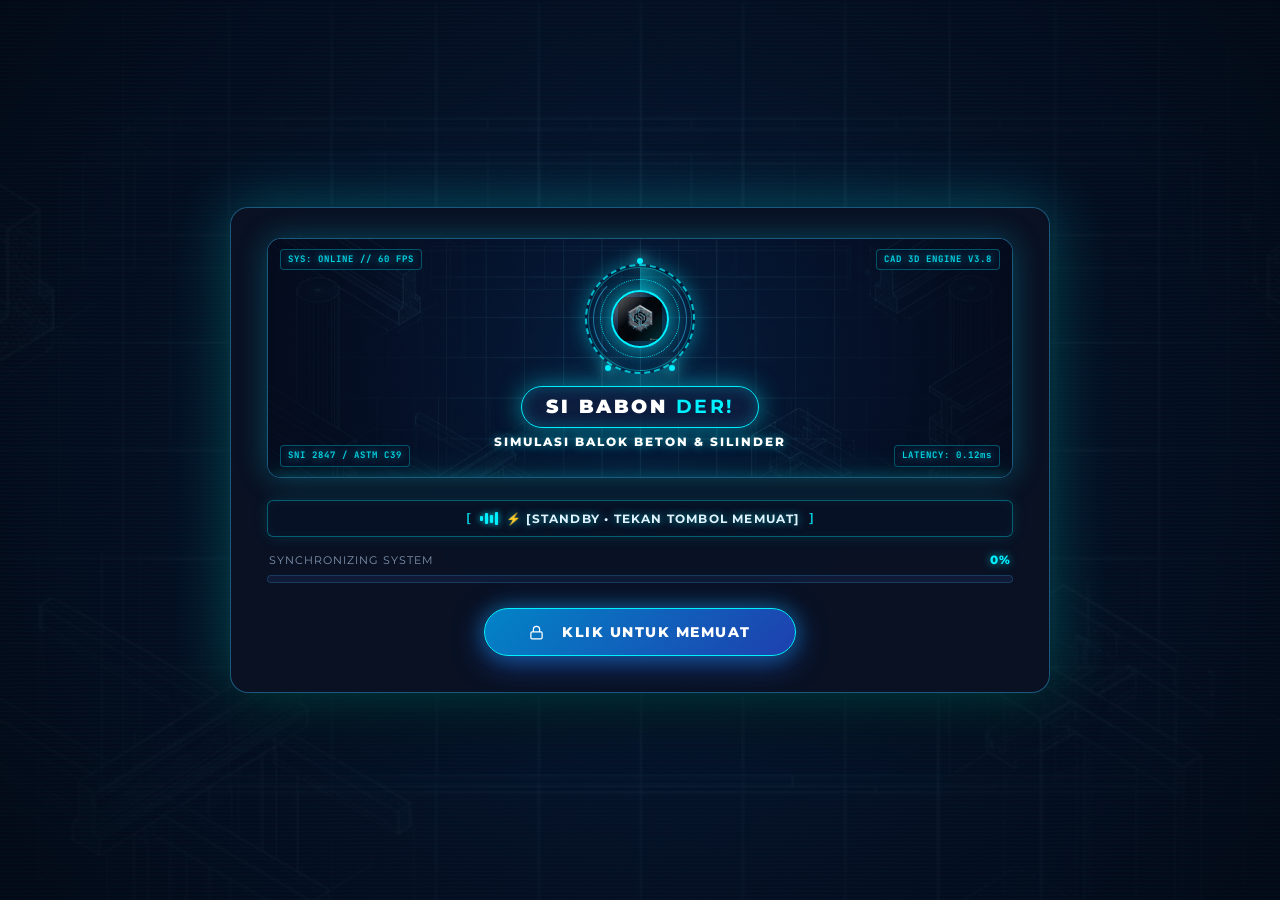
<file: index.html>
<!DOCTYPE html>
<html lang="id">
<head>
    <meta charset="UTF-8">
    <meta name="viewport" content="width=device-width, initial-scale=1.0">
    <title>Si Babon Der! - Simulasi Balok Beton &amp; Silinder</title>
    
    <!-- Favicon -->
    <link rel="icon" type="image/jpeg" href="static/logo-favicon.jpg">
    
    <!-- Google Fonts -->
    <link rel="preconnect" href="https://fonts.googleapis.com">
    <link rel="preconnect" href="https://fonts.gstatic.com" crossorigin>
    <link href="https://fonts.googleapis.com/css2?family=Chakra+Petch:wght@400;600;700&family=Inter:wght@300;400;500;600;700&family=JetBrains+Mono:wght@400;500;700&family=Montserrat:wght@500;600;700;800;900&display=swap" rel="stylesheet">
    
    <!-- Custom Engineering Stylesheet -->
    <link rel="stylesheet" href="static/style.css?v=20261123_01">
</head>
<body class="left-sidebar-collapsed right-sidebar-collapsed">

    <!-- ==========================================================================
         INTERACTIVE CAD BLUEPRINT LOADING / SPLASH SCREEN
         (Featuring Futuristic Holographic Motion Logo & Blueprint Architecture)
         ========================================================================== -->
    <div id="splash-screen">
        <div class="splash-futuristic-container">
            <!-- Blueprint Schematic Banner Card -->
            <div class="splash-banner-card">
                <img src="static/img/loading-screen-bg.jpg" alt="Si Babon Der CAD Blueprint" class="splash-blueprint-banner-img" onerror="this.onerror=null; this.src='static/img/splash-blueprint-bg.jpg';">
                
                <!-- Cyber Laser Scanner Beam -->
                <div class="splash-laser-scanner"></div>

                <!-- High-Tech Telemetry HUD Badges -->
                <div class="hud-corner-tag top-left">SYS: ONLINE // 60 FPS</div>
                <div class="hud-corner-tag top-right">CAD 3D ENGINE V3.8</div>
                <div class="hud-corner-tag bottom-left">SNI 2847 / ASTM C39</div>
                <div class="hud-corner-tag bottom-right">LATENCY: 0.12ms</div>

                <!-- Overlay with Futuristic Motion Logo -->
                <div class="splash-motion-overlay">
                    <!-- Futuristic Rotating HUD Rings & 3D Logo Core -->
                    <div class="splash-hud-portal">
                        <div class="hud-ring-outer"></div>
                        <div class="hud-ring-mid"></div>
                        <div class="hud-ring-radar"></div>
                        <div class="hud-ring-dashed"></div>
                        <div class="hud-particle-orbit">
                            <span class="hud-particle p1"></span>
                            <span class="hud-particle p2"></span>
                            <span class="hud-particle p3"></span>
                        </div>
                        <div class="hud-center-lens">
                            <img src="static/logo-favicon.jpg" alt="Logo" class="splash-logo-core" onerror="this.onerror=null; this.src='static/logo-favicon.jpeg.jpeg';">
                            <div class="lens-glare-sweep"></div>
                        </div>
                    </div>

                    <!-- Glowing Pill Title -->
                    <div class="splash-glow-badge">
                        <span>SI BABON <strong>DER!</strong></span>
                    </div>
                    <div class="splash-tagline">SIMULASI BALOK BETON &amp; SILINDER</div>
                </div>
            </div>

            <!-- Futuristic Audio Subtitle HUD -->
            <div class="splash-subtitle-container" id="splash-subtitle-container">
                <span class="subtitle-cyber-bracket">[</span>
                <div class="subtitle-waveform-indicator">
                    <span class="wave-bar w1"></span>
                    <span class="wave-bar w2"></span>
                    <span class="wave-bar w3"></span>
                    <span class="wave-bar w4"></span>
                </div>
                <div class="splash-audio-subtitle" id="splash-audio-subtitle">AUDIO SUBTITLE STANDBY</div>
                <span class="subtitle-cyber-bracket">]</span>
            </div>

            <!-- Progress Bar Header with Percentage Counter -->
            <div class="splash-progress-header">
                <span class="splash-progress-label">SYNCHRONIZING SYSTEM</span>
                <span class="splash-progress-pct" id="splash-progress-pct">0%</span>
            </div>

            <!-- Progress Bar -->
            <div class="splash-progress-track">
                <div class="splash-progress-bar" id="splash-progress-bar"></div>
            </div>

            <button class="btn-mulai-splash btn-splash-waiting" id="btn-mulai-splash" onclick="handleSplashButtonClick(event)">
                <svg class="splash-lock-icon" width="15" height="15" viewBox="0 0 24 24" fill="none" stroke="currentColor" stroke-width="2" style="margin-right: 8px;"><rect x="3" y="11" width="18" height="11" rx="2" ry="2"></rect><path d="M7 11V7a5 5 0 0 1 10 0v4"></path></svg>
                <span id="btn-mulai-label">KLIK UNTUK MEMUAT</span>
            </button>
        </div>
    </div>

    <!-- ==========================================================================
         TOP APP HEADER BAR (CLEAN & MINIMALIST)
         ========================================================================== -->
    <header class="app-header">
        <div class="brand-wrapper">
            <button class="btn-mobile-menu" onclick="toggleMobileMenu()" title="Toggle Navigation Menu">
                <svg width="18" height="18" viewBox="0 0 24 24" fill="none" stroke="currentColor" stroke-width="2.5"><line x1="3" y1="12" x2="21" y2="12"></line><line x1="3" y1="6" x2="21" y2="6"></line><line x1="3" y1="18" x2="21" y2="18"></line></svg>
            </button>
            <img src="static/logo-favicon.jpg" alt="Logo" class="brand-logo-img" onerror="this.onerror=null; this.src='static/logo-favicon.jpeg.jpeg';">
            <div class="brand-titles">
                <div class="brand-title">SI BABON <span>DER!</span></div>
                <div class="brand-subtitle">Simulasi Balok Beton &amp; Silinder</div>
            </div>
        </div>

        <!-- Teks Berjalan / Marquee Masa Pengembangan -->
        <div class="header-ticker-container" title="Status Pengembangan Aplikasi">
            <div class="ticker-badge">
                <span class="ticker-pulse-dot"></span>
                <span class="ticker-badge-text">PENGEMBANGAN</span>
            </div>
            <div class="ticker-marquee-wrapper">
                <div class="ticker-marquee-track">
                    <div class="ticker-marquee-half">
                        <span class="ticker-text-item">Website ini sedang dalam masa pengembangan, penyesuaian akan segera dilakukan dan fitur akan ditambahkan secara bertahap</span>
                        <span class="ticker-separator">✦</span>
                        <span class="ticker-text-item">Website ini sedang dalam masa pengembangan, penyesuaian akan segera dilakukan dan fitur akan ditambahkan secara bertahap</span>
                        <span class="ticker-separator">✦</span>
                    </div>
                    <div class="ticker-marquee-half" aria-hidden="true">
                        <span class="ticker-text-item">Website ini sedang dalam masa pengembangan, penyesuaian akan segera dilakukan dan fitur akan ditambahkan secara bertahap</span>
                        <span class="ticker-separator">✦</span>
                        <span class="ticker-text-item">Website ini sedang dalam masa pengembangan, penyesuaian akan segera dilakukan dan fitur akan ditambahkan secara bertahap</span>
                        <span class="ticker-separator">✦</span>
                    </div>
                </div>
            </div>
        </div>

                <!-- Header Right Action Tools -->
        <div class="header-right-tools">
            <button class="btn-lang-toggle" id="btn-lang-toggle" onclick="toggleLanguage()" title="Ganti Bahasa / Switch Language (ID / EN)">
                <span class="lang-tag lang-id active">ID</span>
                <span class="lang-sep">/</span>
                <span class="lang-tag lang-en">EN</span>
            </button>
            <button class="btn-header-toggle" id="btn-toggle-right-sidebar" onclick="toggleRightSidebar()" title="Sembunyikan/Tampilkan Panel Kontrol Kanan">
                <svg width="17" height="17" viewBox="0 0 24 24" fill="none" stroke="currentColor" stroke-width="2.2"><rect x="3" y="3" width="18" height="18" rx="2" ry="2"></rect><line x1="15" y1="3" x2="15" y2="21"></line><path id="right-sidebar-toggle-arrow" d="M10 9l3 3-3 3"></path></svg>
            </button>
        </div>
    </header>

    <!-- ==========================================================================
         MAIN APPLICATION LAYOUT
         ========================================================================== -->
    <div class="app-container">
        <!-- Sidebar Navigation -->
        <nav class="sidebar">
            <div class="sidebar-heading" id="sidebar-module-heading">WORKSPACE NAVIGATION</div>

            <div class="sidebar-nav-container" id="sidebar-nav-container">
                <button class="btn-nav active" onclick="switchTab(this, 'create')">
                    <img src="static/icons/menu-create.svg" alt="Create Element Logo" class="nav-btn-logo nav-logo-create">
                    <span>Create Element</span>
                </button>
                <button class="btn-nav" onclick="switchTab(this, 'loss')">
                    <img src="static/icons/menu-loss.svg" alt="Material Loss Logo" class="nav-btn-logo nav-logo-loss">
                    <span>Material Loss</span>
                </button>
                <button class="btn-nav" onclick="switchTab(this, 'pengujian')">
                    <img src="static/icons/menu-pengujian.svg" alt="Lab Testing Logo" class="nav-btn-logo nav-logo-pengujian">
                    <span>Lab Testing</span>
                    <span class="nav-badge">UTM</span>
                </button>
                <button class="btn-nav" onclick="switchTab(this, 'analisis')">
                    <img src="static/icons/menu-analisis.svg" alt="Analysis Report Logo" class="nav-btn-logo nav-logo-analisis">
                    <span>Analysis Report</span>
                </button>
                <button class="btn-nav" onclick="switchTab(this, 'rab')">
                    <img src="static/icons/menu-rab.svg" alt="Cost &amp; BoQ Logo" class="nav-btn-logo nav-logo-rab">
                    <span>Cost &amp; BoQ</span>
                </button>
                <button class="btn-nav" onclick="switchTab(this, 'karbon')">
                    <img src="static/icons/menu-karbon.svg" alt="Carbon Footprint Logo" class="nav-btn-logo nav-logo-karbon">
                    <span>Carbon Footprint</span>
                    <span class="nav-badge" style="color:var(--accent-emerald); border-color:var(--accent-emerald);">ECO</span>
                </button>
                <button class="btn-nav" onclick="switchTab(this, 'ekspor')">
                    <img src="static/icons/menu-ekspor.svg" alt="Export Report Logo" class="nav-btn-logo nav-logo-ekspor">
                    <span>Export Report</span>
                </button>
                <!-- REPOSITIONED: Structural Battle is below Export Report -->
                <button class="btn-nav" onclick="switchTab(this, 'pertempuran')">
                    <img src="static/logo-favicon.jpg" alt="Battle Logo" class="nav-btn-logo nav-logo-battle" onerror="this.onerror=null; this.src='static/logo-favicon.jpeg.jpeg';">
                    <span>Structural Battle</span>
                    <span class="nav-badge">BATTLE</span>
                </button>
            </div>

            <!-- CHAPTER / MODULE TESTING SWITCHER (STACKED CARDS WIDGET) -->
            <div class="sidebar-module-section" id="sidebar-module-section">
                <div class="module-switcher-header">
                    <div class="module-switcher-title">
                        <svg width="13" height="13" viewBox="0 0 24 24" fill="none" stroke="currentColor" stroke-width="2.2"><polygon points="12 2 2 7 12 12 22 7 12 2"></polygon><polyline points="2 17 12 22 22 17"></polyline><polyline points="2 12 12 17 22 12"></polyline></svg>
                        <span>TESTING CHAPTERS</span>
                    </div>
                    <span class="module-switcher-badge">SNI / ASTM</span>
                </div>
                
                <div class="module-stack-viewport" id="module-stack-viewport">
                    <!-- Dynamic Stack Cards Rendered by script.js -->
                </div>

                <div class="stack-controls-bar">
                    <button class="stack-cycle-btn" onclick="cycleModuleStack(-1)" title="Previous Chapter">
                        <svg width="12" height="12" viewBox="0 0 24 24" fill="none" stroke="currentColor" stroke-width="2.5"><polyline points="15 18 9 12 15 6"></polyline></svg>
                    </button>
                    <div class="stack-dots-indicator" id="stack-dots">
                        <!-- 4 indicator dots -->
                    </div>
                    <button class="stack-cycle-btn" onclick="cycleModuleStack(1)" title="Next Chapter">
                        <svg width="12" height="12" viewBox="0 0 24 24" fill="none" stroke="currentColor" stroke-width="2.5"><polyline points="9 18 15 12 9 6"></polyline></svg>
                    </button>
                </div>
            </div>
        </nav>

        <!-- Main Workspace (Center Canvas 3D & Right Control Panel) -->
        <main class="main-container">
                        <!-- Edge Triangle Toggle Buttons (Subtle, Semi-Transparent Pinned Tabs) -->
            <button id="btn-edge-left-toggle" class="btn-edge-toggle edge-left" onclick="toggleLeftSidebar()" title="Sembunyikan/Tampilkan Navigasi Kiri (Toggle Left Sidebar)">
                <svg width="8" height="10" viewBox="0 0 8 10" fill="currentColor">
                    <polygon points="1,1 7,5 1,9"></polygon>
                </svg>
            </button>
            <button id="btn-edge-right-toggle" class="btn-edge-toggle edge-right" onclick="toggleRightSidebar()" title="Sembunyikan/Tampilkan Panel Kontrol (Toggle Right Panel)">
                <svg width="8" height="10" viewBox="0 0 8 10" fill="currentColor">
                    <polygon points="1,1 7,5 1,9"></polygon>
                </svg>
            </button>

            <!-- Center 3D CAD Simulation Viewport -->
            <section class="canvas-area" id="canvas-view">
                <!-- Dynamic via JavaScript -->
            </section>

            <!-- Right Telemetry & Control Panel -->
            <aside class="control-panel" id="panel-view">
                <!-- Dynamic via JavaScript -->
            </aside>
        </main>
    </div>

    <!-- HUD Toast Notifications Container -->
    <div id="hud-toast-container"></div>

    <!-- Core Simulation Logic -->
    <script src="static/script.js?v=20261123_01"></script>
</body>
</html>
</file>
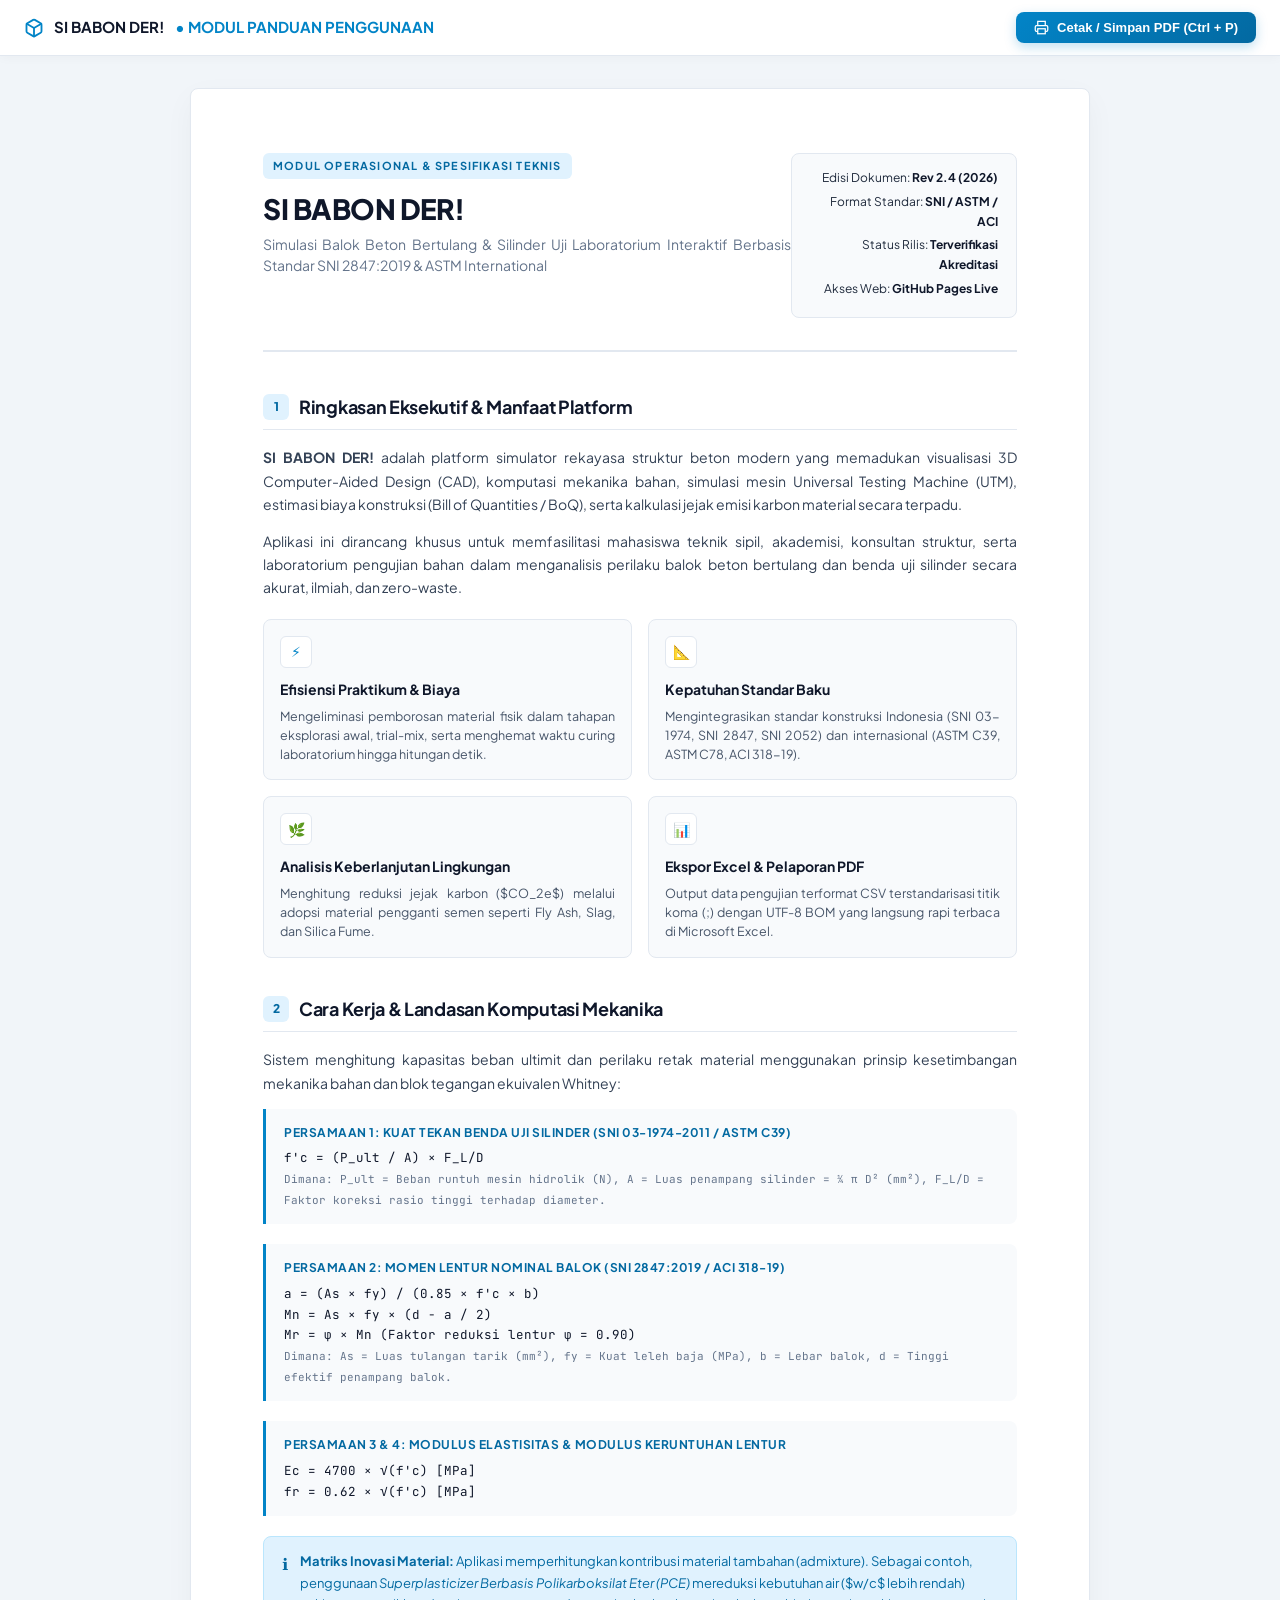
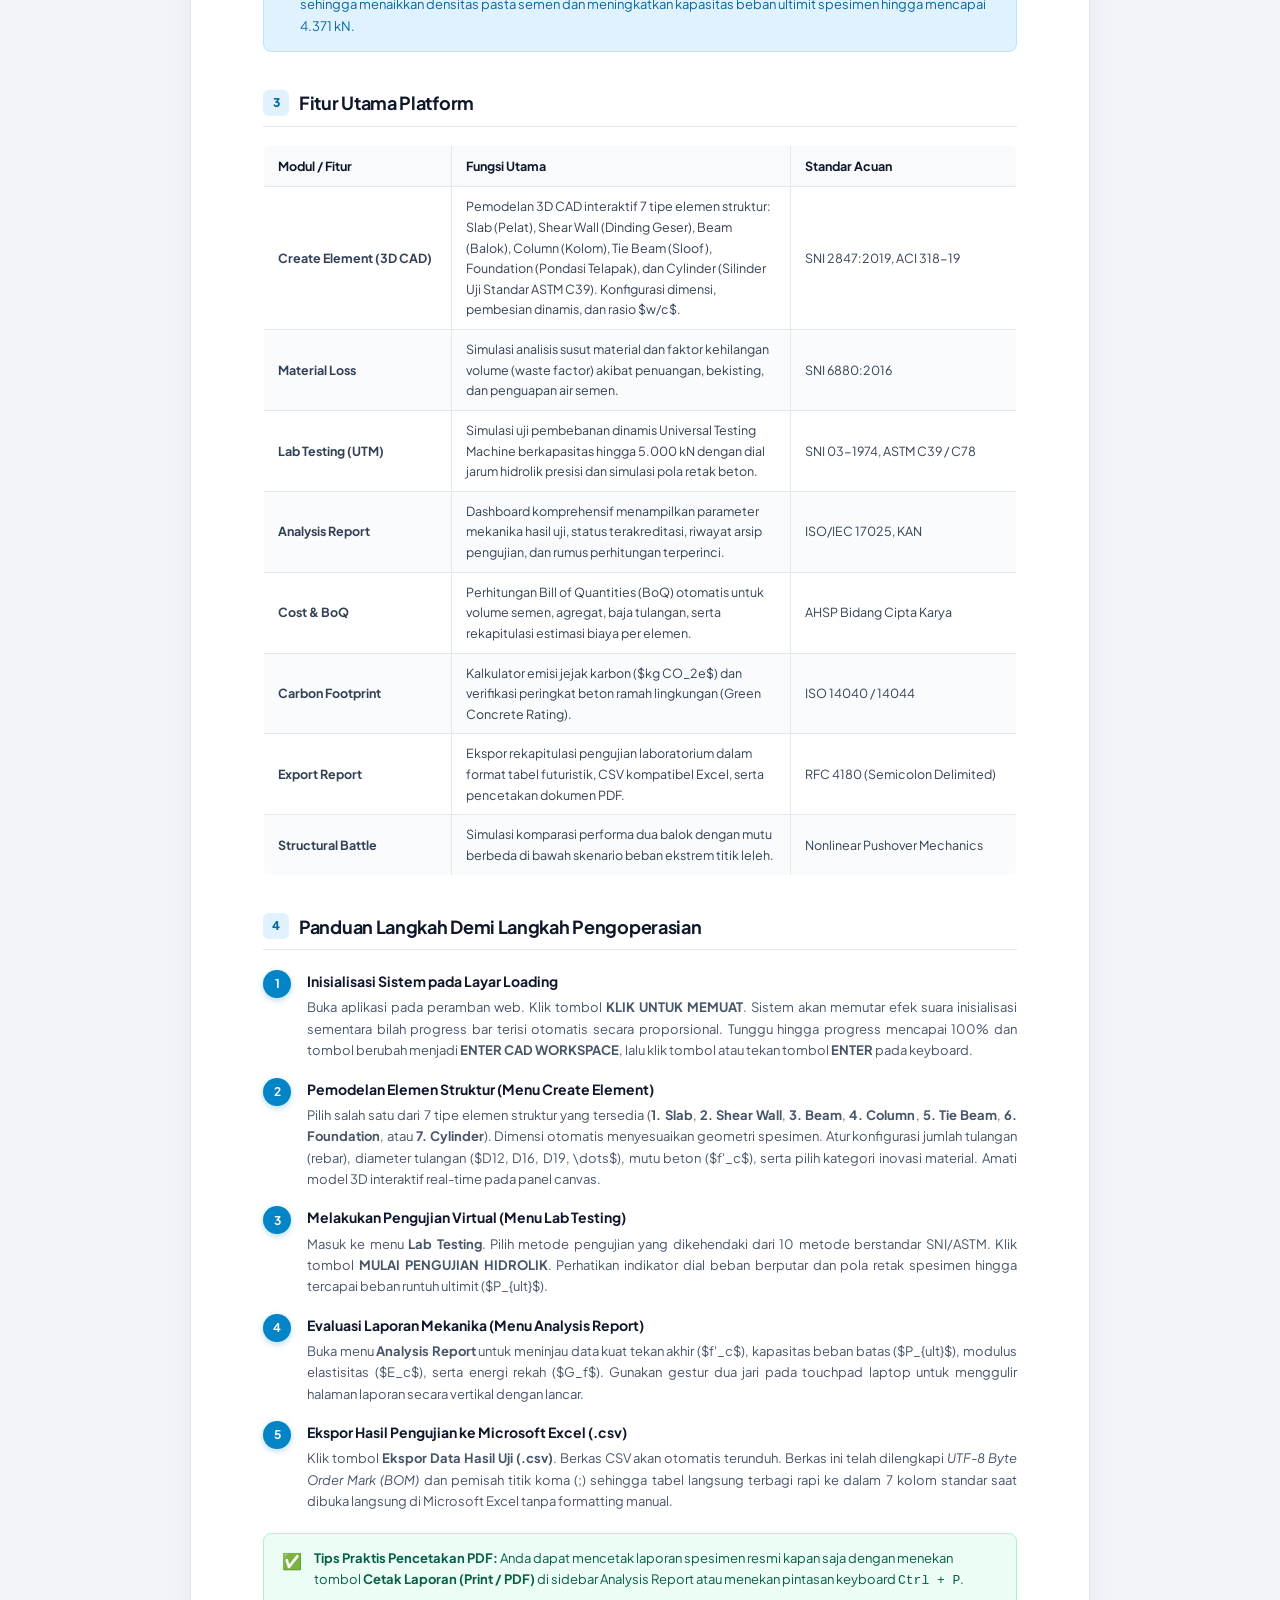
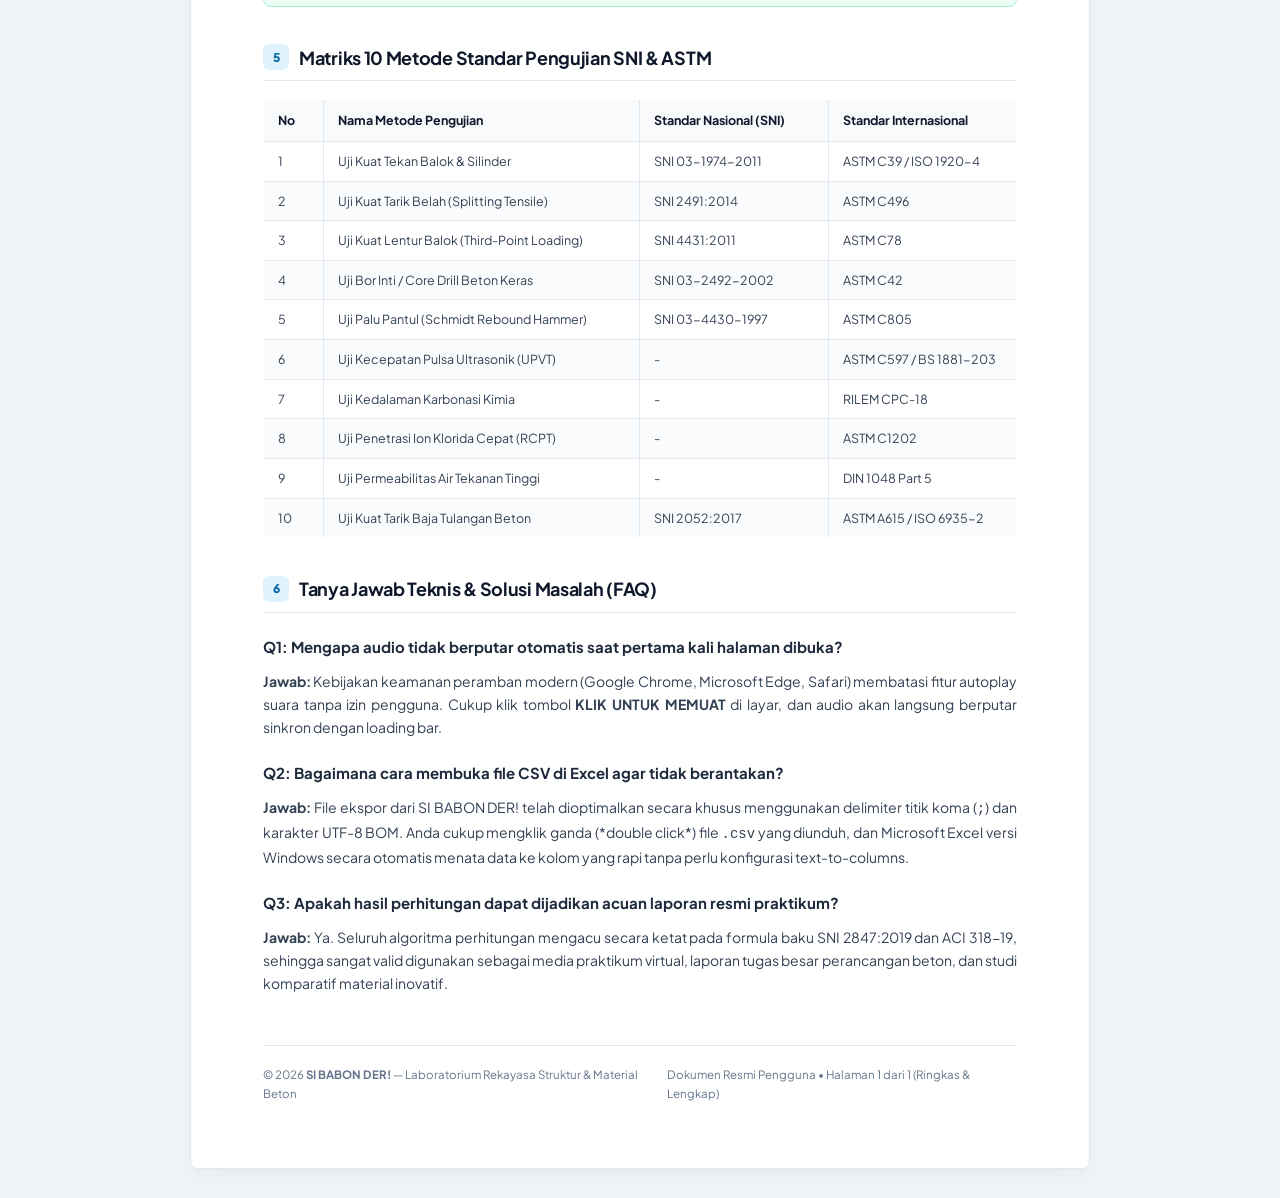
<file: modul_panduan_si_babon_der.html>
<!DOCTYPE html>
<html lang="id">
<head>
    <meta charset="UTF-8">
    <meta name="viewport" content="width=device-width, initial-scale=1.0">
    <title>Modul Panduan & Spesifikasi Teknis - SI BABON DER!</title>
    <link rel="preconnect" href="https://fonts.googleapis.com">
    <link rel="preconnect" href="https://fonts.gstatic.com" crossorigin>
    <link href="https://fonts.googleapis.com/css2?family=Plus+Jakarta+Sans:wght@300;400;500;600;700;800&family=JetBrains+Mono:wght@400;600&display=swap" rel="stylesheet">
    <style>
        :root {
            --primary: #0284c7;
            --primary-dark: #0369a1;
            --primary-light: #e0f2fe;
            --accent: #0ea5e9;
            --slate-900: #0f172a;
            --slate-800: #1e293b;
            --slate-700: #334155;
            --slate-600: #475569;
            --slate-500: #64748b;
            --slate-300: #cbd5e1;
            --slate-200: #e2e8f0;
            --slate-100: #f1f5f9;
            --slate-50: #f8fafc;
            --white: #ffffff;
            --emerald: #059669;
            --emerald-bg: #ecfdf5;
            --amber: #d97706;
            --amber-bg: #fffbeb;
        }

        * {
            box-sizing: border-box;
            margin: 0;
            padding: 0;
        }

        body {
            font-family: 'Plus Jakarta Sans', system-ui, -apple-system, sans-serif;
            background-color: var(--slate-100);
            color: var(--slate-800);
            line-height: 1.65;
            font-size: 14px;
            -webkit-font-smoothing: antialiased;
        }

        /* Top Action Bar (Screen Only) */
        .top-action-bar {
            position: sticky;
            top: 0;
            z-index: 100;
            background: rgba(255, 255, 255, 0.95);
            backdrop-filter: blur(10px);
            border-bottom: 1px solid var(--slate-200);
            padding: 12px 24px;
            display: flex;
            justify-content: space-between;
            align-items: center;
            box-shadow: 0 2px 10px rgba(0, 0, 0, 0.03);
        }

        .bar-brand {
            display: flex;
            align-items: center;
            gap: 10px;
            font-weight: 700;
            color: var(--slate-900);
            font-size: 15px;
        }

        .bar-brand span {
            color: var(--primary);
        }

        .btn-print {
            display: inline-flex;
            align-items: center;
            gap: 8px;
            background: linear-gradient(135deg, var(--primary) 0%, var(--primary-dark) 100%);
            color: var(--white);
            border: none;
            padding: 8px 18px;
            border-radius: 8px;
            font-size: 13px;
            font-weight: 600;
            cursor: pointer;
            box-shadow: 0 4px 12px rgba(2, 132, 199, 0.25);
            transition: all 0.2s ease;
        }

        .btn-print:hover {
            transform: translateY(-1px);
            box-shadow: 0 6px 16px rgba(2, 132, 199, 0.35);
        }

        /* Paper Document Layout */
        .doc-container {
            max-width: 900px;
            margin: 32px auto;
            background: var(--white);
            padding: 64px 72px;
            box-shadow: 0 10px 30px rgba(0, 0, 0, 0.04), 0 1px 3px rgba(0, 0, 0, 0.02);
            border-radius: 8px;
            border: 1px solid var(--slate-200);
        }

        /* Header Document Section */
        .doc-header {
            border-bottom: 2px solid var(--slate-200);
            padding-bottom: 32px;
            margin-bottom: 40px;
            display: flex;
            justify-content: space-between;
            align-items: flex-start;
        }

        .doc-header-left {
            max-width: 70%;
        }

        .doc-badge {
            display: inline-block;
            font-size: 11px;
            font-weight: 700;
            letter-spacing: 1.2px;
            text-transform: uppercase;
            padding: 4px 10px;
            border-radius: 6px;
            background: var(--primary-light);
            color: var(--primary-dark);
            margin-bottom: 12px;
        }

        .doc-title {
            font-size: 28px;
            font-weight: 800;
            color: var(--slate-900);
            line-height: 1.25;
            margin-bottom: 8px;
            letter-spacing: -0.5px;
        }

        .doc-subtitle {
            font-size: 14px;
            color: var(--slate-500);
            font-weight: 400;
            line-height: 1.5;
        }

        .doc-meta-card {
            background: var(--slate-50);
            border: 1px solid var(--slate-200);
            border-radius: 8px;
            padding: 14px 18px;
            font-size: 12px;
            text-align: right;
            min-width: 190px;
        }

        .doc-meta-card div {
            margin-bottom: 4px;
        }

        .doc-meta-card strong {
            color: var(--slate-900);
        }

        /* Typography & Headings */
        h2 {
            font-size: 18px;
            font-weight: 700;
            color: var(--slate-900);
            margin-top: 36px;
            margin-bottom: 16px;
            display: flex;
            align-items: center;
            gap: 10px;
            letter-spacing: -0.3px;
            padding-bottom: 8px;
            border-bottom: 1px solid var(--slate-200);
        }

        h2 .section-num {
            display: inline-flex;
            align-items: center;
            justify-content: center;
            width: 26px;
            height: 26px;
            background: var(--primary-light);
            color: var(--primary-dark);
            border-radius: 6px;
            font-size: 12px;
            font-weight: 800;
        }

        h3 {
            font-size: 15px;
            font-weight: 700;
            color: var(--slate-800);
            margin-top: 22px;
            margin-bottom: 10px;
        }

        p {
            margin-bottom: 14px;
            color: var(--slate-700);
            text-align: justify;
        }

        ul, ol {
            margin-left: 20px;
            margin-bottom: 16px;
            color: var(--slate-700);
        }

        li {
            margin-bottom: 6px;
        }

        /* Feature Cards Grid */
        .feature-grid {
            display: grid;
            grid-template-columns: repeat(2, 1fr);
            gap: 16px;
            margin: 20px 0;
        }

        .feature-card {
            border: 1px solid var(--slate-200);
            border-radius: 8px;
            padding: 16px;
            background: var(--slate-50);
            transition: border-color 0.2s ease;
        }

        .feature-card:hover {
            border-color: var(--primary);
        }

        .feature-icon {
            width: 32px;
            height: 32px;
            border-radius: 6px;
            background: var(--white);
            border: 1px solid var(--slate-200);
            display: flex;
            align-items: center;
            justify-content: center;
            color: var(--primary);
            font-weight: bold;
            margin-bottom: 10px;
        }

        .feature-title {
            font-size: 14px;
            font-weight: 700;
            color: var(--slate-900);
            margin-bottom: 6px;
        }

        .feature-desc {
            font-size: 12.5px;
            color: var(--slate-600);
            line-height: 1.5;
            margin-bottom: 0;
        }

        /* Tables */
        .doc-table {
            width: 100%;
            border-collapse: collapse;
            font-size: 12.5px;
            margin: 18px 0 24px 0;
            border: 1px solid var(--slate-200);
            border-radius: 6px;
            overflow: hidden;
        }

        .doc-table th {
            background: var(--slate-50);
            color: var(--slate-900);
            font-weight: 700;
            text-align: left;
            padding: 10px 14px;
            border-bottom: 1.5px solid var(--slate-200);
            border-right: 1px solid var(--slate-200);
        }

        .doc-table td {
            padding: 9px 14px;
            border-bottom: 1px solid var(--slate-200);
            border-right: 1px solid var(--slate-200);
            color: var(--slate-700);
        }

        .doc-table tr:last-child td {
            border-bottom: none;
        }

        .doc-table tr td:last-child, .doc-table tr th:last-child {
            border-right: none;
        }

        .doc-table tr:nth-child(even) td {
            background-color: #fafbfc;
        }

        /* Formulas & Code */
        .formula-box {
            background: var(--slate-50);
            border-left: 3px solid var(--primary);
            padding: 14px 18px;
            border-radius: 0 8px 8px 0;
            margin: 14px 0 20px 0;
            font-family: 'JetBrains Mono', monospace;
            font-size: 12.5px;
            color: var(--slate-900);
        }

        .formula-box .formula-title {
            font-family: 'Plus Jakarta Sans', sans-serif;
            font-weight: 700;
            font-size: 12px;
            color: var(--primary-dark);
            text-transform: uppercase;
            letter-spacing: 0.5px;
            margin-bottom: 6px;
        }

        /* Callout Alerts */
        .callout {
            border-radius: 8px;
            padding: 14px 18px;
            margin: 18px 0;
            font-size: 13px;
            display: flex;
            gap: 12px;
            align-items: flex-start;
        }

        .callout-info {
            background: var(--primary-light);
            border: 1px solid #bae6fd;
            color: #0369a1;
        }

        .callout-success {
            background: var(--emerald-bg);
            border: 1px solid #a7f3d0;
            color: #065f46;
        }

        .callout-icon {
            font-size: 16px;
            flex-shrink: 0;
        }

        /* Workflow Step-by-Step */
        .step-container {
            margin: 20px 0;
            display: flex;
            flex-direction: column;
            gap: 16px;
        }

        .step-item {
            display: flex;
            gap: 16px;
            align-items: flex-start;
        }

        .step-badge {
            width: 28px;
            height: 28px;
            border-radius: 50%;
            background: var(--primary);
            color: var(--white);
            display: flex;
            align-items: center;
            justify-content: center;
            font-weight: 700;
            font-size: 12px;
            flex-shrink: 0;
            box-shadow: 0 2px 6px rgba(2, 132, 199, 0.3);
        }

        .step-content {
            flex: 1;
        }

        .step-title {
            font-size: 14px;
            font-weight: 700;
            color: var(--slate-900);
            margin-bottom: 4px;
        }

        .step-desc {
            font-size: 13px;
            color: var(--slate-600);
            margin-bottom: 0;
        }

        /* Footer */
        .doc-footer {
            margin-top: 50px;
            padding-top: 20px;
            border-top: 1px solid var(--slate-200);
            display: flex;
            justify-content: space-between;
            align-items: center;
            color: var(--slate-500);
            font-size: 11.5px;
        }

        /* Print Media Styles */
        @media print {
            body {
                background: var(--white);
            }

            .top-action-bar {
                display: none;
            }

            .doc-container {
                max-width: 100%;
                margin: 0;
                padding: 0;
                box-shadow: none;
                border: none;
            }

            @page {
                size: A4;
                margin: 20mm 18mm 20mm 18mm;
            }

            h2 {
                page-break-after: avoid;
            }

            .feature-grid, .doc-table, .formula-box, .callout {
                page-break-inside: avoid;
            }

            a {
                text-decoration: none;
                color: inherit;
            }
        }
    </style>
</head>
<body>

    <!-- Action Bar (Screen Only) -->
    <div class="top-action-bar">
        <div class="bar-brand">
            <svg width="20" height="20" viewBox="0 0 24 24" fill="none" stroke="currentColor" stroke-width="2.2" stroke-linecap="round" stroke-linejoin="round" style="color:var(--primary);"><path d="M21 16V8a2 2 0 0 0-1-1.73l-7-4a2 2 0 0 0-2 0l-7 4A2 2 0 0 0 3 8v8a2 2 0 0 0 1 1.73l7 4a2 2 0 0 0 2 0l7-4A2 2 0 0 0 21 16z"></path><polyline points="3.27 6.96 12 12.01 20.73 6.96"></polyline><line x1="12" y1="22.08" x2="12" y2="12"></line></svg>
            SI BABON DER! <span>• MODUL PANDUAN PENGGUNAAN</span>
        </div>
        <button class="btn-print" onclick="window.print()">
            <svg width="15" height="15" viewBox="0 0 24 24" fill="none" stroke="currentColor" stroke-width="2"><polyline points="6 9 6 2 18 2 18 9"></polyline><path d="M6 18H4a2 2 0 0 1-2-2v-5a2 2 0 0 1 2-2h16a2 2 0 0 1 2 2v5a2 2 0 0 1-2 2h-2"></path><rect x="6" y="14" width="12" height="8"></rect></svg>
            Cetak / Simpan PDF (Ctrl + P)
        </button>
    </div>

    <!-- Main Printable Document Container -->
    <div class="doc-container">

        <!-- Header -->
        <header class="doc-header">
            <div class="doc-header-left">
                <span class="doc-badge">Modul Operasional & Spesifikasi Teknis</span>
                <h1 class="doc-title">SI BABON DER!</h1>
                <p class="doc-subtitle">Simulasi Balok Beton Bertulang & Silinder Uji Laboratorium Interaktif Berbasis Standar SNI 2847:2019 & ASTM International</p>
            </div>
            <div class="doc-meta-card">
                <div>Edisi Dokumen: <strong>Rev 2.4 (2026)</strong></div>
                <div>Format Standar: <strong>SNI / ASTM / ACI</strong></div>
                <div>Status Rilis: <strong>Terverifikasi Akreditasi</strong></div>
                <div>Akses Web: <strong>GitHub Pages Live</strong></div>
            </div>
        </header>

        <!-- Bab 1: Pendahuluan & Manfaat -->
        <section>
            <h2><span class="section-num">1</span> Ringkasan Eksekutif & Manfaat Platform</h2>
            <p>
                <strong>SI BABON DER!</strong> adalah platform simulator rekayasa struktur beton modern yang memadukan visualisasi 3D Computer-Aided Design (CAD), komputasi mekanika bahan, simulasi mesin Universal Testing Machine (UTM), estimasi biaya konstruksi (Bill of Quantities / BoQ), serta kalkulasi jejak emisi karbon material secara terpadu.
            </p>
            <p>
                Aplikasi ini dirancang khusus untuk memfasilitasi mahasiswa teknik sipil, akademisi, konsultan struktur, serta laboratorium pengujian bahan dalam menganalisis perilaku balok beton bertulang dan benda uji silinder secara akurat, ilmiah, dan zero-waste.
            </p>

            <div class="feature-grid">
                <div class="feature-card">
                    <div class="feature-icon">⚡</div>
                    <div class="feature-title">Efisiensi Praktikum & Biaya</div>
                    <p class="feature-desc">Mengeliminasi pemborosan material fisik dalam tahapan eksplorasi awal, trial-mix, serta menghemat waktu curing laboratorium hingga hitungan detik.</p>
                </div>
                <div class="feature-card">
                    <div class="feature-icon">📐</div>
                    <div class="feature-title">Kepatuhan Standar Baku</div>
                    <p class="feature-desc">Mengintegrasikan standar konstruksi Indonesia (SNI 03-1974, SNI 2847, SNI 2052) dan internasional (ASTM C39, ASTM C78, ACI 318-19).</p>
                </div>
                <div class="feature-card">
                    <div class="feature-icon">🌿</div>
                    <div class="feature-title">Analisis Keberlanjutan Lingkungan</div>
                    <p class="feature-desc">Menghitung reduksi jejak karbon ($CO_2e$) melalui adopsi material pengganti semen seperti Fly Ash, Slag, dan Silica Fume.</p>
                </div>
                <div class="feature-card">
                    <div class="feature-icon">📊</div>
                    <div class="feature-title">Ekspor Excel & Pelaporan PDF</div>
                    <p class="feature-desc">Output data pengujian terformat CSV terstandarisasi titik koma (;) dengan UTF-8 BOM yang langsung rapi terbaca di Microsoft Excel.</p>
                </div>
            </div>
        </section>

        <!-- Bab 2: Cara Kerja & Landasan Teori -->
        <section>
            <h2><span class="section-num">2</span> Cara Kerja & Landasan Komputasi Mekanika</h2>
            <p>
                Sistem menghitung kapasitas beban ultimit dan perilaku retak material menggunakan prinsip kesetimbangan mekanika bahan dan blok tegangan ekuivalen Whitney:
            </p>

            <div class="formula-box">
                <div class="formula-title">Persamaan 1: Kuat Tekan Benda Uji Silinder (SNI 03-1974-2011 / ASTM C39)</div>
                f'c = (P_ult / A) × F_L/D
                <br><span style="color:var(--slate-500); font-size:11px;">Dimana: P_ult = Beban runtuh mesin hidrolik (N), A = Luas penampang silinder = ¼ π D² (mm²), F_L/D = Faktor koreksi rasio tinggi terhadap diameter.</span>
            </div>

            <div class="formula-box">
                <div class="formula-title">Persamaan 2: Momen Lentur Nominal Balok (SNI 2847:2019 / ACI 318-19)</div>
                a = (As × fy) / (0.85 × f'c × b)
                <br>Mn = As × fy × (d - a / 2)
                <br>Mr = φ × Mn  (Faktor reduksi lentur φ = 0.90)
                <br><span style="color:var(--slate-500); font-size:11px;">Dimana: As = Luas tulangan tarik (mm²), fy = Kuat leleh baja (MPa), b = Lebar balok, d = Tinggi efektif penampang balok.</span>
            </div>

            <div class="formula-box">
                <div class="formula-title">Persamaan 3 & 4: Modulus Elastisitas & Modulus Keruntuhan Lentur</div>
                Ec = 4700 × √(f'c)   [MPa]
                <br>fr = 0.62 × √(f'c)   [MPa]
            </div>

            <div class="callout callout-info">
                <div class="callout-icon">ℹ️</div>
                <div>
                    <strong>Matriks Inovasi Material:</strong> Aplikasi memperhitungkan kontribusi material tambahan (admixture). Sebagai contoh, penggunaan <em>Superplasticizer Berbasis Polikarboksilat Eter (PCE)</em> mereduksi kebutuhan air ($w/c$ lebih rendah) sehingga menaikkan densitas pasta semen dan meningkatkan kapasitas beban ultimit spesimen hingga mencapai 4.371 kN.
                </div>
            </div>
        </section>

        <!-- Bab 3: Fitur-Fitur Utama -->
        <section>
            <h2><span class="section-num">3</span> Fitur Utama Platform</h2>

            <table class="doc-table">
                <thead>
                    <tr>
                        <th style="width: 25%;">Modul / Fitur</th>
                        <th style="width: 45%;">Fungsi Utama</th>
                        <th style="width: 30%;">Standar Acuan</th>
                    </tr>
                </thead>
                <tbody>
                    <tr>
                        <td><strong>Create Element (3D CAD)</strong></td>
                        <td>Pemodelan 3D CAD interaktif 7 tipe elemen struktur: Slab (Pelat), Shear Wall (Dinding Geser), Beam (Balok), Column (Kolom), Tie Beam (Sloof), Foundation (Pondasi Telapak), dan Cylinder (Silinder Uji Standar ASTM C39). Konfigurasi dimensi, pembesian dinamis, dan rasio $w/c$.</td>
                        <td>SNI 2847:2019, ACI 318-19</td>
                    </tr>
                    <tr>
                        <td><strong>Material Loss</strong></td>
                        <td>Simulasi analisis susut material dan faktor kehilangan volume (waste factor) akibat penuangan, bekisting, dan penguapan air semen.</td>
                        <td>SNI 6880:2016</td>
                    </tr>
                    <tr>
                        <td><strong>Lab Testing (UTM)</strong></td>
                        <td>Simulasi uji pembebanan dinamis Universal Testing Machine berkapasitas hingga 5.000 kN dengan dial jarum hidrolik presisi dan simulasi pola retak beton.</td>
                        <td>SNI 03-1974, ASTM C39 / C78</td>
                    </tr>
                    <tr>
                        <td><strong>Analysis Report</strong></td>
                        <td>Dashboard komprehensif menampilkan parameter mekanika hasil uji, status terakreditasi, riwayat arsip pengujian, dan rumus perhitungan terperinci.</td>
                        <td>ISO/IEC 17025, KAN</td>
                    </tr>
                    <tr>
                        <td><strong>Cost & BoQ</strong></td>
                        <td>Perhitungan Bill of Quantities (BoQ) otomatis untuk volume semen, agregat, baja tulangan, serta rekapitulasi estimasi biaya per elemen.</td>
                        <td>AHSP Bidang Cipta Karya</td>
                    </tr>
                    <tr>
                        <td><strong>Carbon Footprint</strong></td>
                        <td>Kalkulator emisi jejak karbon ($kg CO_2e$) dan verifikasi peringkat beton ramah lingkungan (Green Concrete Rating).</td>
                        <td>ISO 14040 / 14044</td>
                    </tr>
                    <tr>
                        <td><strong>Export Report</strong></td>
                        <td>Ekspor rekapitulasi pengujian laboratorium dalam format tabel futuristik, CSV kompatibel Excel, serta pencetakan dokumen PDF.</td>
                        <td>RFC 4180 (Semicolon Delimited)</td>
                    </tr>
                    <tr>
                        <td><strong>Structural Battle</strong></td>
                        <td>Simulasi komparasi performa dua balok dengan mutu berbeda di bawah skenario beban ekstrem titik leleh.</td>
                        <td>Nonlinear Pushover Mechanics</td>
                    </tr>
                </tbody>
            </table>
        </section>

        <!-- Bab 4: Panduan Pengoperasian -->
        <section>
            <h2><span class="section-num">4</span> Panduan Langkah Demi Langkah Pengoperasian</h2>

            <div class="step-container">
                <div class="step-item">
                    <div class="step-badge">1</div>
                    <div class="step-content">
                        <div class="step-title">Inisialisasi Sistem pada Layar Loading</div>
                        <p class="step-desc">Buka aplikasi pada peramban web. Klik tombol <strong>KLIK UNTUK MEMUAT</strong>. Sistem akan memutar efek suara inisialisasi sementara bilah progress bar terisi otomatis secara proporsional. Tunggu hingga progress mencapai 100% dan tombol berubah menjadi <strong>ENTER CAD WORKSPACE</strong>, lalu klik tombol atau tekan tombol <strong>ENTER</strong> pada keyboard.</p>
                    </div>
                </div>

                <div class="step-item">
                    <div class="step-badge">2</div>
                    <div class="step-content">
                        <div class="step-title">Pemodelan Elemen Struktur (Menu Create Element)</div>
                        <p class="step-desc">Pilih salah satu dari 7 tipe elemen struktur yang tersedia (<strong>1. Slab</strong>, <strong>2. Shear Wall</strong>, <strong>3. Beam</strong>, <strong>4. Column</strong>, <strong>5. Tie Beam</strong>, <strong>6. Foundation</strong>, atau <strong>7. Cylinder</strong>). Dimensi otomatis menyesuaikan geometri spesimen. Atur konfigurasi jumlah tulangan (rebar), diameter tulangan ($D12, D16, D19, \dots$), mutu beton ($f'_c$), serta pilih kategori inovasi material. Amati model 3D interaktif real-time pada panel canvas.</p>
                    </div>
                </div>

                <div class="step-item">
                    <div class="step-badge">3</div>
                    <div class="step-content">
                        <div class="step-title">Melakukan Pengujian Virtual (Menu Lab Testing)</div>
                        <p class="step-desc">Masuk ke menu <strong>Lab Testing</strong>. Pilih metode pengujian yang dikehendaki dari 10 metode berstandar SNI/ASTM. Klik tombol <strong>MULAI PENGUJIAN HIDROLIK</strong>. Perhatikan indikator dial beban berputar dan pola retak spesimen hingga tercapai beban runtuh ultimit ($P_{ult}$).</p>
                    </div>
                </div>

                <div class="step-item">
                    <div class="step-badge">4</div>
                    <div class="step-content">
                        <div class="step-title">Evaluasi Laporan Mekanika (Menu Analysis Report)</div>
                        <p class="step-desc">Buka menu <strong>Analysis Report</strong> untuk meninjau data kuat tekan akhir ($f'_c$), kapasitas beban batas ($P_{ult}$), modulus elastisitas ($E_c$), serta energi rekah ($G_f$). Gunakan gestur dua jari pada touchpad laptop untuk menggulir halaman laporan secara vertikal dengan lancar.</p>
                    </div>
                </div>

                <div class="step-item">
                    <div class="step-badge">5</div>
                    <div class="step-content">
                        <div class="step-title">Ekspor Hasil Pengujian ke Microsoft Excel (.csv)</div>
                        <p class="step-desc">Klik tombol <strong>Ekspor Data Hasil Uji (.csv)</strong>. Berkas CSV akan otomatis terunduh. Berkas ini telah dilengkapi <em>UTF-8 Byte Order Mark (BOM)</em> dan pemisah titik koma (;) sehingga tabel langsung terbagi rapi ke dalam 7 kolom standar saat dibuka langsung di Microsoft Excel tanpa formatting manual.</p>
                    </div>
                </div>
            </div>

            <div class="callout callout-success">
                <div class="callout-icon">✅</div>
                <div>
                    <strong>Tips Praktis Pencetakan PDF:</strong> Anda dapat mencetak laporan spesimen resmi kapan saja dengan menekan tombol <strong>Cetak Laporan (Print / PDF)</strong> di sidebar Analysis Report atau menekan pintasan keyboard <code>Ctrl + P</code>.
                </div>
            </div>
        </section>

        <!-- Bab 5: Standar Acuan -->
        <section>
            <h2><span class="section-num">5</span> Matriks 10 Metode Standar Pengujian SNI & ASTM</h2>

            <table class="doc-table">
                <thead>
                    <tr>
                        <th style="width: 8%;">No</th>
                        <th style="width: 42%;">Nama Metode Pengujian</th>
                        <th style="width: 25%;">Standar Nasional (SNI)</th>
                        <th style="width: 25%;">Standar Internasional</th>
                    </tr>
                </thead>
                <tbody>
                    <tr>
                        <td>1</td>
                        <td>Uji Kuat Tekan Balok & Silinder</td>
                        <td>SNI 03-1974-2011</td>
                        <td>ASTM C39 / ISO 1920-4</td>
                    </tr>
                    <tr>
                        <td>2</td>
                        <td>Uji Kuat Tarik Belah (Splitting Tensile)</td>
                        <td>SNI 2491:2014</td>
                        <td>ASTM C496</td>
                    </tr>
                    <tr>
                        <td>3</td>
                        <td>Uji Kuat Lentur Balok (Third-Point Loading)</td>
                        <td>SNI 4431:2011</td>
                        <td>ASTM C78</td>
                    </tr>
                    <tr>
                        <td>4</td>
                        <td>Uji Bor Inti / Core Drill Beton Keras</td>
                        <td>SNI 03-2492-2002</td>
                        <td>ASTM C42</td>
                    </tr>
                    <tr>
                        <td>5</td>
                        <td>Uji Palu Pantul (Schmidt Rebound Hammer)</td>
                        <td>SNI 03-4430-1997</td>
                        <td>ASTM C805</td>
                    </tr>
                    <tr>
                        <td>6</td>
                        <td>Uji Kecepatan Pulsa Ultrasonik (UPVT)</td>
                        <td>-</td>
                        <td>ASTM C597 / BS 1881-203</td>
                    </tr>
                    <tr>
                        <td>7</td>
                        <td>Uji Kedalaman Karbonasi Kimia</td>
                        <td>-</td>
                        <td>RILEM CPC-18</td>
                    </tr>
                    <tr>
                        <td>8</td>
                        <td>Uji Penetrasi Ion Klorida Cepat (RCPT)</td>
                        <td>-</td>
                        <td>ASTM C1202</td>
                    </tr>
                    <tr>
                        <td>9</td>
                        <td>Uji Permeabilitas Air Tekanan Tinggi</td>
                        <td>-</td>
                        <td>DIN 1048 Part 5</td>
                    </tr>
                    <tr>
                        <td>10</td>
                        <td>Uji Kuat Tarik Baja Tulangan Beton</td>
                        <td>SNI 2052:2017</td>
                        <td>ASTM A615 / ISO 6935-2</td>
                    </tr>
                </tbody>
            </table>
        </section>

        <!-- Bab 6: Troubleshooting & FAQ -->
        <section>
            <h2><span class="section-num">6</span> Tanya Jawab Teknis & Solusi Masalah (FAQ)</h2>

            <h3>Q1: Mengapa audio tidak berputar otomatis saat pertama kali halaman dibuka?</h3>
            <p>
                <strong>Jawab:</strong> Kebijakan keamanan peramban modern (Google Chrome, Microsoft Edge, Safari) membatasi fitur autoplay suara tanpa izin pengguna. Cukup klik tombol <strong>KLIK UNTUK MEMUAT</strong> di layar, dan audio akan langsung berputar sinkron dengan loading bar.
            </p>

            <h3>Q2: Bagaimana cara membuka file CSV di Excel agar tidak berantakan?</h3>
            <p>
                <strong>Jawab:</strong> File ekspor dari SI BABON DER! telah dioptimalkan secara khusus menggunakan delimiter titik koma (<code>;</code>) dan karakter UTF-8 BOM. Anda cukup mengklik ganda (*double click*) file <code>.csv</code> yang diunduh, dan Microsoft Excel versi Windows secara otomatis menata data ke kolom yang rapi tanpa perlu konfigurasi text-to-columns.
            </p>

            <h3>Q3: Apakah hasil perhitungan dapat dijadikan acuan laporan resmi praktikum?</h3>
            <p>
                <strong>Jawab:</strong> Ya. Seluruh algoritma perhitungan mengacu secara ketat pada formula baku SNI 2847:2019 dan ACI 318-19, sehingga sangat valid digunakan sebagai media praktikum virtual, laporan tugas besar perancangan beton, dan studi komparatif material inovatif.
            </p>
        </section>

        <!-- Document Footer -->
        <footer class="doc-footer">
            <div>© 2026 <strong>SI BABON DER!</strong> — Laboratorium Rekayasa Struktur & Material Beton</div>
            <div>Dokumen Resmi Pengguna • Halaman 1 dari 1 (Ringkas & Lengkap)</div>
        </footer>

    </div>

</body>
</html>
</file>
<file: static/style.css>
/* ==========================================================================
   SI BABON DER! - CIVIL ENGINEERING & CONCRETE SIMULATION
   Design System: Modern Industrial CAD & Civil Engineering (Sleek, Clean, Simple)
   Font: Montserrat Everywhere | Palette: Brighter Modern Navy & Neon Accents
   ========================================================================== */

@import url('https://fonts.googleapis.com/css2?family=JetBrains+Mono:wght@400;600;700&family=Montserrat:ital,wght@0,300;0,400;0,500;0,600;0,700;0,800;0,900;1,400;1,600&display=swap');

:root {
    /* Slightly Brighter Modern Slate/Navy Palette */
    --bg-void: #0b1426;
    --bg-base: #101d3b;
    --bg-surface: #16274e;
    --bg-card: rgba(22, 39, 78, 0.82);
    --bg-card-hover: rgba(30, 53, 106, 0.92);
    --bg-glass: rgba(18, 33, 66, 0.75);
    --bg-input: #0d1933;

    /* Workspace Structural Surface Tones (Default: Concrete Testing) */
    --bg-sidebar: rgba(14, 25, 51, 0.98);
    --bg-header: rgba(14, 25, 51, 0.95);
    --bg-panel: rgba(14, 25, 51, 0.96);
    --bg-canvas: radial-gradient(circle at 50% 50%, #172a56 0%, #0d1733 100%);
    --bg-banner: linear-gradient(135deg, rgba(16, 29, 59, 0.95) 0%, rgba(10, 18, 38, 0.95) 100%);

    /* Borders & Outlines */
    --border-dim: rgba(56, 189, 248, 0.2);
    --border-bright: rgba(56, 189, 248, 0.42);
    --border-glow: rgba(0, 240, 255, 0.55);

    /* Accents */
    --cyan-neon: #00f0ff;
    --blue-neon: #38bdf8;
    --blue-primary: #2563eb;
    --blue-dark: #1d4ed8;
    --accent-emerald: #10b981;
    --accent-amber: #f59e0b;
    --accent-crimson: #ef4444;
    --accent-purple: #a855f7;
    --accent-gold: #fbbf24;

    /* Dynamic Chapter Workspace Accent Variables */
    --chapter-accent: var(--cyan-neon);
    --chapter-accent-glow: rgba(0, 240, 255, 0.25);
    --chapter-accent-dim: rgba(0, 240, 255, 0.08);
    --chapter-accent-border: rgba(0, 240, 255, 0.35);

    /* Text Colors (Crisp & High Contrast) */
    --text-pure: #ffffff;
    --text-primary: #f8fafc;
    --text-secondary: #cbd5e1;
    --text-muted: #8194b0;
    --text-dim: #5c7090;

    /* Typography: Montserrat Universally Applied */
    --font-sans: 'Montserrat', sans-serif;
    --font-heading: 'Montserrat', sans-serif;
    --font-mono: 'JetBrains Mono', 'Montserrat', monospace;

    /* Elevation & Glow */
    --glow-cyan: 0 0 20px rgba(0, 240, 255, 0.35);
    --glow-blue: 0 0 25px rgba(56, 189, 248, 0.3);
    --glow-emerald: 0 0 20px rgba(16, 185, 129, 0.35);
    --glow-crimson: 0 0 20px rgba(239, 68, 68, 0.4);
    --shadow-card: 0 8px 30px 0 rgba(0, 0, 0, 0.35);

    /* Transitions */
    --transition-fast: 0.15s cubic-bezier(0.4, 0, 0.2, 1);
    --transition-norm: 0.25s cubic-bezier(0.4, 0, 0.2, 1);
    --transition-slow: 0.4s cubic-bezier(0.4, 0, 0.2, 1);
}

/* Base Reset & Box Sizing */
*, *::before, *::after {
    box-sizing: border-box;
    margin: 0;
    padding: 0;
    font-family: var(--font-sans);
    -webkit-font-smoothing: antialiased;
    -moz-osx-font-smoothing: grayscale;
}

html, body {
    width: 100%;
    height: 100%;
    background-color: var(--bg-void);
    color: var(--text-primary);
    font-family: var(--font-sans);
    font-size: 13px;
    line-height: 1.5;
    overflow: hidden;
    user-select: none;
}

/* Custom Scrollbar */
::-webkit-scrollbar {
    width: 6px;
    height: 6px;
}
::-webkit-scrollbar-track {
    background: rgba(11, 20, 38, 0.8);
}
::-webkit-scrollbar-thumb {
    background: rgba(56, 189, 248, 0.35);
    border-radius: 4px;
}
::-webkit-scrollbar-thumb:hover {
    background: var(--cyan-neon);
    box-shadow: 0 0 8px var(--cyan-neon);
}

/* ==========================================================================
   APP HEADER
   ========================================================================== */
.app-header {
    height: 58px;
    min-height: 58px;
    background: var(--bg-header, rgba(14, 25, 51, 0.95));
    backdrop-filter: blur(14px);
    border-bottom: 1px solid var(--border-dim);
    transition: width 0.3s cubic-bezier(0.4, 0, 0.2, 1), min-width 0.3s cubic-bezier(0.4, 0, 0.2, 1), padding 0.3s ease, opacity 0.2s ease, background 0.35s ease, border-color 0.35s ease;
    display: flex;
    align-items: center;
    justify-content: space-between;
    padding: 0 20px;
    position: relative;
    z-index: 100;
}

.brand-wrapper {
    display: flex;
    align-items: center;
    gap: 12px;
    flex-shrink: 0;
}

.brand-logo-img {
    width: 38px;
    height: 38px;
    border-radius: 9px;
    object-fit: cover;
    border: 1.5px solid var(--border-bright);
    box-shadow: 0 0 15px rgba(0, 240, 255, 0.3);
}

.brand-titles {
    display: flex;
    flex-direction: column;
}

.brand-title {
    font-size: 15px;
    font-weight: 800;
    letter-spacing: 1.2px;
    color: var(--text-pure);
    text-transform: uppercase;
    display: flex;
    align-items: center;
    gap: 6px;
}

.brand-title span {
    color: var(--cyan-neon);
    text-shadow: 0 0 10px rgba(0, 240, 255, 0.4);
}

.brand-subtitle {
    font-size: 10.5px;
    color: var(--text-secondary);
    font-weight: 600;
    letter-spacing: 0.6px;
}

/* ==========================================================================
   HEADER RUNNING TEXT / TICKER (PENGEMBANGAN FITUR)
   ========================================================================== */
.header-ticker-container {
    flex: 1;
    min-width: 0;
    max-width: 820px;
    margin-left: 20px;
    display: flex;
    align-items: center;
    background: rgba(8, 18, 42, 0.72);
    border: 1px solid rgba(0, 240, 255, 0.28);
    border-radius: 24px;
    height: 34px;
    padding: 0 10px 0 6px;
    position: relative;
    box-shadow: inset 0 0 10px rgba(0, 240, 255, 0.05), 0 2px 8px rgba(0, 0, 0, 0.3);
    overflow: hidden;
}

.ticker-badge {
    display: inline-flex;
    align-items: center;
    gap: 6px;
    background: linear-gradient(135deg, rgba(0, 240, 255, 0.16), rgba(14, 165, 233, 0.25));
    border: 1px solid rgba(0, 240, 255, 0.45);
    border-radius: 16px;
    padding: 3px 9px;
    font-size: 10px;
    font-weight: 800;
    letter-spacing: 0.8px;
    color: var(--cyan-neon);
    text-transform: uppercase;
    box-shadow: 0 0 8px rgba(0, 240, 255, 0.2);
    flex-shrink: 0;
    z-index: 2;
    cursor: default;
}

.ticker-pulse-dot {
    width: 6px;
    height: 6px;
    border-radius: 50%;
    background: #00f0ff;
    box-shadow: 0 0 8px #00f0ff;
    animation: tickerPulse 1.8s infinite ease-in-out;
}

@keyframes tickerPulse {
    0%, 100% { opacity: 1; transform: scale(1); filter: drop-shadow(0 0 3px #00f0ff); }
    50% { opacity: 0.35; transform: scale(0.8); filter: none; }
}

.ticker-marquee-wrapper {
    flex: 1;
    min-width: 0;
    overflow: hidden;
    margin-left: 10px;
    position: relative;
    display: flex;
    align-items: center;
    mask-image: linear-gradient(to right, transparent 0, black 14px, black calc(100% - 14px), transparent 100%);
    -webkit-mask-image: linear-gradient(to right, transparent 0, black 14px, black calc(100% - 14px), transparent 100%);
}

.ticker-marquee-track {
    display: flex;
    width: max-content;
    will-change: transform;
    animation: tickerSeamlessScroll 28s linear infinite;
}

.ticker-marquee-track:hover {
    animation-play-state: paused;
}

.ticker-marquee-half {
    display: inline-flex;
    align-items: center;
    white-space: nowrap;
    flex-shrink: 0;
}

.ticker-text-item {
    font-size: 11.5px;
    font-weight: 600;
    letter-spacing: 0.35px;
    color: #e2e8f0;
    display: inline-flex;
    align-items: center;
}

.ticker-separator {
    color: var(--cyan-neon);
    font-size: 9px;
    margin: 0 20px;
    opacity: 0.8;
    text-shadow: 0 0 6px rgba(0, 240, 255, 0.6);
}

@keyframes tickerSeamlessScroll {
    0% {
        transform: translateX(0);
    }
    100% {
        transform: translateX(-50%);
    }
}

/* Header Telemetry */
.header-telemetry {
    display: flex;
    align-items: center;
    gap: 14px;
}

.telemetry-item {
    display: flex;
    align-items: center;
    gap: 8px;
    font-size: 11px;
    font-weight: 700;
    color: var(--text-secondary);
    background: rgba(22, 39, 78, 0.7);
    padding: 6px 12px;
    border-radius: 7px;
    border: 1px solid var(--border-dim);
}

.telemetry-item.status-online i {
    color: var(--accent-emerald);
    font-size: 8px;
    animation: radarPulse 2s infinite ease-in-out;
}

.telemetry-item.standard-badge {
    color: var(--cyan-neon);
    border-color: rgba(0, 240, 255, 0.3);
}

@keyframes radarPulse {
    0%, 100% { opacity: 1; transform: scale(1); filter: drop-shadow(0 0 2px #10b981); }
    50% { opacity: 0.4; transform: scale(0.85); filter: none; }
}

.header-actions {
    display: flex;
    align-items: center;
    gap: 10px;
}

.btn-header-action {
    background: rgba(22, 39, 78, 0.75);
    border: 1px solid var(--border-dim);
    color: var(--text-secondary);
    padding: 7px 14px;
    border-radius: 7px;
    font-size: 11.5px;
    font-weight: 700;
    cursor: pointer;
    display: flex;
    align-items: center;
    gap: 7px;
    transition: var(--transition-fast);
}

.btn-header-action:hover {
    color: var(--text-pure);
    border-color: var(--border-bright);
    background: var(--bg-card-hover);
    box-shadow: 0 0 12px rgba(56, 189, 248, 0.25);
}

.btn-mobile-menu {
    display: none;
    background: transparent;
    border: 1px solid var(--border-dim);
    color: var(--text-primary);
    width: 36px;
    height: 36px;
    border-radius: 7px;
    font-size: 16px;
    cursor: pointer;
}

/* ==========================================================================
   LAYOUT
   ========================================================================== */
.app-container {
    display: flex;
    height: calc(100vh - 58px);
    width: 100%;
    position: relative;
    overflow: hidden;
    background: var(--bg-base);
    transition: background 0.35s ease;
}

/* ==========================================================================
   SIDEBAR
   ========================================================================== */
.sidebar {
    width: 236px;
    min-width: 236px;
    background: var(--bg-sidebar, rgba(14, 25, 51, 0.98));
    backdrop-filter: blur(16px);
    border-right: 1px solid var(--border-dim);
    transition: width 0.3s cubic-bezier(0.4, 0, 0.2, 1), min-width 0.3s cubic-bezier(0.4, 0, 0.2, 1), padding 0.3s ease, opacity 0.2s ease, transform var(--transition-norm), background 0.35s ease, border-color 0.35s ease;
    display: flex;
    flex-direction: column;
    padding: 14px 12px 10px 12px;
    gap: 6px;
    z-index: 40;
    overflow: hidden;
    height: 100%;
    box-sizing: border-box;
    position: relative;
}

body.left-sidebar-collapsed .sidebar {
    width: 0 !important;
    min-width: 0 !important;
    max-width: 0 !important;
    padding: 0 !important;
    border-right: none !important;
    opacity: 0 !important;
    pointer-events: none !important;
    overflow: hidden !important;
}

.sidebar-heading {
    font-size: 10px;
    font-weight: 800;
    text-transform: uppercase;
    letter-spacing: 1.2px;
    color: var(--chapter-accent, var(--text-muted));
    padding: 8px 10px 4px 10px;
    margin-top: 2px;
    transition: color var(--transition-norm);
}

.btn-nav {
    width: 100%;
    padding: 11px 14px;
    border-radius: 8px;
    border: 1px solid transparent;
    background: transparent;
    color: var(--text-secondary);
    font-size: 12px;
    font-weight: 700;
    text-align: left;
    cursor: pointer;
    transition: all var(--transition-fast);
    display: flex;
    align-items: center;
    gap: 12px;
    position: relative;
}

.btn-nav i {
    font-size: 14px;
    width: 18px;
    text-align: center;
    color: var(--text-muted);
    transition: color var(--transition-fast);
}

.btn-nav:hover {
    background: rgba(22, 39, 78, 0.65);
    color: var(--text-pure);
    border-color: rgba(56, 189, 248, 0.2);
}

.btn-nav:hover i {
    color: var(--cyan-neon);
}

.btn-nav.active {
    background: linear-gradient(90deg, var(--chapter-accent-dim, rgba(37, 99, 235, 0.35)) 0%, rgba(22, 39, 78, 0.85) 100%);
    color: var(--text-pure);
    border-color: var(--chapter-accent-border, var(--border-bright));
    box-shadow: inset 3px 0 0 var(--chapter-accent, var(--cyan-neon)), 0 4px 16px var(--chapter-accent-glow, rgba(37, 99, 235, 0.3));
}

.btn-nav.active i {
    color: var(--chapter-accent, var(--cyan-neon));
    filter: drop-shadow(0 0 6px var(--chapter-accent, var(--cyan-neon)));
}

.nav-btn-logo {
    width: 22px;
    height: 22px;
    object-fit: contain;
    border-radius: 6px;
    border: 1px solid var(--border-bright);
    background: rgba(13, 26, 51, 0.85);
    padding: 1.5px;
    filter: drop-shadow(0 0 4px rgba(56, 189, 248, 0.35));
    transition: transform var(--transition-fast), filter var(--transition-fast), border-color var(--transition-fast);
    flex-shrink: 0;
}

.btn-nav:hover .nav-btn-logo,
.btn-nav.active .nav-btn-logo {
    transform: scale(1.18);
    border-color: var(--cyan-neon);
    filter: drop-shadow(0 0 8px var(--cyan-neon));
}

/* Specific Menu Theme Colors on Hover & Active */
.btn-nav:hover .nav-logo-create, .btn-nav.active .nav-logo-create {
    border-color: #00f0ff;
    filter: drop-shadow(0 0 8px rgba(0, 240, 255, 0.75));
}
.btn-nav:hover .nav-logo-loss, .btn-nav.active .nav-logo-loss {
    border-color: #fbbf24;
    filter: drop-shadow(0 0 8px rgba(251, 191, 36, 0.75));
}
.btn-nav:hover .nav-logo-battle, .btn-nav.active .nav-logo-battle {
    border-color: #ef4444;
    filter: drop-shadow(0 0 8px rgba(239, 68, 68, 0.75));
}
.btn-nav:hover .nav-logo-pengujian, .btn-nav.active .nav-logo-pengujian {
    border-color: #818cf8;
    filter: drop-shadow(0 0 8px rgba(129, 140, 248, 0.75));
}
.btn-nav:hover .nav-logo-analisis, .btn-nav.active .nav-logo-analisis {
    border-color: #38bdf8;
    filter: drop-shadow(0 0 8px rgba(56, 189, 248, 0.75));
}
.btn-nav:hover .nav-logo-rab, .btn-nav.active .nav-logo-rab {
    border-color: #10b981;
    filter: drop-shadow(0 0 8px rgba(16, 185, 129, 0.75));
}
.btn-nav:hover .nav-logo-karbon, .btn-nav.active .nav-logo-karbon {
    border-color: #34d399;
    filter: drop-shadow(0 0 8px rgba(52, 211, 153, 0.75));
}
.btn-nav:hover .nav-logo-ekspor, .btn-nav.active .nav-logo-ekspor {
    border-color: #818cf8;
    filter: drop-shadow(0 0 8px rgba(129, 140, 248, 0.75));
}

.nav-badge {
    margin-left: auto;
    font-size: 9.5px;
    font-family: var(--font-mono);
    font-weight: 700;
    padding: 2px 7px;
    border-radius: 4px;
    background: var(--chapter-accent-dim, rgba(56, 189, 248, 0.2));
    color: var(--chapter-accent, var(--blue-neon));
    border: 1px solid var(--chapter-accent-border, rgba(56, 189, 248, 0.35));
    transition: all var(--transition-fast);
}

.sidebar-footer {
    margin-top: auto;
    padding-top: 14px;
    border-top: 1px solid var(--border-dim);
}

.cad-badge-card {
    background: rgba(18, 33, 66, 0.6);
    border: 1px solid var(--border-dim);
    border-radius: 8px;
    padding: 10px 12px;
    display: flex;
    flex-direction: column;
    gap: 4px;
}

.cad-badge-title {
    font-size: 10.5px;
    font-weight: 800;
    color: var(--blue-neon);
    text-transform: uppercase;
    letter-spacing: 0.6px;
    display: flex;
    align-items: center;
    gap: 6px;
}

.cad-badge-text {
    font-size: 10.5px;
    color: var(--text-muted);
    font-weight: 500;
    line-height: 1.4;
}

/* ==========================================================================
   MAIN CONTENT AREA
   ========================================================================== */
.main-container {
    flex: 1;
    display: flex;
    height: 100%;
    overflow: hidden;
    position: relative;
    background: var(--bg-base);
    transition: background 0.35s ease;
}

/* ==========================================================================
   CAD 3D VIEWPORT CANVAS
   ========================================================================== */
.canvas-area {
    flex: 1;
    background: var(--bg-canvas, radial-gradient(circle at 50% 50%, #172a56 0%, #0d1733 100%));
    position: relative;
    display: flex;
    flex-direction: column;
    align-items: center;
    justify-content: center;
    perspective: 1800px;
    overflow: hidden;
    cursor: grab;
    transition: background 0.35s ease;
}

.canvas-area:active {
    cursor: grabbing;
}

.canvas-area::before {
    content: '';
    position: absolute;
    inset: 0;
    background-image: 
        radial-gradient(circle, rgba(56, 189, 248, 0.12) 1px, transparent 1px),
        linear-gradient(rgba(56, 189, 248, 0.05) 1px, transparent 1px),
        linear-gradient(90deg, rgba(56, 189, 248, 0.05) 1px, transparent 1px);
    background-size: 40px 40px, 120px 120px, 120px 120px;
    pointer-events: none;
    z-index: 1;
}

/* 3D Viewport */
.cad-viewport {
    position: relative;
    width: 100%;
    height: 100%;
    display: flex;
    align-items: center;
    justify-content: center;
    transform-style: preserve-3d;
    transition: transform 0.05s ease-out;
    z-index: 2;
}

/* Lantai Grid AutoCAD 3D */
.cad-grid-floor {
    position: absolute;
    width: 4000px;
    height: 4000px;
    background-image: 
        linear-gradient(rgba(56, 189, 248, 0.22) 1.5px, transparent 1.5px),
        linear-gradient(90deg, rgba(56, 189, 248, 0.22) 1.5px, transparent 1.5px);
    background-size: 50px 50px;
    transform: rotateX(76deg) translateZ(-160px);
    transform-style: preserve-3d;
    box-shadow: inset 0 0 200px rgba(56, 189, 248, 0.3);
    border: 1px solid rgba(56, 189, 248, 0.3);
    mask-image: radial-gradient(circle at 50% 50%, black 45%, transparent 85%);
    -webkit-mask-image: radial-gradient(circle at 50% 50%, black 45%, transparent 85%);
    pointer-events: none;
}

/* Sumbu Koordinat XYZ */
.axis-x, .axis-y, .axis-z {
    position: absolute;
    pointer-events: none;
}

.axis-x {
    width: 1400px;
    height: 2.5px;
    background: linear-gradient(90deg, transparent, #ef4444 30%, #ff6b6b 70%, transparent);
    box-shadow: 0 0 12px rgba(239, 68, 68, 0.85);
    transform: rotateY(90deg);
}

.axis-y {
    width: 2.5px;
    height: 1400px;
    background: linear-gradient(180deg, transparent, #10b981 30%, #34d399 70%, transparent);
    box-shadow: 0 0 12px rgba(16, 185, 129, 0.85);
    transform: translateY(-80px);
}

.axis-z {
    width: 1400px;
    height: 2.5px;
    background: linear-gradient(90deg, transparent, #00f0ff 30%, #38bdf8 70%, transparent);
    box-shadow: 0 0 12px rgba(0, 240, 255, 0.85);
}

.axis-label {
    position: absolute;
    font-size: 11px;
    font-weight: 800;
    font-family: var(--font-mono);
    padding: 3px 8px;
    border-radius: 4px;
    pointer-events: none;
}
.label-x { color: #ef4444; background: rgba(239, 68, 68, 0.25); border: 1px solid rgba(239, 68, 68, 0.5); bottom: 15px; right: 25px; }
.label-y { color: #10b981; background: rgba(16, 185, 129, 0.25); border: 1px solid rgba(16, 185, 129, 0.5); top: 25px; right: 25px; }
.label-z { color: var(--cyan-neon); background: rgba(0, 240, 255, 0.25); border: 1px solid rgba(0, 240, 255, 0.5); bottom: 15px; left: 25px; }

/* 3D Model Scene */
.scene-3d {
    position: relative;
    transform-style: preserve-3d;
    transform: rotateX(var(--rot-x, -22deg)) rotateY(var(--rot-y, 35deg));
    transition: width 0.15s ease-out, height 0.15s ease-out;
    z-index: 5;
}

/* 3D BALOK / BEAM */
.cube-3d {
    position: relative;
    transform-style: preserve-3d;
}

.face {
    position: absolute;
    border: 1.5px solid rgba(56, 189, 248, 0.9);
    background: linear-gradient(135deg, rgba(28, 52, 104, 0.72) 0%, rgba(16, 30, 62, 0.88) 100%);
    box-shadow: inset 0 0 35px rgba(56, 189, 248, 0.3), 0 0 15px rgba(56, 189, 248, 0.2);
    backdrop-filter: blur(2px);
    display: flex;
    align-items: center;
    justify-content: center;
    font-family: var(--font-mono);
    font-weight: 700;
    color: rgba(56, 189, 248, 0.65);
    font-size: 11px;
}

.cube-3d.solid-mode .face {
    background: linear-gradient(135deg, rgba(55, 68, 92, 0.9) 0%, rgba(32, 42, 60, 0.96) 100%);
    border-color: rgba(148, 163, 184, 0.5);
    box-shadow: inset 0 0 40px rgba(0, 0, 0, 0.7);
}

.cube-3d.xray-mode .face {
    background: rgba(14, 116, 144, 0.12) !important;
    border: 1.5px dashed var(--cyan-neon) !important;
    box-shadow: inset 0 0 25px rgba(0, 240, 255, 0.25) !important;
}

.face.front  { transform: translateZ(calc(var(--depth) / 2)); }
.face.back   { transform: rotateY(180deg) translateZ(calc(var(--depth) / 2)); }
.face.right  { transform: rotateY(90deg) translateZ(calc(var(--width) / 2)); }
.face.left   { transform: rotateY(-90deg) translateZ(calc(var(--width) / 2)); }
.face.top    { transform: rotateX(90deg) translateZ(calc(var(--height) / 2)); }
.face.bottom { transform: rotateX(-90deg) translateZ(calc(var(--height) / 2)); }

/* Dynamic Multi-Rebar Cage */
.rebar-cage-3d {
    position: absolute;
    width: 100%;
    height: 100%;
    transform-style: preserve-3d;
    pointer-events: none;
    display: none;
}
.cube-3d.xray-mode .rebar-cage-3d {
    display: block;
}

.rebar-longitudinal {
    position: absolute;
    width: 100%;
    height: 5px;
    background: #ff4d4f;
    box-shadow: 0 0 10px #ff4d4f, 0 0 4px #fff;
    border-radius: 2.5px;
}

.stirrup-ring {
    position: absolute;
    border: 2.5px solid var(--accent-gold);
    box-shadow: 0 0 10px rgba(251, 191, 36, 0.7);
    pointer-events: none;
    transform-style: preserve-3d;
    transform: rotateY(90deg);
    border-radius: 3px;
    background: rgba(251, 191, 36, 0.05);
}

/* 3D VOLUMETRIC CYLINDER SPECIMEN */
.cylinder-realistic {
    position: relative;
    transform-style: preserve-3d;
    transition: width 0.15s ease-out, height 0.15s ease-out;
}

.cyl-facets {
    position: absolute;
    width: 100%;
    height: 100%;
    transform-style: preserve-3d;
}

.cyl-facet {
    position: absolute;
    top: 0;
    left: 50%;
    height: 100%;
    transform-origin: center center;
    background: rgba(28, 52, 104, 0.78);
    border-top: 1.5px solid rgba(56, 189, 248, 0.7);
    border-bottom: 1.5px solid rgba(56, 189, 248, 0.7);
    backface-visibility: visible;
}

.cylinder-realistic.solid-mode .cyl-facet {
    background: #2b3950;
    border-color: #64748b;
}

.cylinder-realistic.wireframe-mode .cyl-facet {
    background: transparent !important;
    border: 1px dashed var(--cyan-neon) !important;
}

.cylinder-realistic.xray-mode .cyl-facet {
    background: rgba(14, 116, 144, 0.12) !important;
    border-left: 1px dashed rgba(0, 240, 255, 0.35) !important;
    border-right: 1px dashed rgba(0, 240, 255, 0.35) !important;
}

.cyl-cap-top, .cyl-cap-bottom {
    position: absolute;
    border-radius: 50%;
    left: 50%;
    top: 50%;
    transform-origin: center center;
    border: 2px solid var(--blue-neon);
    background: radial-gradient(circle, rgba(56, 189, 248, 0.8) 0%, rgba(14, 116, 144, 0.95) 100%);
    box-shadow: 0 0 15px rgba(56, 189, 248, 0.4);
}

.cylinder-realistic.solid-mode .cyl-cap-top,
.cylinder-realistic.solid-mode .cyl-cap-bottom {
    background: radial-gradient(circle, #475569 0%, #1e293b 100%);
    border-color: #94a3b8;
}

.cylinder-realistic.wireframe-mode .cyl-cap-top,
.cylinder-realistic.wireframe-mode .cyl-cap-bottom {
    background: transparent !important;
    border: 1.5px dashed var(--cyan-neon) !important;
}

.cylinder-realistic.xray-mode .cyl-cap-top,
.cylinder-realistic.xray-mode .cyl-cap-bottom {
    background: rgba(14, 116, 144, 0.25) !important;
    border: 1.5px dashed var(--cyan-neon) !important;
}

/* Cylinder internal rebar cage for X-ray mode */
.cyl-rebar-cage {
    position: absolute;
    width: 100%;
    height: 100%;
    transform-style: preserve-3d;
    display: none;
    pointer-events: none;
}
.cylinder-realistic.xray-mode .cyl-rebar-cage {
    display: block;
}

.cyl-spiral-tie {
    position: absolute;
    left: 50%;
    top: 50%;
    border-radius: 50%;
    border: 2px solid var(--accent-gold);
    box-shadow: 0 0 8px rgba(251, 191, 36, 0.7);
    transform-origin: center center;
}

.cyl-rebar-vertical {
    position: absolute;
    top: 5%;
    height: 90%;
    width: 4px;
    background: #ff4d4f;
    border-radius: 2px;
    box-shadow: 0 0 8px #ff4d4f;
}

/* VIEWPORT HUD */
.viewport-hud-bottom {
    position: absolute;
    bottom: 18px;
    left: 20px;
    right: 20px;
    display: flex;
    align-items: center;
    justify-content: space-between;
    pointer-events: none;
    z-index: 20;
}

.live-render-tag {
    background: rgba(18, 33, 66, 0.92);
    backdrop-filter: blur(12px);
    border: 1px solid var(--border-bright);
    border-radius: 8px;
    padding: 8px 16px;
    font-size: 11px;
    font-weight: 700;
    color: var(--cyan-neon);
    display: flex;
    align-items: center;
    gap: 10px;
    box-shadow: 0 8px 24px rgba(0, 0, 0, 0.4);
    pointer-events: auto;
}

.live-render-tag i {
    color: var(--cyan-neon);
    animation: rotateSlow 15s linear infinite;
}

@keyframes rotateSlow {
    from { transform: rotate(0deg); }
    to { transform: rotate(360deg); }
}

.viewport-controls-group {
    display: flex;
    align-items: center;
    gap: 8px;
    pointer-events: auto;
}

.btn-hud-control {
    background: rgba(18, 33, 66, 0.92);
    backdrop-filter: blur(12px);
    border: 1px solid var(--border-dim);
    color: var(--text-secondary);
    min-width: 36px;
    height: 36px;
    padding: 0 10px;
    border-radius: 8px;
    font-size: 12px;
    font-weight: 700;
    cursor: pointer;
    display: flex;
    align-items: center;
    justify-content: center;
    gap: 6px;
    transition: all var(--transition-fast);
    box-shadow: 0 4px 15px rgba(0, 0, 0, 0.35);
}

.btn-hud-control:hover {
    background: var(--bg-card-hover);
    color: var(--cyan-neon);
    border-color: var(--border-bright);
    box-shadow: 0 0 15px rgba(0, 240, 255, 0.3);
}

.btn-hud-control.active {
    background: rgba(37, 99, 235, 0.45);
    color: var(--cyan-neon);
    border-color: var(--cyan-neon);
    box-shadow: 0 0 14px rgba(0, 240, 255, 0.4);
}

/* ==========================================================================
   RIGHT CONTROL PANEL (CLEAN & SIMPLE DESIGN)
   ========================================================================== */
.control-panel {
    width: 420px;
    min-width: 420px;
    background: var(--bg-panel, rgba(14, 25, 51, 0.96));
    backdrop-filter: blur(16px);
    border-left: 1px solid var(--border-dim);
    transition: background 0.35s ease, border-color 0.35s ease;
    display: flex;
    flex-direction: column;
    padding: 20px;
    overflow-y: auto;
    gap: 16px;
    z-index: 30;
    position: relative;
}

body.right-sidebar-collapsed .control-panel {
    width: 0 !important;
    min-width: 0 !important;
    max-width: 0 !important;
    padding: 0 !important;
    border-left: none !important;
    opacity: 0 !important;
    pointer-events: none !important;
    overflow: hidden !important;
}

.panel-card {
    background: var(--bg-card);
    backdrop-filter: blur(14px);
    border: 1px solid var(--border-dim);
    border-radius: 12px;
    padding: 16px;
    box-shadow: var(--shadow-card);
    position: relative;
    transition: border-color var(--transition-norm), box-shadow var(--transition-norm);
}

.panel-card:hover {
    border-color: var(--chapter-accent-border, rgba(56, 189, 248, 0.35));
}

.card-title {
    font-size: 12px;
    font-weight: 800;
    color: var(--chapter-accent, var(--cyan-neon));
    text-transform: uppercase;
    letter-spacing: 0.8px;
    margin-bottom: 14px;
    display: flex;
    align-items: center;
    justify-content: space-between;
    transition: color var(--transition-norm);
}

.card-title i {
    margin-right: 6px;
    color: var(--blue-neon);
}

.input-group {
    margin-bottom: 12px;
}

.input-group:last-child {
    margin-bottom: 0;
}

.input-group label {
    display: flex;
    justify-content: space-between;
    align-items: center;
    gap: 8px;
    font-size: 11.5px;
    font-weight: 700;
    color: var(--text-pure);
    margin-bottom: 7px;
    white-space: nowrap;
}

.label-hint {
    font-size: 10.5px;
    color: var(--cyan-neon);
    font-family: var(--font-mono);
    font-weight: 600;
    letter-spacing: 0.4px;
    white-space: nowrap;
    text-shadow: 0 0 8px rgba(0, 240, 255, 0.35);
}

.dim-col {
    display: flex;
    flex-direction: column;
    gap: 4px;
}

.dim-micro-label {
    font-size: 9.5px;
    font-weight: 700;
    color: #94a3b8;
    letter-spacing: 0.4px;
    text-align: center;
    font-family: var(--font-mono);
    background: rgba(14, 25, 51, 0.65);
    border: 1px solid rgba(0, 240, 255, 0.18);
    border-radius: 5px;
    padding: 3px 4px;
    white-space: nowrap;
    overflow: hidden;
    text-overflow: ellipsis;
    transition: all 0.2s ease;
}

.dim-col:focus-within .dim-micro-label {
    color: var(--cyan-neon);
    border-color: rgba(0, 240, 255, 0.45);
    background: rgba(0, 240, 255, 0.08);
}

.custom-select, .custom-input {
    width: 100%;
    background: var(--bg-input);
    border: 1px solid var(--border-dim);
    border-radius: 8px;
    padding: 10px 12px;
    color: var(--text-pure);
    font-size: 12.5px;
    font-weight: 600;
    outline: none;
    transition: border-color var(--transition-fast), box-shadow var(--transition-fast);
}

.custom-select:focus, .custom-input:focus {
    border-color: var(--chapter-accent, var(--cyan-neon));
    box-shadow: 0 0 12px var(--chapter-accent-glow, rgba(0, 240, 255, 0.3));
    background: #112042;
}

optgroup {
    background: #0f1c3b;
    color: var(--cyan-neon);
    font-weight: 800;
    font-style: normal;
    padding: 6px;
}

option {
    background: #13244a;
    color: var(--text-primary);
    padding: 8px;
}

.dimensions-grid {
    display: grid;
    grid-template-columns: 1fr 1fr 1fr;
    gap: 8px;
}

.dimensions-grid-cylinder, .dimensions-grid-reinforcement {
    display: grid;
    grid-template-columns: 1fr 1fr;
    gap: 8px;
}

.dimensions-grid input, 
.dimensions-grid-cylinder input, 
.dimensions-grid-reinforcement input, 
.dimensions-grid-reinforcement select {
    text-align: center;
    font-weight: 700;
}

.btn-action {
    width: 100%;
    padding: 13px 18px;
    background: linear-gradient(135deg, var(--blue-primary) 0%, var(--blue-dark) 100%);
    color: var(--text-pure);
    border: 1px solid rgba(255, 255, 255, 0.25);
    border-radius: 8px;
    font-weight: 800;
    font-size: 13px;
    letter-spacing: 0.6px;
    cursor: pointer;
    transition: all var(--transition-norm);
    display: flex;
    align-items: center;
    justify-content: center;
    gap: 9px;
    box-shadow: 0 4px 18px rgba(37, 99, 235, 0.45);
    position: relative;
    overflow: hidden;
}

.btn-action:hover {
    transform: translateY(-2px);
    box-shadow: 0 6px 25px rgba(37, 99, 235, 0.65);
    border-color: var(--cyan-neon);
}

.btn-curing {
    width: 100%;
    padding: 10px;
    background: linear-gradient(135deg, rgba(16, 185, 129, 0.3) 0%, rgba(5, 150, 105, 0.45) 100%);
    color: #34d399;
    border: 1px solid rgba(16, 185, 129, 0.6);
    border-radius: 8px;
    font-weight: 800;
    cursor: pointer;
    font-size: 12px;
    transition: all var(--transition-fast);
    display: flex;
    align-items: center;
    justify-content: center;
    gap: 8px;
    margin-top: 10px;
}

.btn-curing:hover {
    background: linear-gradient(135deg, #10b981 0%, #059669 100%);
    color: #ffffff;
    box-shadow: var(--glow-emerald);
    transform: translateY(-1px);
}

.btn-link-bsn {
    width: 100%;
    padding: 10px 14px;
    background: rgba(18, 33, 66, 0.7);
    color: var(--blue-neon);
    border: 1px solid var(--border-dim);
    border-radius: 8px;
    font-weight: 700;
    cursor: pointer;
    font-size: 11.5px;
    text-decoration: none;
    display: flex;
    align-items: center;
    justify-content: space-between;
    transition: all var(--transition-fast);
    margin-bottom: 8px;
}

.btn-link-bsn:hover {
    background: rgba(37, 99, 235, 0.25);
    border-color: var(--border-bright);
    color: var(--text-pure);
    transform: translateX(3px);
}

.spec-item {
    font-size: 11.5px;
    font-weight: 600;
    color: var(--text-secondary);
    padding: 6px 0;
    margin-bottom: 2px;
    display: flex;
    justify-content: space-between;
    align-items: baseline;
    gap: 12px;
    border-bottom: 1px solid rgba(56, 189, 248, 0.08);
    line-height: 1.45;
}

.spec-item:last-child {
    border-bottom: none;
    margin-bottom: 0;
}

.spec-label {
    color: var(--text-secondary);
    flex-shrink: 0;
    max-width: 58%;
    white-space: normal;
    word-break: break-word;
}

.spec-value {
    color: var(--chapter-accent, var(--cyan-neon));
    font-weight: 700;
    text-align: right;
    word-break: break-word;
    margin-left: auto;
    font-family: var(--font-sans);
}

.spec-item span:not(.spec-label) {
    color: var(--chapter-accent, var(--cyan-neon));
    font-weight: 700;
    text-align: right;
    word-break: break-word;
    margin-left: auto;
}

.stored-item-card {
    background: rgba(18, 33, 66, 0.7);
    border: 1px solid var(--border-dim);
    border-radius: 8px;
    padding: 11px 14px;
    margin-bottom: 8px;
    cursor: pointer;
    transition: all var(--transition-fast);
}

.stored-item-card:hover {
    border-color: var(--chapter-accent-border, var(--blue-neon));
    background: rgba(26, 46, 92, 0.85);
    transform: translateX(2px);
}

.stored-item-card.active {
    border-color: var(--chapter-accent, var(--cyan-neon));
    background: rgba(26, 46, 92, 0.95);
    box-shadow: inset 3px 0 0 var(--chapter-accent, var(--cyan-neon)), 0 0 14px var(--chapter-accent-glow, rgba(0, 240, 255, 0.25));
}

.stored-item-title {
    display: flex;
    justify-content: space-between;
    align-items: center;
    gap: 8px;
    font-size: 11.5px;
    font-weight: 700;
    color: var(--text-pure);
    margin-bottom: 5px;
}

.stored-item-specs {
    display: flex;
    justify-content: space-between;
    align-items: center;
    gap: 8px;
    font-size: 10.5px;
    color: var(--text-muted);
}

/* ==========================================================================
   LOADING / SPLASH SCREEN
   ========================================================================== */
#splash-screen {
    position: fixed;
    top: 0;
    left: 0;
    width: 100vw;
    height: 100vh;
    background: 
        radial-gradient(circle at center, rgba(6, 18, 44, 0.72) 0%, rgba(3, 8, 20, 0.94) 100%),
        url('img/loading-screen-bg.jpg') center center / cover no-repeat fixed;
    display: flex;
    flex-direction: column;
    align-items: center;
    justify-content: center;
    z-index: 99999;
    transition: opacity 0.7s cubic-bezier(0.4, 0, 0.2, 1), visibility 0.7s cubic-bezier(0.4, 0, 0.2, 1);
    overflow: hidden;
}

#splash-screen::before {
    content: '';
    position: absolute;
    inset: 0;
    background: repeating-linear-gradient(
        0deg,
        rgba(0, 240, 255, 0.02) 0px,
        rgba(0, 240, 255, 0.02) 1px,
        transparent 2px,
        transparent 4px
    );
    pointer-events: none;
    z-index: 1;
}

.splash-blueprint-box {
    position: relative;
    width: 580px;
    max-width: 90vw;
    background: rgba(18, 33, 66, 0.92);
    backdrop-filter: blur(20px);
    border: 1px solid var(--border-bright);
    border-radius: 16px;
    padding: 40px;
    display: flex;
    flex-direction: column;
    align-items: center;
    box-shadow: 0 0 60px rgba(0, 240, 255, 0.25), 0 20px 40px rgba(0, 0, 0, 0.6);
    z-index: 2;
}

.splash-machine-frame {
    position: relative;
    width: 220px;
    height: 220px;
    background: rgba(13, 26, 51, 0.88);
    border: 2px solid var(--border-bright);
    border-radius: 14px;
    overflow: hidden;
    margin-bottom: 20px;
    box-shadow: 0 0 35px rgba(0, 240, 255, 0.4);
    display: flex;
    flex-direction: column;
    align-items: center;
    justify-content: center;
}

.splash-machine-img {
    width: 100%;
    height: 100%;
    object-fit: cover;
    filter: contrast(1.08) brightness(0.96);
    transition: transform 0.4s ease;
}

.splash-machine-frame:hover .splash-machine-img {
    transform: scale(1.05);
}

.splash-machine-badge {
    position: absolute;
    bottom: 8px;
    left: 10px;
    right: 10px;
    background: rgba(11, 20, 38, 0.94);
    backdrop-filter: blur(8px);
    border: 1px solid var(--cyan-neon);
    border-radius: 6px;
    padding: 4px 8px;
    font-size: 9px;
    font-weight: 800;
    color: var(--cyan-neon);
    text-align: center;
    letter-spacing: 0.5px;
    display: flex;
    align-items: center;
    justify-content: center;
    gap: 6px;
    box-shadow: 0 4px 15px rgba(0, 0, 0, 0.6);
}

.pulse-indicator {
    width: 7px;
    height: 7px;
    border-radius: 50%;
    background: #10b981;
    box-shadow: 0 0 8px #10b981;
    display: inline-block;
    animation: pulseIndicator 1.5s infinite ease-in-out;
}

@keyframes pulseIndicator {
    0%, 100% { opacity: 1; transform: scale(1); }
    50% { opacity: 0.35; transform: scale(1.4); }
}

/* EXCEL EXPORT SPREADSHEET TABLE (EXACT USER SPECIFICATION) */
.excel-export-table {
    width: 100%;
    border-collapse: collapse;
    font-family: var(--font-sans);
    font-size: 11.5px;
    background: #ffffff;
    color: #0f172a;
    box-shadow: 0 4px 25px rgba(0, 0, 0, 0.35);
    border: 1.5px solid #000000;
    margin: 10px 0;
}

.excel-export-table th {
    background: #a9d08e; /* Pastel sage green from user screenshot */
    color: #000000;
    font-weight: 800;
    padding: 9px 12px;
    text-align: center;
    border: 1px solid #000000;
    letter-spacing: 0.2px;
}

.excel-export-table td {
    padding: 8px 12px;
    border: 1px solid #000000;
    color: #000000;
    font-weight: 600;
}

.excel-export-table tr:nth-child(even) td {
    background: #f4f6f8;
}

.excel-export-table tr:hover td {
    background: #e2f0d9;
}

.splash-radar-hologram {
    position: relative;
    width: 110px;
    height: 110px;
    margin-bottom: 25px;
    display: flex;
    align-items: center;
    justify-content: center;
}

.radar-circle-outer {
    position: absolute;
    width: 100%;
    height: 100%;
    border: 2px dashed rgba(56, 189, 248, 0.5);
    border-radius: 50%;
    animation: rotateSlow 20s linear infinite;
}

.radar-circle-inner {
    position: absolute;
    width: 82%;
    height: 82%;
    border: 1.5px solid var(--cyan-neon);
    border-radius: 50%;
    box-shadow: 0 0 15px rgba(0, 240, 255, 0.4);
}

.splash-logo-img {
    width: 62px;
    height: 62px;
    border-radius: 50%;
    object-fit: cover;
    border: 2px solid var(--cyan-neon);
    box-shadow: 0 0 20px rgba(0, 240, 255, 0.7);
    animation: pulseIcon 2s infinite ease-in-out;
}

@keyframes pulseIcon {
    0%, 100% { transform: scale(1); filter: drop-shadow(0 0 10px rgba(0, 240, 255, 0.6)); }
    50% { transform: scale(1.08); filter: drop-shadow(0 0 25px rgba(0, 240, 255, 0.9)); }
}

.splash-title {
    font-size: 28px;
    font-weight: 900;
    letter-spacing: 2.5px;
    color: var(--text-pure);
    text-transform: uppercase;
    margin-bottom: 6px;
    text-align: center;
}

.splash-title span {
    color: var(--cyan-neon);
    text-shadow: 0 0 15px rgba(0, 240, 255, 0.6);
}

.splash-subtitle {
    font-size: 13px;
    color: var(--text-secondary);
    font-weight: 600;
    letter-spacing: 0.8px;
    margin-bottom: 25px;
    text-align: center;
}

.splash-terminal-log {
    width: 100%;
    background: rgba(11, 20, 38, 0.9);
    border: 1px solid var(--border-dim);
    border-radius: 8px;
    padding: 10px 14px;
    font-size: 11.5px;
    font-weight: 600;
    color: var(--blue-neon);
    margin-bottom: 25px;
    display: flex;
    align-items: center;
    gap: 8px;
}

/* Futuristic Audio Subtitle HUD */
.splash-subtitle-container {
    width: 100%;
    background: rgba(8, 18, 38, 0.85);
    border: 1px solid rgba(0, 240, 255, 0.35);
    border-radius: 6px;
    padding: 8px 14px;
    margin-bottom: 14px;
    display: flex;
    align-items: center;
    justify-content: center;
    gap: 8px;
    box-shadow: 0 0 15px rgba(0, 240, 255, 0.12), inset 0 0 10px rgba(0, 240, 255, 0.05);
    backdrop-filter: blur(8px);
    transition: all 0.3s ease;
}

.subtitle-cyber-bracket {
    font-family: 'Share Tech Mono', monospace;
    font-size: 13px;
    font-weight: 700;
    color: var(--cyan-neon);
    opacity: 0.8;
}

.subtitle-waveform-indicator {
    display: flex;
    align-items: center;
    gap: 2.5px;
    height: 14px;
}

.wave-bar {
    width: 2.5px;
    background: var(--cyan-neon);
    border-radius: 1px;
    box-shadow: 0 0 6px var(--cyan-neon);
    transition: height 0.15s ease;
}

.wave-bar.w1 { height: 5px; }
.wave-bar.w2 { height: 11px; }
.wave-bar.w3 { height: 8px; }
.wave-bar.w4 { height: 13px; }

.splash-subtitle-container.active-audio .wave-bar {
    animation: waveBounce 0.6s infinite alternate ease-in-out;
}
.splash-subtitle-container.active-audio .wave-bar.w1 { animation-delay: 0.1s; }
.splash-subtitle-container.active-audio .wave-bar.w2 { animation-delay: 0.3s; }
.splash-subtitle-container.active-audio .wave-bar.w3 { animation-delay: 0.2s; }
.splash-subtitle-container.active-audio .wave-bar.w4 { animation-delay: 0.4s; }

@keyframes waveBounce {
    0% { height: 3px; opacity: 0.4; }
    100% { height: 14px; opacity: 1; }
}

.splash-audio-subtitle {
    font-family: 'Share Tech Mono', monospace, Consolas;
    font-size: 12px;
    letter-spacing: 1.2px;
    font-weight: 700;
    color: #e0f2fe;
    text-shadow: 0 0 8px rgba(0, 240, 255, 0.6);
    text-align: center;
    text-transform: uppercase;
    transition: all 0.2s ease-in-out;
}

.subtitle-voice {
    color: #38bdf8 !important;
    text-shadow: 0 0 12px rgba(56, 189, 248, 0.9) !important;
}

.subtitle-climax {
    color: #f43f5e !important;
    text-shadow: 0 0 15px rgba(244, 63, 94, 0.9) !important;
    animation: climaxPulse 0.4s infinite alternate;
}

.subtitle-success {
    color: #10b981 !important;
    text-shadow: 0 0 12px rgba(16, 185, 129, 0.85) !important;
}

@keyframes climaxPulse {
    0% { transform: scale(1); }
    100% { transform: scale(1.03); }
}

/* Progress Header with Percentage */
.splash-progress-header {
    display: flex;
    justify-content: space-between;
    align-items: center;
    width: 100%;
    margin-bottom: 6px;
    padding: 0 2px;
    font-family: 'Share Tech Mono', monospace;
    font-size: 11px;
    letter-spacing: 1px;
}

.splash-progress-label {
    color: var(--text-muted);
    text-transform: uppercase;
}

.splash-progress-pct {
    color: var(--cyan-neon);
    font-weight: 800;
    font-size: 12px;
    text-shadow: 0 0 8px rgba(0, 240, 255, 0.7);
}

.splash-progress-track {
    width: 100%;
    height: 8px;
    background: rgba(16, 28, 56, 0.95);
    border-radius: 4px;
    overflow: hidden;
    margin-bottom: 25px;
    border: 1px solid var(--border-dim);
}

.splash-progress-bar {
    width: 0%;
    height: 100%;
    background: linear-gradient(90deg, #2563eb, #00f0ff, #10b981);
    box-shadow: 0 0 15px var(--cyan-neon);
    transition: width 0.08s linear;
}

.btn-mulai-splash {
    padding: 14px 44px;
    background: linear-gradient(135deg, var(--blue-primary) 0%, var(--blue-dark) 100%);
    color: var(--text-pure);
    border: 1.5px solid var(--cyan-neon);
    border-radius: 30px;
    font-size: 14px;
    font-weight: 800;
    cursor: pointer;
    letter-spacing: 1.5px;
    box-shadow: 0 6px 30px rgba(37, 99, 235, 0.6), 0 0 20px rgba(0, 240, 255, 0.3);
    transition: all var(--transition-norm);
    display: flex;
    align-items: center;
    gap: 10px;
}

.btn-mulai-splash.btn-splash-locked {
    opacity: 0.65;
    cursor: not-allowed !important;
    background: rgba(15, 23, 42, 0.85) !important;
    border-color: rgba(0, 240, 255, 0.25) !important;
    color: var(--text-muted) !important;
    box-shadow: 0 4px 15px rgba(0, 0, 0, 0.4) !important;
    transform: none !important;
}

.btn-mulai-splash.btn-splash-waiting {
    cursor: pointer !important;
    background: linear-gradient(135deg, #0284c7 0%, #1e40af 100%) !important;
    border-color: var(--cyan-neon) !important;
    animation: buildReadyPulse 1.5s infinite alternate ease-in-out;
}

.btn-mulai-splash.btn-splash-unlocked {
    opacity: 1 !important;
    cursor: pointer !important;
    background: linear-gradient(135deg, #0284c7 0%, #2563eb 50%, #00f0ff 100%) !important;
    border-color: #00f0ff !important;
    color: #ffffff !important;
    box-shadow: 0 0 25px rgba(0, 240, 255, 0.7), 0 0 45px rgba(37, 99, 235, 0.5) !important;
    animation: buildReadyPulse 1.8s infinite alternate ease-in-out;
}

@keyframes buildReadyPulse {
    0% {
        box-shadow: 0 0 15px rgba(0, 240, 255, 0.5), 0 0 25px rgba(37, 99, 235, 0.3);
        transform: scale(1);
    }
    100% {
        box-shadow: 0 0 32px rgba(0, 240, 255, 0.9), 0 0 55px rgba(37, 99, 235, 0.7);
        transform: scale(1.03);
    }
}

.btn-mulai-splash:hover {
    transform: translateY(-2px) scale(1.04);
    box-shadow: 0 10px 40px rgba(0, 240, 255, 0.6);
}

/* ==========================================================================
   CONCRETE CURING COUNTDOWN OVERLAY
   ========================================================================== */
.countdown-overlay {
    position: absolute;
    inset: 0;
    background: rgba(11, 20, 38, 0.9);
    backdrop-filter: blur(8px);
    display: flex;
    flex-direction: column;
    align-items: center;
    justify-content: center;
    z-index: 50;
    gap: 16px;
}

.countdown-box-inner {
    background: rgba(18, 33, 66, 0.96);
    border: 2px solid var(--cyan-neon);
    border-radius: 16px;
    padding: 30px 50px;
    box-shadow: 0 0 50px rgba(0, 240, 255, 0.35);
    display: flex;
    flex-direction: column;
    align-items: center;
    text-align: center;
}

.countdown-timer-box {
    font-size: 54px;
    font-weight: 900;
    color: var(--cyan-neon);
    text-shadow: 0 0 20px rgba(0, 240, 255, 0.6);
    margin: 10px 0;
}

/* ==========================================================================
   BATTLE ARENA: COMPETITION / TOURNAMENT CONCEPT & LOGO
   ========================================================================== */
.battle-arena {
    width: 100%;
    height: 100%;
    background: radial-gradient(circle at center, #182e5e 0%, #0c1630 100%);
    display: flex;
    flex-direction: column;
    align-items: center;
    justify-content: space-between;
    padding: 16px 26px 20px;
    position: relative;
    overflow: hidden;
}

/* Tournament Header with Prominent Logo */
.tournament-top-banner {
    display: flex;
    align-items: center;
    justify-content: space-between;
    width: 100%;
    max-width: 860px;
    background: rgba(18, 33, 66, 0.88);
    backdrop-filter: blur(14px);
    border: 1px solid var(--border-bright);
    border-radius: 12px;
    padding: 10px 18px;
    box-shadow: 0 8px 30px rgba(0, 0, 0, 0.35);
    z-index: 10;
}

.tournament-brand {
    display: flex;
    align-items: center;
    gap: 14px;
}

.tournament-logo-img {
    width: 48px;
    height: 48px;
    border-radius: 10px;
    object-fit: cover;
    border: 2px solid var(--cyan-neon);
    box-shadow: 0 0 15px rgba(0, 240, 255, 0.5);
    background: #0d1a33;
}

.panel-title-logo {
    width: 20px;
    height: 20px;
    object-fit: cover;
    border-radius: 5px;
    border: 1px solid var(--cyan-neon);
    box-shadow: 0 0 8px rgba(0, 240, 255, 0.5);
    vertical-align: middle;
    background: #0d1a33;
}

.battle-vs-badge {
    position: absolute;
    left: 50%;
    top: 52%;
    transform: translate(-50%, -50%);
    display: flex;
    flex-direction: column;
    align-items: center;
    justify-content: center;
    gap: 4px;
    pointer-events: none;
    z-index: 6;
}

.vs-logo-img {
    width: 44px;
    height: 44px;
    border-radius: 50%;
    border: 2px solid var(--cyan-neon);
    box-shadow: 0 0 18px rgba(0, 240, 255, 0.65);
    background: #0f1c38;
    object-fit: cover;
    animation: vsPulse 2.5s infinite ease-in-out;
}

.vs-text {
    font-size: 13px;
    font-weight: 900;
    color: var(--accent-gold);
    letter-spacing: 2px;
    text-shadow: 0 0 10px rgba(251, 191, 36, 0.8);
    font-family: var(--font-heading);
}

@keyframes vsPulse {
    0%, 100% { transform: scale(1); box-shadow: 0 0 14px rgba(0, 240, 255, 0.5); }
    50% { transform: scale(1.12); box-shadow: 0 0 25px rgba(0, 240, 255, 0.9); }
}

.tourney-headline {
    font-size: 15px;
    font-weight: 900;
    color: var(--text-pure);
    letter-spacing: 1px;
}
.tourney-headline span {
    color: var(--cyan-neon);
    text-shadow: 0 0 8px var(--cyan-neon);
}

.tourney-league-tag {
    font-size: 10px;
    font-weight: 800;
    color: var(--accent-gold);
    letter-spacing: 1px;
    text-transform: uppercase;
}

.tourney-stage-pill {
    display: inline-block;
    background: rgba(37, 99, 235, 0.3);
    border: 1px solid var(--cyan-neon);
    color: var(--cyan-neon);
    padding: 2px 8px;
    border-radius: 4px;
    font-size: 9.5px;
    font-weight: 700;
    margin-top: 2px;
}

.tournament-stats-pills {
    display: flex;
    align-items: center;
    gap: 10px;
}

.tourney-pill {
    background: rgba(13, 24, 48, 0.8);
    border: 1px solid var(--border-dim);
    padding: 6px 12px;
    border-radius: 7px;
    font-size: 11px;
    font-weight: 700;
    color: var(--text-secondary);
}
.tourney-pill strong {
    color: var(--text-pure);
}

.battle-field {
    display: flex;
    width: 100%;
    max-width: 860px;
    justify-content: space-between;
    align-items: flex-end;
    padding: 0 40px;
    height: 280px;
    position: relative;
}

.fighter-container {
    display: flex;
    flex-direction: column;
    align-items: center;
    gap: 10px;
    transition: transform 0.15s cubic-bezier(0.4, 0, 0.2, 1);
    z-index: 5;
}

.hp-box {
    background: rgba(18, 33, 66, 0.96);
    border: 1.5px solid var(--border-bright);
    padding: 8px 14px;
    border-radius: 8px;
    text-align: center;
    min-width: 160px;
    box-shadow: 0 4px 20px rgba(0, 0, 0, 0.5);
}

.hp-bar-bg {
    width: 100%;
    height: 9px;
    background: rgba(13, 24, 48, 0.8);
    border-radius: 5px;
    margin-top: 6px;
    overflow: hidden;
    border: 1px solid rgba(255, 255, 255, 0.12);
}

.hp-bar-fill {
    height: 100%;
    width: 100%;
    background: linear-gradient(90deg, #10b981, #34d399);
    transition: width 0.3s ease;
    box-shadow: 0 0 10px rgba(16, 185, 129, 0.5);
}

/* ==========================================================================
   HERO MODELS (3 DISTINCT VISUAL AVATARS)
   ========================================================================== */
.fighter-avatar {
    width: 110px;
    height: 175px;
    position: relative;
    display: flex;
    flex-direction: column;
    align-items: center;
    justify-content: flex-end;
}

/* HERO 1: SALMAN MECHA */
.avatar-salman-mecha .mecha-head {
    width: 38px;
    height: 38px;
    background: linear-gradient(135deg, #0284c7, #0369a1);
    border: 2px solid var(--cyan-neon);
    border-radius: 8px 8px 4px 4px;
    position: relative;
    box-shadow: 0 0 15px rgba(0, 240, 255, 0.6);
}
.avatar-salman-mecha .mecha-visor {
    width: 28px;
    height: 8px;
    background: var(--cyan-neon);
    box-shadow: 0 0 12px var(--cyan-neon);
    position: absolute;
    top: 13px;
    left: 3px;
    border-radius: 2px;
}
.avatar-salman-mecha .mecha-antenna {
    position: absolute;
    top: -12px;
    right: 4px;
    width: 3px;
    height: 12px;
    background: var(--cyan-neon);
}
.avatar-salman-mecha .mecha-torso {
    width: 54px;
    height: 60px;
    background: linear-gradient(180deg, #112042 0%, #1e3568 100%);
    border: 2px solid var(--cyan-neon);
    border-radius: 6px;
    margin-top: 4px;
    position: relative;
    display: flex;
    align-items: center;
    justify-content: center;
}
.avatar-salman-mecha .mecha-core {
    width: 22px;
    height: 22px;
    border-radius: 50%;
    background: radial-gradient(circle, #00f0ff 20%, #0369a1 80%);
    border: 2px solid #fff;
    box-shadow: 0 0 18px var(--cyan-neon);
    animation: corePulse 1.5s infinite alternate;
}
@keyframes corePulse {
    from { transform: scale(0.9); box-shadow: 0 0 10px var(--cyan-neon); }
    to { transform: scale(1.15); box-shadow: 0 0 25px var(--cyan-neon); }
}
.avatar-salman-mecha .mecha-arm-left,
.avatar-salman-mecha .mecha-arm-right {
    position: absolute;
    top: 6px;
    width: 14px;
    height: 52px;
    background: #0284c7;
    border: 2px solid var(--cyan-neon);
    border-radius: 4px;
}
.avatar-salman-mecha .mecha-arm-left { left: -16px; }
.avatar-salman-mecha .mecha-arm-right { right: -16px; }
.avatar-salman-mecha .mecha-legs-wrapper {
    display: flex;
    gap: 12px;
    margin-top: 2px;
}
.avatar-salman-mecha .mecha-leg {
    width: 16px;
    height: 55px;
    background: #172a56;
    border: 2px solid var(--cyan-neon);
    border-radius: 4px;
}

/* HERO 2: THE SALBAUT */
.avatar-salbaut .salbaut-head {
    width: 44px;
    height: 38px;
    background: #3b4e6d;
    border: 3px solid var(--accent-gold);
    border-radius: 4px;
    position: relative;
    box-shadow: 0 0 15px rgba(251, 191, 36, 0.5);
}
.avatar-salbaut .salbaut-optics {
    display: flex;
    gap: 8px;
    position: absolute;
    top: 12px;
    left: 8px;
}
.avatar-salbaut .optic-eye {
    width: 8px;
    height: 8px;
    background: var(--accent-gold);
    border-radius: 50%;
    box-shadow: 0 0 8px var(--accent-gold);
}
.avatar-salbaut .salbaut-torso {
    width: 66px;
    height: 64px;
    background: repeating-linear-gradient(-45deg, #1e293b, #1e293b 8px, #f59e0b 8px, #f59e0b 16px);
    border: 2.5px solid var(--accent-gold);
    border-radius: 6px;
    margin-top: 4px;
    position: relative;
    display: flex;
    align-items: center;
    justify-content: center;
}
.avatar-salbaut .salbaut-bolt {
    width: 22px;
    height: 22px;
    background: #e2e8f0;
    border: 3px solid #475569;
    clip-path: polygon(50% 0%, 100% 25%, 100% 75%, 50% 100%, 0% 75%, 0% 25%);
    box-shadow: 0 0 10px rgba(255, 255, 255, 0.6);
}
.avatar-salbaut .salbaut-shield {
    position: absolute;
    top: -2px;
    left: -24px;
    width: 22px;
    height: 62px;
    background: #475569;
    border: 2px solid var(--accent-gold);
    border-radius: 4px;
    display: flex;
    align-items: center;
    justify-content: center;
    color: var(--accent-gold);
    font-size: 9px;
    font-weight: 800;
    writing-mode: vertical-rl;
}
.avatar-salbaut .salbaut-hammer {
    position: absolute;
    top: 2px;
    right: -24px;
    width: 20px;
    height: 60px;
    background: #0f172a;
    border: 2px solid var(--accent-gold);
    border-radius: 4px;
}
.avatar-salbaut .salbaut-hammer::after {
    content: '';
    position: absolute;
    top: -8px;
    right: -5px;
    width: 26px;
    height: 18px;
    background: #f59e0b;
    border: 2px solid #fff;
    border-radius: 3px;
    box-shadow: 0 0 10px var(--accent-gold);
}
.avatar-salbaut .salbaut-legs-wrapper {
    display: flex;
    gap: 14px;
    margin-top: 2px;
}
.avatar-salbaut .salbaut-leg {
    width: 22px;
    height: 55px;
    background: #3b4e6d;
    border: 2.5px solid var(--accent-gold);
    border-radius: 4px;
}

/* HERO 3: dIFT KILLER */
.avatar-dift-killer .dift-head {
    width: 32px;
    height: 38px;
    background: linear-gradient(135deg, #6b21a8, #3b0764);
    border: 2px solid var(--accent-purple);
    border-radius: 12px 12px 6px 6px;
    position: relative;
    box-shadow: 0 0 15px rgba(168, 85, 247, 0.6);
}
.avatar-dift-killer .dift-monocle {
    width: 14px;
    height: 14px;
    border: 2px solid #e879f9;
    border-radius: 50%;
    position: absolute;
    top: 10px;
    left: 4px;
    background: rgba(232, 121, 249, 0.3);
    box-shadow: 0 0 8px #e879f9;
}
.avatar-dift-killer .dift-torso {
    width: 48px;
    height: 60px;
    background: #141724;
    border: 2px solid var(--accent-purple);
    border-radius: 10px 10px 4px 4px;
    margin-top: 4px;
    position: relative;
    display: flex;
    flex-direction: column;
    align-items: center;
    justify-content: center;
    gap: 4px;
}
.avatar-dift-killer .sonic-wave-line {
    width: 32px;
    height: 3px;
    background: #e879f9;
    border-radius: 2px;
    box-shadow: 0 0 8px #e879f9;
    animation: sonicOscillate 1s infinite alternate;
}
.avatar-dift-killer .sonic-wave-line:nth-child(2) { width: 22px; animation-delay: 0.2s; }
.avatar-dift-killer .sonic-wave-line:nth-child(3) { width: 14px; animation-delay: 0.4s; }
@keyframes sonicOscillate {
    from { opacity: 0.4; transform: scaleX(0.7); }
    to { opacity: 1; transform: scaleX(1.1); }
}
.avatar-dift-killer .dift-blaster-left,
.avatar-dift-killer .dift-blaster-right {
    position: absolute;
    top: 8px;
    width: 12px;
    height: 48px;
    background: #6b21a8;
    border: 2px solid var(--accent-purple);
    border-radius: 4px;
}
.avatar-dift-killer .dift-blaster-left { left: -14px; }
.avatar-dift-killer .dift-blaster-right { right: -14px; }
.avatar-dift-killer .dift-legs-wrapper {
    display: flex;
    gap: 10px;
    margin-top: 2px;
}
.avatar-dift-killer .dift-leg {
    width: 15px;
    height: 55px;
    background: #1e1b4b;
    border: 2px solid var(--accent-purple);
    border-radius: 4px;
}

/* ==========================================================================
   DISTINCT ENEMY MODELS (4 UNIQUE ARCHETYPES)
   ========================================================================== */

/* ENEMY 1: CRUSHER GOLEM (Uji Kuat Tekan / Core Drill / Tarik Belah) */
.avatar-enemy-crusher .crusher-head {
    width: 58px;
    height: 42px;
    background: #291515;
    border: 2.5px solid var(--accent-crimson);
    border-radius: 4px;
    position: relative;
    display: flex;
    align-items: center;
    justify-content: center;
    box-shadow: 0 0 20px rgba(239, 68, 68, 0.6);
}
.avatar-enemy-crusher .crusher-ram {
    width: 44px;
    height: 10px;
    background: repeating-linear-gradient(90deg, #ef4444, #ef4444 6px, #450a0a 6px, #450a0a 12px);
    box-shadow: 0 0 10px #ef4444;
}
.avatar-enemy-crusher .crusher-torso {
    width: 72px;
    height: 64px;
    background: linear-gradient(180deg, #3f1818, #180808);
    border: 2.5px solid var(--accent-crimson);
    border-radius: 6px;
    margin-top: 4px;
    position: relative;
    display: flex;
    align-items: center;
    justify-content: center;
}
.avatar-enemy-crusher .crusher-core {
    width: 32px;
    height: 32px;
    background: #1c0a0a;
    border: 2px solid #ef4444;
    border-radius: 50%;
    display: flex;
    align-items: center;
    justify-content: center;
    color: #ef4444;
    font-size: 8.5px;
    font-weight: 800;
}
.avatar-enemy-crusher .crusher-arm-left,
.avatar-enemy-crusher .crusher-arm-right {
    position: absolute;
    top: 4px;
    width: 18px;
    height: 56px;
    background: #450a0a;
    border: 2px solid var(--accent-crimson);
    border-radius: 4px;
}
.avatar-enemy-crusher .crusher-arm-left { left: -20px; }
.avatar-enemy-crusher .crusher-arm-right { right: -20px; }
.avatar-enemy-crusher .crusher-legs-wrapper {
    display: flex;
    gap: 16px;
    margin-top: 2px;
}
.avatar-enemy-crusher .crusher-leg {
    width: 22px;
    height: 55px;
    background: #291515;
    border: 2.5px solid var(--accent-crimson);
    border-radius: 4px;
}

/* ENEMY 2: IMPACT STRIKER (Hammer Test / Rebound / Tarik Putus) */
.avatar-enemy-striker .striker-head {
    width: 44px;
    height: 38px;
    background: #2b1f0c;
    border: 2.5px solid #f97316;
    border-radius: 6px;
    position: relative;
    box-shadow: 0 0 15px rgba(249, 115, 22, 0.6);
}
.avatar-enemy-striker .striker-spring {
    position: absolute;
    top: -12px;
    left: 17px;
    width: 10px;
    height: 12px;
    border: 2px solid #f97316;
    border-bottom: none;
}
.avatar-enemy-striker .striker-torso {
    width: 62px;
    height: 60px;
    background: repeating-linear-gradient(45deg, #1c1409, #1c1409 6px, #ea580c 6px, #ea580c 12px);
    border: 2.5px solid #f97316;
    border-radius: 6px;
    margin-top: 4px;
    position: relative;
}
.avatar-enemy-striker .striker-piston-arm {
    position: absolute;
    top: -4px;
    right: -24px;
    width: 22px;
    height: 64px;
    background: #431407;
    border: 2px solid #f97316;
    border-radius: 4px;
}
.avatar-enemy-striker .striker-piston-arm::after {
    content: '';
    position: absolute;
    top: -10px;
    right: -3px;
    width: 28px;
    height: 20px;
    background: #ea580c;
    border-radius: 4px;
    box-shadow: 0 0 12px #f97316;
}
.avatar-enemy-striker .striker-shield-arm {
    position: absolute;
    top: 6px;
    left: -18px;
    width: 16px;
    height: 52px;
    background: #2b1f0c;
    border: 2px solid #f97316;
    border-radius: 4px;
}
.avatar-enemy-striker .striker-legs-wrapper {
    display: flex;
    gap: 14px;
    margin-top: 2px;
}
.avatar-enemy-striker .striker-leg {
    width: 20px;
    height: 55px;
    background: #2b1f0c;
    border: 2.5px solid #f97316;
    border-radius: 4px;
}

/* ENEMY 3: SONIC SPECTRE (UPVT / Profometer Scan / Covermeter) */
.avatar-enemy-pulse .pulse-head {
    width: 36px;
    height: 36px;
    background: #082f49;
    border: 2.5px solid #06b6d4;
    border-radius: 50%;
    position: relative;
    box-shadow: 0 0 18px rgba(6, 182, 212, 0.7);
}
.avatar-enemy-pulse .pulse-radar-dish {
    position: absolute;
    top: -14px;
    left: -4px;
    width: 44px;
    height: 14px;
    border-top: 3px solid #06b6d4;
    border-radius: 50%;
}
.avatar-enemy-pulse .pulse-torso {
    width: 50px;
    height: 60px;
    background: #0c1c2e;
    border: 2px solid #06b6d4;
    border-radius: 8px;
    margin-top: 4px;
    position: relative;
    display: flex;
    flex-direction: column;
    align-items: center;
    justify-content: center;
    gap: 4px;
}
.avatar-enemy-pulse .pulse-scanner-line {
    width: 32px;
    height: 3px;
    background: #22d3ee;
    border-radius: 2px;
    box-shadow: 0 0 10px #06b6d4;
    animation: scannerSweep 1.2s infinite alternate;
}
@keyframes scannerSweep {
    from { transform: translateY(-8px); opacity: 0.3; }
    to { transform: translateY(8px); opacity: 1; }
}
.avatar-enemy-pulse .pulse-emitter-left,
.avatar-enemy-pulse .pulse-emitter-right {
    position: absolute;
    top: 6px;
    width: 14px;
    height: 50px;
    background: #082f49;
    border: 2px solid #06b6d4;
    border-radius: 4px;
}
.avatar-enemy-pulse .pulse-emitter-left { left: -16px; }
.avatar-enemy-pulse .pulse-emitter-right { right: -16px; }
.avatar-enemy-pulse .pulse-legs-wrapper {
    display: flex;
    gap: 12px;
    margin-top: 2px;
}
.avatar-enemy-pulse .pulse-leg {
    width: 16px;
    height: 55px;
    background: #0c1c2e;
    border: 2px solid #06b6d4;
    border-radius: 4px;
}

/* ENEMY 4: CORROSION CHEM-TITAN (Uji Karbonasi / Korosi / Sulfat / Klorida) */
.avatar-enemy-chem .chem-head {
    width: 42px;
    height: 38px;
    background: #1a2e05;
    border: 2.5px solid #84cc16;
    border-radius: 8px;
    position: relative;
    box-shadow: 0 0 16px rgba(132, 204, 22, 0.6);
}
.avatar-enemy-chem .chem-mask {
    position: absolute;
    bottom: 6px;
    left: 8px;
    width: 26px;
    height: 10px;
    background: #365314;
    border-radius: 4px;
}
.avatar-enemy-chem .chem-torso {
    width: 64px;
    height: 62px;
    background: linear-gradient(180deg, #1e3a0f, #0f1f06);
    border: 2.5px solid #84cc16;
    border-radius: 6px;
    margin-top: 4px;
    position: relative;
    display: flex;
    align-items: center;
    justify-content: center;
}
.avatar-enemy-chem .chem-reactor {
    width: 26px;
    height: 36px;
    background: #4d7c0f;
    border: 2px solid #bef264;
    border-radius: 4px;
    box-shadow: 0 0 12px #84cc16;
    animation: chemBubble 1s infinite alternate;
}
@keyframes chemBubble {
    from { opacity: 0.7; }
    to { opacity: 1; filter: drop-shadow(0 0 6px #bef264); }
}
.avatar-enemy-chem .chem-nozzle-left,
.avatar-enemy-chem .chem-nozzle-right {
    position: absolute;
    top: 4px;
    width: 16px;
    height: 54px;
    background: #365314;
    border: 2px solid #84cc16;
    border-radius: 4px;
}
.avatar-enemy-chem .chem-nozzle-left { left: -18px; }
.avatar-enemy-chem .chem-nozzle-right { right: -18px; }
.avatar-enemy-chem .chem-legs-wrapper {
    display: flex;
    gap: 14px;
    margin-top: 2px;
}
.avatar-enemy-chem .chem-leg {
    width: 20px;
    height: 55px;
    background: #1a2e05;
    border: 2.5px solid #84cc16;
    border-radius: 4px;
}

/* ==========================================================================
   FLOATING DAMAGE COMBAT NUMBERS
   ========================================================================== */
.floating-damage {
    position: absolute;
    font-size: 16px;
    font-weight: 900;
    pointer-events: none;
    z-index: 50;
    animation: floatDamage 0.8s ease-out forwards;
}

.floating-damage.hero-dmg {
    color: var(--cyan-neon);
    text-shadow: 0 0 10px var(--cyan-neon), 0 0 20px #0ea5e9;
}

.floating-damage.enemy-dmg {
    color: var(--accent-crimson);
    text-shadow: 0 0 10px var(--accent-crimson), 0 0 20px #ff0000;
}

.floating-damage.critical {
    font-size: 20px;
    color: var(--accent-gold);
    text-shadow: 0 0 12px var(--accent-gold), 0 0 25px #f59e0b;
}

@keyframes floatDamage {
    0% { opacity: 0; transform: translateY(0) scale(0.6); }
    20% { opacity: 1; transform: translateY(-20px) scale(1.2); }
    80% { opacity: 1; transform: translateY(-45px) scale(1); }
    100% { opacity: 0; transform: translateY(-65px) scale(0.8); }
}

.projectile {
    position: absolute;
    width: 28px;
    height: 12px;
    border-radius: 50%;
    z-index: 10;
    transition: all 0.35s linear;
    opacity: 0;
}

.hero-shot {
    background: var(--cyan-neon);
    box-shadow: 0 0 15px var(--cyan-neon), 0 0 30px var(--blue-neon);
}

.enemy-shot {
    background: var(--accent-crimson);
    box-shadow: 0 0 15px var(--accent-crimson), 0 0 30px #f87171;
}

.battle-log {
    background: rgba(18, 33, 66, 0.96);
    border: 1px solid var(--border-bright);
    border-radius: 10px;
    padding: 12px 24px;
    width: 100%;
    max-width: 680px;
    text-align: center;
    font-size: 12px;
    font-weight: 700;
    color: var(--text-primary);
    min-height: 48px;
    box-shadow: 0 6px 25px rgba(0, 0, 0, 0.4);
    z-index: 5;
    display: flex;
    align-items: center;
    justify-content: center;
}

/* ==========================================================================
   HYDRAULIC TESTING CONSOLE & GAUGE
   ========================================================================== */
.hydraulic-testing-box {
    background: var(--bg-card);
    border: 1px solid var(--border-bright);
    border-radius: 16px;
    padding: 30px;
    width: 100%;
    max-width: 640px;
    text-align: center;
    box-shadow: var(--shadow-card), 0 0 40px rgba(0, 240, 255, 0.15);
}

.gauge-wrapper {
    position: relative;
    width: 180px;
    height: 180px;
    margin: 20px auto;
}

.gauge-svg {
    width: 100%;
    height: 100%;
    transform: rotate(-90deg);
}

.gauge-bg-circle {
    fill: none;
    stroke: rgba(18, 33, 66, 0.85);
    stroke-width: 12;
}

.gauge-fill-circle {
    fill: none;
    stroke: var(--cyan-neon);
    stroke-width: 12;
    stroke-dasharray: 440;
    stroke-dashoffset: 440;
    stroke-linecap: round;
    transition: stroke-dashoffset 0.1s linear;
    filter: drop-shadow(0 0 8px var(--cyan-neon));
}

.gauge-center-text {
    position: absolute;
    inset: 0;
    display: flex;
    flex-direction: column;
    align-items: center;
    justify-content: center;
}

.gauge-kn-val {
    font-size: 28px;
    font-weight: 900;
    color: var(--text-pure);
}

.gauge-kn-unit {
    font-size: 11px;
    font-weight: 800;
    color: var(--cyan-neon);
    text-transform: uppercase;
}

/* ==========================================================================
   LABORATORY REPORT & STRESS-STRAIN CURVE
   ========================================================================== */
.analysis-report-container {
    background: var(--bg-card);
    border: 1px solid var(--border-bright);
    border-radius: 14px;
    padding: 24px;
    width: 100%;
    max-width: 780px;
    margin: 0 auto;
    box-shadow: var(--shadow-card);
}

.sni-spec-block {
    background: rgba(18, 33, 66, 0.7);
    padding: 12px 16px;
    border-radius: 8px;
    border-left: 3.5px solid var(--blue-neon);
    margin-bottom: 10px;
    font-size: 12px;
}

.sni-spec-block strong {
    display: flex;
    align-items: center;
    gap: 8px;
    margin-bottom: 4px;
}

.chart-container-box {
    background: #0d1730;
    border: 1px solid var(--border-dim);
    border-radius: 10px;
    padding: 14px;
    position: relative;
    height: 180px;
    display: flex;
    flex-direction: column;
    justify-content: flex-end;
    margin-top: 10px;
}

/* ==========================================================================
   HUD FLOATING TOAST NOTIFICATION
   ========================================================================== */
#hud-toast-container {
    position: fixed;
    top: 68px;
    right: 20px;
    z-index: 9999;
    display: flex;
    flex-direction: column;
    gap: 8px;
    pointer-events: none;
}

.hud-toast {
    background: rgba(18, 33, 66, 0.96);
    backdrop-filter: blur(14px);
    border: 1.5px solid var(--cyan-neon);
    border-radius: 8px;
    padding: 10px 18px;
    color: var(--text-pure);
    font-size: 12px;
    font-weight: 700;
    display: flex;
    align-items: center;
    gap: 10px;
    box-shadow: 0 4px 20px rgba(0, 240, 255, 0.35);
    animation: toastSlideIn 0.35s ease-out forwards;
    pointer-events: auto;
}

@keyframes toastSlideIn {
    from { opacity: 0; transform: translateX(60px); }
    to { opacity: 1; transform: translateX(0); }
}

/* ==========================================================================
   RESPONSIVE LAYOUT & MEDIA QUERIES
   ========================================================================== */
@media (max-width: 1100px) {
    .control-panel {
        width: 360px;
        min-width: 360px;
    }
}

@media (max-width: 900px) {
    .app-header {
        padding: 0 12px;
    }
    .header-telemetry {
        display: none;
    }
    .btn-mobile-menu {
        display: flex;
        align-items: center;
        justify-content: center;
    }
    .sidebar {
        position: absolute;
        top: 0;
        bottom: 0;
        left: 0;
        transform: translateX(-100%);
        z-index: 200;
        box-shadow: 10px 0 30px rgba(0, 0, 0, 0.6);
    }
    .sidebar.mobile-open {
        transform: translateX(0);
    }
    .main-container {
        flex-direction: column;
    }
    .canvas-area {
        height: 55vh;
        min-height: 320px;
    }
    .control-panel {
        width: 100%;
        min-width: 100%;
        height: 45vh;
    }
    .battle-field {
        padding: 0 10px;
    }
    .tournament-top-banner {
        flex-direction: column;
        gap: 8px;
        align-items: flex-start;
    }
    .fighter-avatar {
        transform: scale(0.85);
        transform-origin: bottom center;
    }
    .header-ticker-container {
        margin-left: 10px;
        height: 30px;
        padding: 0 8px 0 4px;
    }
    .ticker-badge {
        font-size: 9px;
        padding: 2px 7px;
    }
    .ticker-text-item {
        font-size: 11px;
    }
    .ticker-separator {
        margin: 0 14px;
    }
}

@media (max-width: 600px) {
    .header-ticker-container {
        margin-left: 6px;
    }
    .ticker-badge-text {
        display: none;
    }
    .ticker-badge {
        padding: 3px 5px;
    }
    .ticker-text-item {
        font-size: 10px;
    }
    .ticker-separator {
        margin: 0 10px;
    }
}

/* ==========================================================================
   PRINT STYLESHEET FOR OFFICIAL REPORT EXPORT (PDF)
   ========================================================================== */
@media print {
    body, html {
        background: #ffffff !important;
        color: #000000 !important;
        overflow: visible !important;
        height: auto !important;
    }
    .app-header, .sidebar, .btn-action, .btn-curing, .btn-link-bsn, .viewport-hud-bottom, #splash-screen, #hud-toast-container {
        display: none !important;
    }
    .main-container {
        display: block !important;
    }
    .canvas-area {
        display: none !important;
    }
    .control-panel {
        width: 100% !important;
        min-width: 100% !important;
        border: none !important;
        background: transparent !important;
        padding: 0 !important;
    }
    .panel-card, .analysis-report-container {
        background: #ffffff !important;
        color: #000000 !important;
        border: 1px solid #cccccc !important;
        box-shadow: none !important;
        page-break-inside: avoid;
    }
}

/* ==========================================================================
   FUTURISTIC MOTION SPLASH SCREEN & BLUEPRINT BANNER
   ========================================================================== */
.splash-futuristic-container {
    position: relative;
    width: 820px;
    max-width: 94vw;
    background: rgba(10, 18, 36, 0.94);
    backdrop-filter: blur(24px);
    border: 1px solid var(--border-bright);
    border-radius: 18px;
    padding: 30px 36px 36px;
    display: flex;
    flex-direction: column;
    align-items: center;
    box-shadow: 0 0 60px rgba(0, 240, 255, 0.3), 0 25px 50px rgba(0, 0, 0, 0.8);
    z-index: 2;
}

.splash-banner-card {
    position: relative;
    width: 100%;
    height: 240px;
    border-radius: 14px;
    overflow: hidden;
    border: 1.5px solid var(--border-bright);
    box-shadow: 0 0 30px rgba(0, 240, 255, 0.25), inset 0 0 40px rgba(0, 0, 0, 0.7);
    margin-bottom: 22px;
    background: #071124;
}

.splash-blueprint-banner-img {
    width: 100%;
    height: 100%;
    object-fit: cover;
    opacity: 0.92;
    filter: contrast(1.1) brightness(0.95);
}

.splash-motion-overlay {
    position: absolute;
    inset: 0;
    display: flex;
    flex-direction: column;
    align-items: center;
    justify-content: center;
    background: radial-gradient(circle at center, rgba(10, 25, 55, 0.55) 0%, rgba(5, 12, 28, 0.85) 100%);
    pointer-events: none;
}

/* Holographic Rotating Portal for Center Logo */
.splash-hud-portal {
    position: relative;
    width: 110px;
    height: 110px;
    margin-bottom: 12px;
    display: flex;
    align-items: center;
    justify-content: center;
}

.hud-ring-outer {
    position: absolute;
    width: 100%;
    height: 100%;
    border-radius: 50%;
    border: 2px dashed rgba(0, 240, 255, 0.75);
    animation: hudSpinCW 14s linear infinite;
    box-shadow: 0 0 20px rgba(0, 240, 255, 0.4);
}

.hud-ring-mid {
    position: absolute;
    width: 86%;
    height: 86%;
    border-radius: 50%;
    border: 1.5px solid rgba(56, 189, 248, 0.55);
    border-top-color: transparent;
    border-bottom-color: transparent;
    animation: hudSpinCCW 8s linear infinite;
}

.hud-ring-dashed {
    position: absolute;
    width: 72%;
    height: 72%;
    border-radius: 50%;
    border: 1px dotted rgba(0, 240, 255, 0.9);
    animation: hudSpinCW 6s linear infinite;
}

.hud-center-lens {
    position: relative;
    width: 58px;
    height: 58px;
    border-radius: 50%;
    background: radial-gradient(circle at center, rgba(0, 240, 255, 0.25) 0%, rgba(10, 24, 52, 0.95) 75%);
    border: 2px solid var(--cyan-neon);
    display: flex;
    align-items: center;
    justify-content: center;
    box-shadow: 0 0 25px rgba(0, 240, 255, 0.8);
    overflow: hidden;
}

.splash-logo-core {
    width: 44px;
    height: 44px;
    object-fit: contain;
    animation: logoFloatPulse 3s ease-in-out infinite;
}

@keyframes hudSpinCW {
    from { transform: rotate(0deg); }
    to { transform: rotate(360deg); }
}

@keyframes hudSpinCCW {
    from { transform: rotate(0deg); }
    to { transform: rotate(-360deg); }
}

@keyframes logoFloatPulse {
    0%, 100% {
        transform: scale(1) translateY(0);
        filter: drop-shadow(0 0 8px rgba(0, 240, 255, 0.7));
    }
    50% {
        transform: scale(1.08) translateY(-3px);
        filter: drop-shadow(0 0 22px rgba(0, 240, 255, 1));
    }
}

.splash-glow-badge {
    background: rgba(14, 30, 64, 0.85);
    border: 1.5px solid var(--cyan-neon);
    border-radius: 30px;
    padding: 6px 24px;
    box-shadow: 0 0 25px rgba(0, 240, 255, 0.5), inset 0 0 15px rgba(0, 240, 255, 0.25);
    margin-bottom: 6px;
    animation: glowBadgePulse 2.5s ease-in-out infinite;
}

.splash-glow-badge span {
    font-size: 19px;
    font-weight: 900;
    color: #ffffff;
    letter-spacing: 2.5px;
    font-family: var(--font-heading);
}

.splash-glow-badge strong {
    color: var(--cyan-neon);
}

@keyframes glowBadgePulse {
    0%, 100% {
        box-shadow: 0 0 20px rgba(0, 240, 255, 0.4), inset 0 0 10px rgba(0, 240, 255, 0.2);
    }
    50% {
        box-shadow: 0 0 35px rgba(0, 240, 255, 0.8), inset 0 0 20px rgba(0, 240, 255, 0.4);
    }
}

.splash-tagline {
    font-size: 11.5px;
    font-weight: 800;
    color: var(--text-pure);
    letter-spacing: 2px;
    font-family: var(--font-heading);
    text-shadow: 0 0 10px rgba(0, 240, 255, 0.6);
}

/* ==========================================================================
   FUTURISTIC VECTOR TESTING MACHINE RIG
   ========================================================================== */
.utm-futuristic-visual {
    width: 170px;
    height: 195px;
    flex-shrink: 0;
    border-radius: 10px;
    background: rgba(8, 16, 34, 0.9);
    border: 1.5px solid var(--border-bright);
    padding: 6px;
    display: flex;
    align-items: center;
    justify-content: center;
    box-shadow: 0 0 25px rgba(0, 240, 255, 0.3);
}

.utm-svg-rig {
    width: 100%;
    height: 100%;
    overflow: visible;
}

/* Piston compression animation during testing */
@keyframes pistonPound {
    0%, 100% { transform: translateY(0); }
    50% { transform: translateY(6px); }
}

.utm-compressing-active .piston-shaft,
.utm-compressing-active .platen-top {
    animation: pistonPound 0.8s ease-in-out infinite;
}

/* ==========================================================================
   FRACTURE CRACK VEINS FOR 3D FAILURE VISUALIZATION
   ========================================================================== */
.fracture-crack-line {
    position: absolute;
    pointer-events: none;
    background: transparent;
    border-left: 2px solid var(--cyan-neon);
    box-shadow: 0 0 8px var(--cyan-neon), 0 0 16px var(--cyan-neon);
    animation: crackGlow 1.8s ease-in-out infinite alternate;
}

@keyframes crackGlow {
    from { filter: drop-shadow(0 0 3px #00f0ff); opacity: 0.75; }
    to { filter: drop-shadow(0 0 12px #38bdf8); opacity: 1; }
}

/* Engineering KPI Stats Box */
.kpi-stat-card {
    background: rgba(14, 26, 52, 0.85);
    border: 1px solid var(--border-dim);
    border-radius: 8px;
    padding: 12px 14px;
    transition: transform 0.2s, border-color 0.2s;
}

.kpi-stat-card:hover {
    border-color: var(--cyan-neon);
    transform: translateY(-2px);
}

/* ==========================================================================
   FUTURISTIC LOADING SCREEN VIDEO MOTION & CYBERNETIC HUD
   ========================================================================== */
.splash-laser-scanner {
    position: absolute;
    left: 0;
    width: 100%;
    height: 3px;
    background: linear-gradient(90deg, transparent 0%, rgba(0, 240, 255, 0.4) 20%, var(--cyan-neon) 50%, rgba(0, 240, 255, 0.4) 80%, transparent 100%);
    box-shadow: 0 0 15px var(--cyan-neon), 0 0 30px rgba(0, 240, 255, 0.8);
    z-index: 4;
    pointer-events: none;
    animation: laserScanVertical 4s cubic-bezier(0.4, 0, 0.2, 1) infinite;
}

@keyframes laserScanVertical {
    0% { top: -2%; opacity: 0; }
    10% { opacity: 1; }
    90% { opacity: 1; }
    100% { top: 102%; opacity: 0; }
}

.hud-corner-tag {
    position: absolute;
    font-family: var(--font-mono);
    font-size: 9px;
    font-weight: 700;
    color: rgba(0, 240, 255, 0.85);
    letter-spacing: 1px;
    padding: 3px 7px;
    background: rgba(8, 18, 40, 0.85);
    border: 1px solid rgba(0, 240, 255, 0.3);
    border-radius: 4px;
    z-index: 4;
    pointer-events: none;
    text-shadow: 0 0 8px rgba(0, 240, 255, 0.6);
}
.hud-corner-tag.top-left { top: 10px; left: 12px; }
.hud-corner-tag.top-right { top: 10px; right: 12px; }
.hud-corner-tag.bottom-left { bottom: 10px; left: 12px; }
.hud-corner-tag.bottom-right { bottom: 10px; right: 12px; }

.hud-ring-radar {
    position: absolute;
    width: 95%;
    height: 95%;
    border-radius: 50%;
    border: 1px solid rgba(0, 240, 255, 0.35);
    background: conic-gradient(from 0deg, rgba(0, 240, 255, 0.35) 0deg, transparent 60deg, transparent 360deg);
    animation: hudSpinCW 4s linear infinite;
    pointer-events: none;
}

.hud-particle-orbit {
    position: absolute;
    width: 105%;
    height: 105%;
    border-radius: 50%;
    animation: hudSpinCCW 5s linear infinite;
    pointer-events: none;
}
.hud-particle {
    position: absolute;
    width: 6px;
    height: 6px;
    border-radius: 50%;
    background: var(--cyan-neon);
    box-shadow: 0 0 12px var(--cyan-neon), 0 0 20px #ffffff;
}
.hud-particle.p1 { top: 0; left: 50%; transform: translate(-50%, -50%); }
.hud-particle.p2 { bottom: 6px; left: 20%; }
.hud-particle.p3 { bottom: 6px; right: 20%; }

.lens-glare-sweep {
    position: absolute;
    inset: 0;
    border-radius: 50%;
    background: linear-gradient(135deg, rgba(255, 255, 255, 0.45) 0%, transparent 40%, transparent 60%, rgba(0, 240, 255, 0.25) 100%);
    pointer-events: none;
    animation: glareRotate 6s ease-in-out infinite alternate;
}
@keyframes glareRotate {
    0% { opacity: 0.3; transform: rotate(0deg); }
    100% { opacity: 0.85; transform: rotate(180deg); }
}

@keyframes logoVideoMotion {
    0%, 100% {
        transform: scale(1) translateY(0) rotate(0deg);
        filter: drop-shadow(0 0 10px rgba(0, 240, 255, 0.8)) brightness(1);
    }
    25% {
        transform: scale(1.06) translateY(-4px) rotate(1deg);
        filter: drop-shadow(0 0 25px rgba(0, 240, 255, 1)) brightness(1.15);
    }
    50% {
        transform: scale(1.02) translateY(-2px) rotate(0deg);
        filter: drop-shadow(0 0 18px rgba(0, 240, 255, 0.9)) brightness(1.05);
    }
    75% {
        transform: scale(1.08) translateY(-5px) rotate(-1deg);
        filter: drop-shadow(0 0 30px rgba(0, 240, 255, 1)) drop-shadow(0 0 45px rgba(56, 189, 248, 0.6)) brightness(1.2);
    }
}

/* ==========================================================================
   FUTURISTIC EXPORT DATA SPREADSHEET TABLE (CYBER THEME)
   ========================================================================== */
.futuristic-export-card {
    background: rgba(10, 22, 48, 0.92);
    backdrop-filter: blur(20px);
    border: 1.5px solid var(--border-bright);
    border-radius: 14px;
    box-shadow: 0 0 35px rgba(0, 240, 255, 0.2), 0 20px 40px rgba(0, 0, 0, 0.6);
    margin-bottom: 20px;
    overflow: hidden;
}

.export-card-header {
    display: flex;
    justify-content: space-between;
    align-items: center;
    padding: 16px 20px;
    background: linear-gradient(90deg, rgba(14, 32, 68, 0.95) 0%, rgba(10, 24, 52, 0.9) 100%);
    border-bottom: 1.5px solid var(--border-bright);
}

.export-header-title {
    display: flex;
    align-items: center;
    gap: 10px;
    font-size: 13px;
    font-weight: 800;
    color: var(--cyan-neon);
    font-family: var(--font-heading);
    letter-spacing: 1px;
}

.export-header-meta {
    display: flex;
    gap: 10px;
    align-items: center;
}

.telemetry-chip {
    display: inline-flex;
    align-items: center;
    gap: 6px;
    padding: 4px 10px;
    border-radius: 20px;
    background: rgba(6, 14, 30, 0.8);
    border: 1px solid var(--border-dim);
    font-size: 11px;
    font-family: var(--font-mono);
    color: var(--text-muted);
}

.telemetry-chip.live-chip {
    color: var(--accent-emerald);
    border-color: rgba(16, 185, 129, 0.4);
}

.table-responsive-wrapper {
    overflow-x: auto;
    width: 100%;
}

.futuristic-export-table {
    width: 100%;
    border-collapse: collapse;
    font-family: 'Montserrat', var(--font-sans);
    font-size: 12.5px;
    background: transparent;
    color: var(--text-primary);
}

.futuristic-export-table thead tr {
    background: linear-gradient(90deg, rgba(16, 42, 85, 0.95) 0%, rgba(13, 33, 70, 0.95) 100%);
    border-bottom: 2px solid var(--cyan-neon);
}

.futuristic-export-table th {
    padding: 13px 14px;
    font-size: 11.5px;
    font-weight: 800;
    color: var(--cyan-neon);
    text-transform: uppercase;
    letter-spacing: 0.8px;
    border-right: 1px solid rgba(0, 240, 255, 0.15);
    text-align: center;
}

.futuristic-export-table th:last-child {
    border-right: none;
}

.futuristic-export-table td {
    padding: 12px 14px;
    border-bottom: 1px solid rgba(0, 240, 255, 0.12);
    border-right: 1px solid rgba(0, 240, 255, 0.12);
    color: var(--text-pure);
    font-size: 12.5px;
}

.futuristic-export-table td:last-child {
    border-right: none;
}

.futuristic-export-table tbody tr {
    background: rgba(11, 23, 50, 0.55);
    transition: background 0.25s ease, box-shadow 0.25s ease;
}

.futuristic-export-table tbody tr:nth-child(even) {
    background: rgba(15, 30, 64, 0.7);
}

.futuristic-export-table tbody tr:hover {
    background: rgba(0, 240, 255, 0.12);
    box-shadow: inset 0 0 16px rgba(0, 240, 255, 0.2);
}

.futuristic-row-index {
    display: inline-flex;
    align-items: center;
    justify-content: center;
    width: 26px;
    height: 26px;
    border-radius: 6px;
    background: rgba(0, 240, 255, 0.12);
    border: 1px solid var(--border-bright);
    color: var(--cyan-neon);
    font-weight: 800;
    font-family: var(--font-mono);
    font-size: 12px;
}

.element-name-cell {
    display: flex;
    align-items: center;
    gap: 8px;
    font-weight: 700;
    color: #ffffff;
}

.element-icon-indicator {
    width: 8px;
    height: 8px;
    border-radius: 2px;
    background: var(--cyan-neon);
    box-shadow: 0 0 6px var(--cyan-neon);
}

.metric-val-bars, .metric-val-diam {
    font-family: var(--font-mono);
    font-weight: 700;
    color: #e2e8f0;
    font-size: 13px;
}

.metric-val-fc {
    font-family: var(--font-mono);
    font-weight: 800;
    color: #34d399;
    font-size: 13.5px;
    text-shadow: 0 0 8px rgba(52, 211, 153, 0.4);
}

.metric-val-load {
    font-family: var(--font-mono);
    font-weight: 800;
    color: var(--cyan-neon);
    font-size: 14px;
    text-shadow: 0 0 10px rgba(0, 240, 255, 0.5);
}

.unit-text {
    font-size: 10px;
    color: var(--text-muted);
    font-weight: 600;
    margin-left: 2px;
}

.badge-inovasi-standard {
    display: inline-block;
    padding: 3px 10px;
    border-radius: 12px;
    background: rgba(148, 163, 184, 0.15);
    border: 1px solid rgba(148, 163, 184, 0.3);
    color: #cbd5e1;
    font-size: 11px;
    font-weight: 600;
}

.badge-inovasi-pce {
    display: inline-block;
    padding: 3px 10px;
    border-radius: 12px;
    background: rgba(168, 85, 247, 0.2);
    border: 1px solid rgba(168, 85, 247, 0.45);
    color: #d8b4fe;
    font-size: 11px;
    font-weight: 600;
    box-shadow: 0 0 10px rgba(168, 85, 247, 0.2);
}

.export-card-footer {
    display: flex;
    flex-wrap: wrap;
    justify-content: space-between;
    gap: 12px;
    padding: 12px 20px;
    background: rgba(7, 16, 36, 0.95);
    border-top: 1px solid var(--border-dim);
    font-size: 11.5px;
    color: var(--text-muted);
}

.footer-stat strong {
    color: var(--text-pure);
    margin-left: 4px;
}

/* ==========================================================================
   TOUCHPAD & TWO-FINGER SCROLL OPTIMIZATION (ANALYSIS REPORT & DATA TABLES)
   ========================================================================== */
.canvas-area.scroll-mode {
    display: block !important;
    overflow-y: auto !important;
    overflow-x: hidden !important;
    cursor: default !important;
    perspective: none !important;
    -webkit-overflow-scrolling: touch !important;
    overscroll-behavior-y: contain !important;
    scroll-behavior: smooth;
    padding: 0 !important;
}

.canvas-area.scroll-mode::-webkit-scrollbar {
    width: 8px;
}
.canvas-area.scroll-mode::-webkit-scrollbar-track {
    background: rgba(6, 14, 30, 0.7);
}
.canvas-area.scroll-mode::-webkit-scrollbar-thumb {
    background: rgba(0, 240, 255, 0.35);
    border-radius: 4px;
    border: 1px solid rgba(0, 240, 255, 0.6);
}
.canvas-area.scroll-mode::-webkit-scrollbar-thumb:hover {
    background: rgba(0, 240, 255, 0.75);
}

.analysis-scroll-view {
    width: 100%;
    min-height: 100%;
    display: flex;
    flex-direction: column;
    padding: 16px 20px 45px;
    box-sizing: border-box;
}

/* ==========================================================================
   TIDIED & STRUCTURED SNI / ASTM FORMULA DASHBOARD
   ========================================================================== */
.sni-math-container {
    background: rgba(8, 20, 46, 0.95);
    border: 1.5px solid rgba(16, 185, 129, 0.45);
    border-left: 5px solid var(--accent-emerald);
    border-radius: 12px;
    padding: 16px 18px;
    margin-bottom: 12px;
    box-shadow: 0 0 25px rgba(16, 185, 129, 0.15);
}

.sni-math-header {
    display: flex;
    justify-content: space-between;
    align-items: center;
    flex-wrap: wrap;
    gap: 10px;
    margin-bottom: 14px;
    border-bottom: 1px solid rgba(16, 185, 129, 0.25);
    padding-bottom: 10px;
}

.sni-math-title {
    display: flex;
    align-items: center;
    gap: 8px;
    font-size: 13px;
    font-weight: 800;
    color: #34d399;
    letter-spacing: 0.6px;
    font-family: var(--font-heading);
}

.math-method-dropdown {
    background: rgba(10, 20, 44, 0.95) !important;
    border: 1px solid var(--cyan-neon, #00f0ff) !important;
    color: #f1f5f9 !important;
    font-size: 11.5px !important;
    font-weight: 700 !important;
    padding: 5px 10px !important;
    border-radius: 6px !important;
    cursor: pointer !important;
    outline: none !important;
    max-width: 420px !important;
    width: auto !important;
    transition: all 0.2s ease !important;
    box-shadow: 0 0 12px rgba(0, 240, 255, 0.18) !important;
}

.math-method-dropdown:focus, .math-method-dropdown:hover {
    border-color: #38bdf8 !important;
    box-shadow: 0 0 16px rgba(56, 189, 248, 0.4) !important;
    background: rgba(14, 30, 64, 0.98) !important;
}

.math-method-dropdown option {
    background: #091328;
    color: #f1f5f9;
    padding: 6px 10px;
    font-size: 11.5px;
}

.sni-math-grid {
    display: grid;
    grid-template-columns: repeat(auto-fit, minmax(290px, 1fr));
    gap: 14px;
}

.math-card {
    background: rgba(5, 14, 32, 0.88);
    border: 1px solid rgba(0, 240, 255, 0.22);
    border-radius: 10px;
    padding: 14px;
    display: flex;
    flex-direction: column;
    gap: 8px;
}

.math-card-badge {
    font-size: 10.5px;
    font-weight: 800;
    color: var(--cyan-neon);
    letter-spacing: 0.8px;
    font-family: var(--font-heading);
    text-transform: uppercase;
    display: flex;
    align-items: center;
    gap: 6px;
}

.math-eq-box {
    font-family: 'JetBrains Mono', monospace;
    font-size: 14px;
    font-weight: 700;
    color: #ffffff;
    display: flex;
    align-items: center;
    gap: 6px;
    padding: 10px 12px;
    background: rgba(14, 30, 64, 0.75);
    border-radius: 6px;
    border: 1px solid rgba(56, 189, 248, 0.35);
}

.math-frac {
    display: inline-flex;
    flex-direction: column;
    align-items: center;
    vertical-align: middle;
    padding: 0 4px;
    line-height: 1.1;
}

.math-num {
    border-bottom: 1.5px solid #38bdf8;
    padding-bottom: 2px;
    font-size: 12.5px;
    color: #38bdf8;
}

.math-den {
    padding-top: 2px;
    font-size: 12.5px;
    color: #38bdf8;
}

.math-subst-box {
    font-family: 'JetBrains Mono', monospace;
    font-size: 12px;
    color: #cbd5e1;
    display: flex;
    align-items: center;
    flex-wrap: wrap;
    gap: 6px;
    padding: 6px 8px;
    background: rgba(10, 22, 48, 0.5);
    border-radius: 4px;
}

.math-notes {
    font-size: 11px;
    color: var(--text-muted);
    line-height: 1.6;
    margin-top: 4px;
    border-top: 1px dashed rgba(255, 255, 255, 0.12);
    padding-top: 8px;
}

.math-notes strong {
    color: #f1f5f9;
}

.math-eq-inline {
    font-family: 'JetBrains Mono', monospace;
    font-size: 12px;
    color: #f1f5f9;
    background: rgba(14, 30, 64, 0.6);
    padding: 8px 14px;
    border-radius: 6px;
    border: 1px solid rgba(255, 255, 255, 0.15);
}

/* ==========================================================================
   KAMEN RIDER HENSHIN FLASH VISUAL EFFECT
   ========================================================================== */
.henshin-flash-fx {
    position: fixed;
    inset: 0;
    background: radial-gradient(circle at center, rgba(0, 240, 255, 0.85) 0%, rgba(255, 255, 255, 0.95) 30%, rgba(14, 165, 233, 0.6) 65%, transparent 100%);
    pointer-events: none;
    z-index: 999999;
    opacity: 0;
    transition: opacity 0.5s cubic-bezier(0.1, 0.9, 0.2, 1);
}

/* ==========================================================================
   KAMEN RIDER BUILD (2017) RABBIT-TANK HENSHIN DUAL FLASH EFFECT
   ========================================================================== */
.build-henshin-flash {
    position: fixed;
    inset: 0;
    background: linear-gradient(135deg, rgba(239, 68, 68, 0.85) 0%, rgba(255, 255, 255, 0.95) 48%, rgba(0, 240, 255, 0.85) 100%);
    pointer-events: none;
    z-index: 999999;
    opacity: 0;
    transition: opacity 0.5s cubic-bezier(0.1, 0.9, 0.2, 1);
    mix-blend-mode: screen;
}

.build-formula-runner {
    position: absolute;
    inset: 0;
    background: repeating-linear-gradient(
        45deg,
        rgba(239, 68, 68, 0.15) 0px,
        rgba(239, 68, 68, 0.15) 20px,
        rgba(0, 240, 255, 0.15) 20px,
        rgba(0, 240, 255, 0.15) 40px
    );
    opacity: 0;
    pointer-events: none;
    transition: opacity 0.4s ease;
}

/* ==========================================================================
   CHAPTER / MODULE TESTING SWITCHER (STACKED-CARD WIDGET)
   ========================================================================== */
.sidebar::-webkit-scrollbar {
    width: 5px;
}
.sidebar::-webkit-scrollbar-track {
    background: rgba(10, 18, 38, 0.5);
}
.sidebar::-webkit-scrollbar-thumb {
    background: rgba(56, 189, 248, 0.25);
    border-radius: 4px;
}
.sidebar::-webkit-scrollbar-thumb:hover {
    background: var(--cyan-neon);
}

.sidebar-nav-container {
    display: flex;
    flex-direction: column;
    gap: 6px;
    width: 100%;
    flex: 1 1 auto;
    min-height: 0;
    overflow-y: auto;
    overflow-x: hidden;
    padding-right: 2px;
}

.sidebar-nav-container::-webkit-scrollbar {
    width: 4px;
}
.sidebar-nav-container::-webkit-scrollbar-track {
    background: rgba(11, 20, 38, 0.4);
    border-radius: 4px;
}
.sidebar-nav-container::-webkit-scrollbar-thumb {
    background: rgba(56, 189, 248, 0.35);
    border-radius: 4px;
}
.sidebar-nav-container::-webkit-scrollbar-thumb:hover {
    background: var(--cyan-neon);
}

/* Pinned Bottom Chapter Switcher Container */
.sidebar-module-section {
    flex-shrink: 0;
    margin-top: auto;
    padding-top: 10px;
    border-top: 1px dashed var(--chapter-accent-border, rgba(56, 189, 248, 0.25));
    display: flex;
    flex-direction: column;
    gap: 8px;
    position: sticky;
    bottom: 0;
    background: var(--bg-sidebar, rgba(14, 25, 51, 0.98));
    z-index: 15;
    user-select: none;
    transition: background var(--transition-normal), border-color var(--transition-normal);
}

.module-switcher-header {
    display: flex;
    align-items: center;
    justify-content: space-between;
    padding: 0 4px;
}

.module-switcher-title {
    font-size: 10px;
    font-weight: 800;
    color: var(--chapter-accent, var(--cyan-neon));
    letter-spacing: 1px;
    text-transform: uppercase;
    display: flex;
    align-items: center;
    gap: 6px;
    font-family: var(--font-heading);
    transition: color var(--transition-normal);
}

.module-switcher-title svg {
    stroke: currentColor;
    filter: drop-shadow(0 0 6px var(--chapter-accent-glow, rgba(0, 240, 255, 0.4)));
    transition: stroke var(--transition-normal), filter var(--transition-normal);
}

.module-switcher-badge {
    font-size: 8.5px;
    font-weight: 800;
    font-family: var(--font-mono);
    padding: 2px 6px;
    border-radius: 4px;
    background: var(--chapter-accent-dim, rgba(0, 240, 255, 0.12));
    border: 1px solid var(--chapter-accent-border, rgba(0, 240, 255, 0.35));
    color: var(--chapter-accent, var(--cyan-neon));
    letter-spacing: 0.5px;
    transition: all var(--transition-normal);
}

/* 3D Stack Viewport */
.module-stack-viewport {
    position: relative;
    width: 100%;
    height: 165px;
    perspective: 1000px;
    margin-bottom: 2px;
}

/* Individual Card in Stack */
.module-stack-card {
    position: absolute;
    inset: 0;
    border-radius: 12px;
    background: linear-gradient(145deg, var(--bg-surface, rgba(16, 29, 59, 0.94)) 0%, var(--bg-base, rgba(9, 17, 36, 0.98)) 100%);
    border: 1.5px solid var(--border-dim);
    padding: 10px 12px 8px 12px;
    box-sizing: border-box;
    display: flex;
    flex-direction: column;
    justify-content: space-between;
    cursor: pointer;
    user-select: none;
    transform-origin: center bottom;
    transition: transform 0.4s cubic-bezier(0.2, 0.9, 0.3, 1), 
                opacity 0.35s ease, 
                box-shadow 0.35s ease, 
                filter 0.35s ease, 
                border-color 0.3s ease,
                background 0.35s ease;
    overflow: hidden;
}

/* Cyber Blueprint CAD Grid inside Card */
.module-stack-card::before {
    content: '';
    position: absolute;
    inset: 0;
    background-image: 
        linear-gradient(var(--chapter-accent-dim, rgba(0, 240, 255, 0.04)) 1px, transparent 1px),
        linear-gradient(90deg, var(--chapter-accent-dim, rgba(0, 240, 255, 0.04)) 1px, transparent 1px);
    background-size: 11px 11px;
    pointer-events: none;
    opacity: 0.7;
}

/* Edge click indicator strip on cards */
.card-edge-strip {
    position: absolute;
    top: 0;
    left: 0;
    right: 0;
    height: 3px;
    background: var(--card-theme, var(--chapter-accent, var(--cyan-neon)));
    opacity: 0.85;
}

/* Layer Depths for the 5 Cards */
.module-stack-card.layer-0 {
    transform: translateY(0px) scale(1) translateZ(0px);
    z-index: 10;
    opacity: 1;
    filter: brightness(1);
    box-shadow: 0 10px 24px rgba(0, 0, 0, 0.65), 0 0 16px var(--card-theme-glow, var(--chapter-accent-glow, rgba(0, 240, 255, 0.15)));
}

.module-stack-card.layer-1 {
    transform: translateY(12px) scale(0.94) translateZ(-25px);
    z-index: 8;
    opacity: 0.85;
    filter: brightness(0.82);
    box-shadow: 0 6px 16px rgba(0, 0, 0, 0.5);
}

.module-stack-card.layer-2 {
    transform: translateY(24px) scale(0.88) translateZ(-50px);
    z-index: 6;
    opacity: 0.62;
    filter: brightness(0.68);
    box-shadow: 0 4px 12px rgba(0, 0, 0, 0.4);
}

.module-stack-card.layer-3 {
    transform: translateY(34px) scale(0.82) translateZ(-75px);
    z-index: 4;
    opacity: 0.40;
    filter: brightness(0.55);
}

.module-stack-card.layer-4 {
    transform: translateY(42px) scale(0.78) translateZ(-95px);
    z-index: 2;
    opacity: 0.30;
    filter: brightness(0.48);
}

/* Peeking Card Hover States */
.module-stack-card.layer-1:hover {
    transform: translateY(6px) scale(0.96) translateZ(-15px);
    filter: brightness(0.95);
    opacity: 0.95;
    border-color: var(--card-theme, var(--chapter-accent-border, rgba(0, 240, 255, 0.5)));
    box-shadow: 0 6px 16px rgba(0, 0, 0, 0.5), 0 0 12px var(--card-theme-glow, rgba(0, 0, 0, 0.3));
}

.module-stack-card.layer-2:hover {
    transform: translateY(18px) scale(0.91) translateZ(-35px);
    filter: brightness(0.85);
    opacity: 0.85;
    border-color: var(--card-theme, var(--chapter-accent-border, rgba(0, 240, 255, 0.35)));
}

.module-stack-card.layer-3:hover {
    transform: translateY(28px) scale(0.85) translateZ(-55px);
    filter: brightness(0.75);
    opacity: 0.7;
    border-color: var(--card-theme, var(--chapter-accent-border, rgba(0, 240, 255, 0.25)));
}

.module-stack-card.layer-4:hover {
    transform: translateY(34px) scale(0.81) translateZ(-75px);
    filter: brightness(0.65);
    opacity: 0.55;
    border-color: var(--card-theme, var(--chapter-accent-border, rgba(0, 240, 255, 0.2)));
}

/* Active Workspace Card Accent */
.module-stack-card.is-active-workspace {
    border-color: var(--card-theme, var(--chapter-accent, var(--cyan-neon)));
    box-shadow: 0 10px 28px rgba(0, 0, 0, 0.7), 0 0 20px var(--card-theme-glow, var(--chapter-accent-glow, rgba(0, 240, 255, 0.25)));
}

/* Card Header */
.card-header-row {
    display: flex;
    align-items: flex-start;
    justify-content: space-between;
    gap: 6px;
    position: relative;
    z-index: 2;
}

.card-title-group {
    display: flex;
    align-items: center;
    gap: 7px;
}

.card-cad-icon {
    width: 26px;
    height: 26px;
    border-radius: 6px;
    background: var(--bg-glass, rgba(14, 25, 52, 0.9));
    border: 1px solid var(--border-dim);
    display: flex;
    align-items: center;
    justify-content: center;
    flex-shrink: 0;
}

.card-title-text {
    font-size: 10.5px;
    font-weight: 800;
    color: var(--text-pure);
    letter-spacing: 0.3px;
    line-height: 1.15;
    font-family: var(--font-heading);
}

.card-sub-text {
    font-size: 9px;
    color: var(--text-muted);
    font-family: var(--font-mono);
    margin-top: 1px;
}

.card-sni-chip {
    font-size: 8px;
    font-weight: 800;
    font-family: var(--font-mono);
    padding: 2px 4px;
    border-radius: 4px;
    background: var(--bg-glass, rgba(18, 33, 66, 0.9));
    border: 1px solid var(--border-dim);
    color: var(--card-theme, var(--chapter-accent, var(--cyan-neon)));
    white-space: nowrap;
}

/* Card Middle Summary */
.card-summary-text {
    font-size: 9px;
    color: var(--text-secondary);
    line-height: 1.3;
    position: relative;
    z-index: 2;
    margin: 4px 0 6px 0;
}

/* Center Interactive Target on Front Card */
.card-center-target {
    position: relative;
    z-index: 2;
    width: 100%;
}

.btn-activate-workspace {
    width: 100%;
    padding: 6px 8px;
    border-radius: 6px;
    font-size: 10px;
    font-weight: 800;
    letter-spacing: 0.5px;
    font-family: var(--font-heading);
    cursor: pointer;
    display: flex;
    align-items: center;
    justify-content: center;
    gap: 6px;
    background: linear-gradient(135deg, var(--card-theme-dim, rgba(0, 240, 255, 0.18)) 0%, rgba(10, 18, 36, 0.7) 100%);
    border: 1px solid var(--card-theme, var(--chapter-accent, var(--cyan-neon)));
    color: var(--card-theme, var(--chapter-accent, var(--cyan-neon)));
    box-shadow: 0 0 10px var(--card-theme-glow, rgba(0, 240, 255, 0.2));
    transition: all var(--transition-fast);
}

.btn-activate-workspace:hover {
    background: var(--card-theme, var(--chapter-accent, var(--cyan-neon)));
    box-shadow: 0 0 16px var(--card-theme-glow, rgba(0, 240, 255, 0.4));
    color: #ffffff;
    transform: translateY(-1px);
}

.badge-active-indicator {
    width: 100%;
    padding: 5px 8px;
    border-radius: 6px;
    font-size: 9.5px;
    font-weight: 800;
    letter-spacing: 0.8px;
    display: flex;
    align-items: center;
    justify-content: center;
    gap: 6px;
    background: var(--chapter-accent-dim, rgba(0, 240, 255, 0.12));
    border: 1px solid var(--chapter-accent-border, rgba(0, 240, 255, 0.45));
    color: var(--chapter-accent, var(--cyan-neon));
    box-shadow: 0 0 10px var(--chapter-accent-dim, transparent);
    transition: all var(--transition-fast);
}

.badge-active-indicator .dot-live {
    width: 6px;
    height: 6px;
    border-radius: 50%;
    background: var(--chapter-accent, var(--cyan-neon));
    box-shadow: 0 0 8px var(--chapter-accent, var(--cyan-neon));
    animation: livePulse 1.6s ease-in-out infinite;
}

/* Stack Controls Bar */
.stack-controls-bar {
    display: flex;
    align-items: center;
    justify-content: space-between;
    padding: 0 4px;
    margin-top: 2px;
}

.stack-cycle-btn {
    background: var(--bg-glass, rgba(18, 33, 66, 0.8));
    border: 1px solid var(--border-dim);
    color: var(--text-secondary);
    border-radius: 4px;
    width: 24px;
    height: 20px;
    display: flex;
    align-items: center;
    justify-content: center;
    cursor: pointer;
    transition: all 0.2s;
}

.stack-cycle-btn:hover {
    background: var(--chapter-accent-dim, rgba(0, 240, 255, 0.15));
    border-color: var(--chapter-accent, var(--cyan-neon));
    color: var(--chapter-accent, var(--cyan-neon));
}

.stack-dots-indicator {
    display: flex;
    gap: 5px;
    align-items: center;
}

.stack-dot {
    width: 6px;
    height: 6px;
    border-radius: 50%;
    background: rgba(148, 163, 184, 0.3);
    cursor: pointer;
    transition: all 0.25s;
}

.stack-dot.active {
    background: var(--chapter-accent, var(--cyan-neon));
    box-shadow: 0 0 6px var(--chapter-accent-glow, var(--cyan-neon));
    transform: scale(1.2);
}

/* ==========================================================================
   MODULE-SPECIFIC WORKSPACE STYLES (FINE AGGREGATE, COARSE, STEEL)
   ========================================================================== */
.module-workspace-container {
    width: 100%;
    height: 100%;
    display: flex;
    flex-direction: column;
    gap: 18px;
    padding: 22px 28px;
    box-sizing: border-box;
    overflow-y: auto;
}

.module-header-banner {
    background: var(--bg-banner, linear-gradient(135deg, rgba(16, 29, 59, 0.95) 0%, rgba(10, 18, 38, 0.95) 100%));
    border: 1px solid var(--border-bright);
    transition: background 0.35s ease, border-color 0.35s ease;
    border-radius: 10px;
    padding: 14px 18px;
    display: flex;
    justify-content: space-between;
    align-items: center;
    flex-wrap: wrap;
    gap: 10px;
    box-shadow: 0 4px 20px rgba(0, 0, 0, 0.4);
}

.module-header-title {
    font-size: 15px;
    font-weight: 800;
    color: var(--text-pure);
    display: flex;
    align-items: center;
    gap: 10px;
    font-family: var(--font-heading);
}

.module-header-code {
    font-size: 11px;
    font-family: var(--font-mono);
    color: var(--chapter-accent, var(--cyan-neon));
    background: var(--chapter-accent-dim, rgba(0, 240, 255, 0.1));
    border: 1px solid var(--chapter-accent-border, rgba(0, 240, 255, 0.35));
    padding: 4px 10px;
    border-radius: 6px;
    font-weight: 700;
    transition: color var(--transition-norm), background var(--transition-norm), border-color var(--transition-norm);
}

.btn-back-to-concrete {
    background: var(--bg-glass, rgba(18, 33, 66, 0.9));
    border: 1px solid var(--border-dim);
    color: var(--chapter-accent, var(--blue-neon));
    padding: 6px 12px;
    border-radius: 6px;
    font-size: 11px;
    font-weight: 700;
    cursor: pointer;
    display: flex;
    align-items: center;
    gap: 6px;
    transition: all 0.2s;
}

.btn-back-to-concrete:hover {
    background: var(--chapter-accent-dim, rgba(56, 189, 248, 0.15));
    border-color: var(--chapter-accent, var(--blue-neon));
    color: #fff;
}

/* Interactive Testing Form Grid */
.testing-calc-grid {
    display: grid;
    grid-template-columns: repeat(auto-fit, minmax(320px, 1fr));
    gap: 18px;
}

.testing-calc-card {
    background: var(--bg-card, rgba(14, 25, 52, 0.92));
    border: 1px solid var(--border-dim);
    border-radius: 10px;
    padding: 16px;
    display: flex;
    flex-direction: column;
    gap: 12px;
    transition: background 0.35s ease, border-color var(--transition-norm), box-shadow var(--transition-norm);
}

.testing-calc-card:hover {
    border-color: var(--chapter-accent-border, var(--border-bright));
}

.testing-calc-header {
    font-size: 12.5px;
    font-weight: 800;
    color: var(--text-pure);
    display: flex;
    align-items: center;
    justify-content: space-between;
    border-bottom: 1px solid var(--border-dim);
    padding-bottom: 8px;
    font-family: var(--font-heading);
}

.testing-input-group {
    display: flex;
    flex-direction: column;
    gap: 4px;
}

.testing-input-group label {
    font-size: 10.5px;
    color: var(--text-muted);
    font-weight: 600;
}

.testing-input-row {
    display: flex;
    align-items: center;
    gap: 8px;
}

.testing-input-row input {
    flex: 1;
    background: var(--bg-input, rgba(8, 16, 36, 0.85));
    border: 1px solid var(--border-dim);
    color: var(--text-pure);
    border-radius: 6px;
    padding: 6px 10px;
    font-size: 12px;
    font-family: var(--font-mono);
    transition: background 0.35s ease, border-color var(--transition-fast), box-shadow var(--transition-fast);
}

.testing-input-row input:focus {
    outline: none;
    border-color: var(--chapter-accent);
    box-shadow: 0 0 8px var(--chapter-accent-glow);
}

.testing-input-unit {
    font-size: 11px;
    color: var(--chapter-accent, var(--cyan-neon));
    font-family: var(--font-mono);
    min-width: 32px;
    transition: color var(--transition-norm);
}

.testing-result-box {
    background: var(--bg-input, rgba(8, 16, 36, 0.85));
    border: 1px solid var(--chapter-accent-border, rgba(0, 240, 255, 0.25));
    border-radius: 8px;
    padding: 12px;
    display: flex;
    flex-direction: column;
    gap: 6px;
    transition: background 0.35s ease, border-color 0.35s ease;
}

.result-row {
    display: flex;
    justify-content: space-between;
    align-items: center;
    font-size: 11.5px;
}

.result-label {
    color: var(--text-secondary);
}

.result-val {
    font-family: var(--font-mono);
    font-weight: 800;
    color: var(--chapter-accent, var(--cyan-neon));
    transition: color var(--transition-norm);
}

.result-val.status-pass {
    color: var(--accent-emerald);
}

.result-val.status-fail {
    color: var(--accent-crimson);
}

/* Sieve Table Styling */
.sieve-table-container {
    width: 100%;
    overflow-x: auto;
    border-radius: 8px;
    border: 1px solid var(--border-dim);
}

.sieve-table {
    width: 100%;
    border-collapse: collapse;
    font-size: 11px;
    font-family: var(--font-mono);
}

.sieve-table th {
    background: rgba(18, 33, 66, 0.95);
    color: var(--cyan-neon);
    padding: 7px 6px;
    text-align: center;
    border: 1px solid var(--border-dim);
    font-size: 10px;
    font-weight: 800;
}

.sieve-table td {
    padding: 5px 6px;
    border: 1px solid var(--border-dim);
    text-align: center;
    color: var(--text-pure);
}

.sieve-table input {
    width: 55px;
    padding: 3px 5px;
    border-radius: 4px;
    background: rgba(8, 16, 36, 0.85);
    border: 1px solid var(--border-dim);
    color: var(--text-pure);
    font-family: var(--font-mono);
    text-align: right;
    font-size: 11px;
}

/* Rebar Tensile Stress-Strain SVG Box */
.stress-strain-wrapper {
    background: rgba(8, 16, 36, 0.85);
    border: 1px solid var(--border-dim);
    border-radius: 8px;
    padding: 12px;
    display: flex;
    flex-direction: column;
    gap: 8px;
}

/* Layer 4 depth for 5-card stack */
.module-stack-card.layer-4 {
    transform: translateY(42px) scale(0.78) translateZ(-95px);
    z-index: 2;
    opacity: 0.30;
    filter: brightness(0.48);
}
.module-stack-card.layer-4:hover {
    transform: translateY(34px) scale(0.81) translateZ(-75px);
    filter: brightness(0.65);
    opacity: 0.55;
}

/* ==========================================================================
   TESTING GUIDES 3-COLUMN WORKSPACE & PDF VIEWER STYLES
   ========================================================================== */
.guides-workspace-container {
    width: 100%;
    height: 100%;
    display: flex;
    flex-direction: column;
    gap: 16px;
    padding: 16px 20px;
    box-sizing: border-box;
    overflow-y: auto;
}

.guides-split-layout {
    display: grid;
    grid-template-columns: 240px 1fr;
    gap: 16px;
    align-items: start;
    min-height: 540px;
}

@media (max-width: 900px) {
    .guides-split-layout {
        grid-template-columns: 1fr;
    }
}

/* Column 1: Guide Topics Selector */
.guide-topics-panel {
    background: var(--bg-card, rgba(14, 25, 52, 0.94));
    border: 1px solid var(--border-dim);
    border-radius: 10px;
    padding: 12px;
    display: flex;
    flex-direction: column;
    gap: 8px;
}

.guide-topic-btn {
    width: 100%;
    padding: 10px 12px;
    border-radius: 8px;
    background: var(--bg-input, rgba(8, 16, 36, 0.7));
    border: 1px solid var(--border-dim);
    color: var(--text-secondary);
    cursor: pointer;
    text-align: left;
    display: flex;
    align-items: center;
    gap: 10px;
    transition: all var(--transition-fast);
}

.guide-topic-btn:hover {
    background: rgba(56, 189, 248, 0.12);
    border-color: var(--blue-neon);
    color: #fff;
    transform: translateX(2px);
}

.guide-topic-btn.active {
    background: linear-gradient(135deg, rgba(168, 85, 247, 0.22) 0%, rgba(37, 99, 235, 0.28) 100%);
    border-color: #a855f7;
    color: #fff;
    box-shadow: 0 0 14px rgba(168, 85, 247, 0.35);
}

.guide-topic-icon {
    width: 28px;
    height: 28px;
    border-radius: 6px;
    display: flex;
    align-items: center;
    justify-content: center;
    flex-shrink: 0;
    background: rgba(10, 20, 42, 0.8);
    border: 1px solid var(--border-dim);
}

.guide-topic-info {
    display: flex;
    flex-direction: column;
    gap: 2px;
    flex: 1;
}

.guide-topic-title {
    font-size: 11.5px;
    font-weight: 800;
    font-family: var(--font-heading);
    color: var(--text-pure);
}

.guide-topic-std {
    font-size: 9px;
    color: var(--text-muted);
    font-family: var(--font-mono);
}

/* Column 2: Styled PDF Document Content Viewer */
.guide-viewer-box {
    background: var(--bg-card, rgba(14, 25, 52, 0.95));
    border: 1px solid var(--border-dim);
    border-radius: 10px;
    padding: 24px;
    display: flex;
    flex-direction: column;
    gap: 18px;
    box-shadow: 0 6px 25px rgba(0, 0, 0, 0.5);
}

.guide-doc-header {
    border-bottom: 1px solid var(--border-dim);
    padding-bottom: 14px;
    display: flex;
    justify-content: space-between;
    align-items: flex-start;
    flex-wrap: wrap;
    gap: 12px;
}

.guide-doc-title {
    font-size: 17px;
    font-weight: 900;
    color: var(--text-pure);
    letter-spacing: 0.5px;
    font-family: var(--font-heading);
    display: flex;
    align-items: center;
    gap: 10px;
}

.guide-doc-meta {
    display: flex;
    gap: 8px;
    align-items: center;
    margin-top: 6px;
}

.guide-section {
    display: flex;
    flex-direction: column;
    gap: 8px;
}

.guide-section-title {
    font-size: 13px;
    font-weight: 800;
    color: var(--cyan-neon);
    text-transform: uppercase;
    letter-spacing: 0.8px;
    display: flex;
    align-items: center;
    gap: 6px;
    font-family: var(--font-heading);
}

.guide-section-body {
    font-size: 12px;
    color: var(--text-secondary);
    line-height: 1.65;
}

.guide-formula-card {
    background: var(--bg-input, rgba(8, 16, 36, 0.85));
    border: 1px solid var(--chapter-accent-border, rgba(0, 240, 255, 0.25));
    border-radius: 8px;
    padding: 12px 16px;
    font-family: var(--font-mono);
    color: var(--cyan-neon);
    font-size: 12.5px;
    margin: 6px 0;
}

.guide-steps-list {
    margin: 0;
    padding-left: 20px;
    font-size: 12px;
    color: var(--text-secondary);
    line-height: 1.65;
}

.guide-steps-list li {
    margin-bottom: 4px;
}

/* Column 3: Right Panel PDF Download Card */
.pdf-download-card {
    background: var(--bg-banner, linear-gradient(145deg, rgba(16, 29, 59, 0.96) 0%, rgba(10, 18, 38, 0.98) 100%));
    border: 1.5px solid var(--border-bright);
    border-radius: 12px;
    padding: 16px;
    display: flex;
    flex-direction: column;
    gap: 12px;
    box-shadow: 0 4px 20px rgba(0, 0, 0, 0.5);
}

.pdf-icon-badge {
    width: 44px;
    height: 44px;
    border-radius: 8px;
    background: rgba(239, 68, 68, 0.15);
    border: 1px solid rgba(239, 68, 68, 0.4);
    display: flex;
    align-items: center;
    justify-content: center;
    color: #ef4444;
}

.btn-download-pdf {
    width: 100%;
    padding: 10px 14px;
    border-radius: 6px;
    font-size: 12px;
    font-weight: 800;
    letter-spacing: 0.5px;
    cursor: pointer;
    display: inline-flex;
    align-items: center;
    justify-content: center;
    gap: 8px;
    text-decoration: none;
    background: linear-gradient(135deg, #a855f7 0%, #7c3aed 100%);
    color: #ffffff;
    box-shadow: 0 0 16px rgba(168, 85, 247, 0.4);
    border: none;
    transition: all var(--transition-fast);
}

.btn-download-pdf:hover {
    box-shadow: 0 0 24px rgba(168, 85, 247, 0.6);
    transform: translateY(-1px);
    color: #ffffff;
}

.btn-preview-pdf {
    width: 100%;
    padding: 9px 14px;
    border-radius: 6px;
    font-size: 11.5px;
    font-weight: 700;
    cursor: pointer;
    display: inline-flex;
    align-items: center;
    justify-content: center;
    gap: 8px;
    text-decoration: none;
    background: rgba(14, 25, 52, 0.9);
    border: 1px solid var(--border-bright);
    color: var(--blue-neon);
    transition: all var(--transition-fast);
}

.btn-preview-pdf:hover {
    background: rgba(56, 189, 248, 0.15);
    color: #ffffff;
}

/* ==========================================================================
   SIDEBAR & PANEL TOGGLE CONTROLS (DROP-SIDE & FLOATING DRAWER)
   ========================================================================== */
.header-right-tools {
    display: flex;
    align-items: center;
    gap: 8px;
    margin-left: 10px;
    flex-shrink: 0;
}

.btn-header-toggle {
    width: 32px;
    height: 32px;
    border-radius: 6px;
    background: rgba(18, 33, 66, 0.75);
    border: 1px solid var(--border-dim);
    color: var(--text-secondary);
    display: flex;
    align-items: center;
    justify-content: center;
    cursor: pointer;
    transition: all var(--transition-fast);
    flex-shrink: 0;
}

.btn-header-toggle:hover {
    background: rgba(0, 240, 255, 0.15);
    border-color: var(--cyan-neon);
    color: var(--cyan-neon);
    box-shadow: 0 0 10px rgba(0, 240, 255, 0.25);
}

/* ==========================================================================
   LANGUAGE SWITCHER TOGGLE (ID / EN) & EDGE CHEVRON TOGGLES
   ========================================================================== */
.btn-lang-toggle {
    display: inline-flex;
    align-items: center;
    gap: 4px;
    background: rgba(16, 29, 59, 0.7);
    border: 1px solid rgba(0, 240, 255, 0.25);
    color: #94a3b8;
    border-radius: 6px;
    padding: 4px 10px;
    font-family: 'JetBrains Mono', monospace;
    font-size: 11px;
    font-weight: 700;
    cursor: pointer;
    transition: all 0.2s cubic-bezier(0.16, 1, 0.3, 1);
    user-select: none;
    box-shadow: 0 2px 6px rgba(0, 0, 0, 0.3);
}

.btn-lang-toggle:hover {
    background: rgba(22, 39, 78, 0.95);
    border-color: var(--chapter-accent, #00f0ff);
    color: #ffffff;
    box-shadow: 0 0 12px var(--chapter-accent-glow, rgba(0, 240, 255, 0.25));
}

.btn-lang-toggle .lang-tag {
    opacity: 0.45;
    transition: opacity 0.2s ease, color 0.2s ease;
}

.btn-lang-toggle .lang-tag.active {
    opacity: 1;
    color: var(--chapter-accent, #00f0ff);
    font-weight: 800;
    text-shadow: 0 0 8px var(--chapter-accent-glow, rgba(0, 240, 255, 0.4));
}

.btn-lang-toggle .lang-sep {
    opacity: 0.3;
    font-size: 10px;
}

/* Edge Triangle Toggle Buttons (Subtle, Semi-Transparent Pinned Tabs) */
.btn-edge-toggle {
    position: absolute;
    top: 50%;
    transform: translateY(-50%);
    z-index: 60;
    width: 16px;
    height: 44px;
    display: flex;
    align-items: center;
    justify-content: center;
    background: rgba(14, 25, 51, 0.45);
    backdrop-filter: blur(8px);
    -webkit-backdrop-filter: blur(8px);
    border: 1px solid rgba(56, 189, 248, 0.22);
    color: rgba(255, 255, 255, 0.6);
    cursor: pointer;
    opacity: 0.6;
    transition: opacity 0.2s ease, background 0.2s ease, border-color 0.2s ease, color 0.2s ease, right 0.35s ease, box-shadow 0.2s ease;
    box-shadow: 0 2px 10px rgba(0, 0, 0, 0.35);
    padding: 0;
}

.btn-edge-toggle:hover {
    opacity: 1;
    background: rgba(16, 29, 59, 0.88);
    border-color: var(--chapter-accent, #00f0ff);
    color: var(--chapter-accent, #00f0ff);
    box-shadow: 0 0 14px var(--chapter-accent-glow, rgba(0, 240, 255, 0.35));
}

.btn-edge-toggle.edge-left {
    left: 0;
    border-left: none;
    border-radius: 0 6px 6px 0;
}

.btn-edge-toggle.edge-right {
    border-right: none;
    border-radius: 6px 0 0 6px;
}

body.right-sidebar-collapsed #btn-edge-right-toggle {
    right: 0;
}

body:not(.right-sidebar-collapsed) #btn-edge-right-toggle {
    right: 420px;
}

@media (max-width: 1400px) {
    body:not(.right-sidebar-collapsed) #btn-edge-right-toggle {
        right: 360px;
    }
}

/* Triangle Direction Rotations */
.btn-edge-toggle svg {
    transition: transform 0.25s cubic-bezier(0.16, 1, 0.3, 1);
}

/* Left Toggle: OPEN = inward (<, 180deg), COLLAPSED = outward (>, 0deg) */
body.left-sidebar-collapsed #btn-edge-left-toggle svg {
    transform: rotate(0deg);
}
body:not(.left-sidebar-collapsed) #btn-edge-left-toggle svg {
    transform: rotate(180deg);
}

/* Right Toggle: OPEN = inward (>, 0deg), COLLAPSED = outward (<, 180deg) */
body.right-sidebar-collapsed #btn-edge-right-toggle svg {
    transform: rotate(180deg);
}
body:not(.right-sidebar-collapsed) #btn-edge-right-toggle svg {
    transform: rotate(0deg);
}

/* Micro-transitions for smooth workspace switching */
@keyframes viewFadeSlide {
    from {
        opacity: 0.25;
        transform: translateY(8px);
    }
    to {
        opacity: 1;
        transform: translateY(0);
    }
}

.module-workspace-container,
.analysis-report-container,
.testing-guides-container {
    animation: viewFadeSlide 0.25s cubic-bezier(0.16, 1, 0.3, 1) forwards;
}

.btn-guide-jump {
    display: inline-flex;
    align-items: center;
    gap: 8px;
    padding: 8px 15px;
    background: var(--chapter-accent-dim, rgba(0, 240, 255, 0.1));
    border: 1px solid var(--chapter-accent-border, rgba(0, 240, 255, 0.3));
    color: var(--chapter-accent, #00f0ff);
    border-radius: 6px;
    font-size: 11.5px;
    font-family: var(--font-heading);
    font-weight: 700;
    cursor: pointer;
    transition: all 0.2s cubic-bezier(0.16, 1, 0.3, 1);
    text-decoration: none;
    box-shadow: 0 2px 8px rgba(0, 0, 0, 0.3);
}

.btn-guide-jump:hover {
    background: var(--chapter-accent, #00f0ff);
    color: #0b1426;
    box-shadow: 0 0 16px var(--chapter-accent-glow, rgba(0, 240, 255, 0.4));
    transform: translateY(-1px);
}

/* Rebar Fine-Tuning Drawer */
.fine-tuning-container {
    margin-top: 10px;
    border-top: 1px dashed rgba(56, 189, 248, 0.2);
    padding-top: 8px;
}

.btn-toggle-fine-tune {
    background: transparent;
    border: none;
    color: var(--text-muted);
    font-size: 10.5px;
    font-weight: 700;
    font-family: var(--font-heading);
    display: flex;
    align-items: center;
    gap: 6px;
    cursor: pointer;
    padding: 4px 0;
    width: 100%;
    text-align: left;
    transition: color var(--transition-fast);
}

.btn-toggle-fine-tune:hover {
    color: var(--cyan-neon);
}

.btn-toggle-fine-tune svg {
    transition: transform 0.25s ease;
}

.drawer-fine-tune {
    background: rgba(10, 19, 40, 0.7);
    border: 1px solid var(--border-dim);
    border-radius: 8px;
    padding: 10px;
    margin-top: 6px;
}

/* Simplified Minimal CAD Stack Card Elements (matching neon reference) */
.card-minimal-body {
    display: flex;
    flex-direction: column;
    align-items: center;
    justify-content: center;
    gap: 8px;
    flex: 1;
    padding: 4px 0;
    position: relative;
    z-index: 2;
}

.card-cad-icon-lg {
    display: flex;
    align-items: center;
    justify-content: center;
    width: 48px;
    height: 48px;
    filter: drop-shadow(0 0 8px var(--card-theme, var(--chapter-accent, rgba(0, 240, 255, 0.7))));
    transition: transform 0.3s ease, filter 0.3s ease;
}

.module-stack-card:hover .card-cad-icon-lg,
.module-stack-card.layer-0 .card-cad-icon-lg {
    transform: scale(1.06);
    filter: drop-shadow(0 0 14px var(--card-theme, var(--chapter-accent, rgba(0, 240, 255, 0.95))));
}

.chapter-module-icon {
    width: 44px;
    height: 44px;
    object-fit: contain;
    user-select: none;
    pointer-events: none;
    display: block;
    filter: drop-shadow(0 0 8px var(--card-theme, var(--chapter-accent, rgba(0, 240, 255, 0.7))));
    transition: transform 0.3s ease, filter 0.3s ease;
}

.module-stack-card:hover .chapter-module-icon,
.module-stack-card.layer-0 .chapter-module-icon {
    transform: scale(1.05);
    filter: drop-shadow(0 0 14px var(--card-theme, var(--chapter-accent, rgba(0, 240, 255, 0.95))));
}

.card-title-single {
    font-size: 13px;
    font-weight: 800;
    font-family: var(--font-heading);
    letter-spacing: 0.6px;
    text-align: center;
    line-height: 1.2;
}

/* Layered glass acrylic shelves under active card */
.card-stack-shelf-layers {
    position: absolute;
    bottom: 2px;
    left: 20%;
    right: 20%;
    height: 5px;
    display: flex;
    flex-direction: column;
    gap: 2px;
    pointer-events: none;
    z-index: 5;
}

.card-stack-shelf-layers .shelf-layer {
    height: 2px;
    border-radius: 2px;
    background: var(--chapter-accent, var(--card-theme, var(--cyan-neon)));
    box-shadow: 0 0 8px var(--chapter-accent-glow, var(--card-theme, var(--cyan-neon)));
    transition: background 0.35s ease, box-shadow 0.35s ease;
}

.card-stack-shelf-layers .shelf-layer.s1 {
    opacity: 0.85;
}

.card-stack-shelf-layers .shelf-layer.s2 {
    width: 75%;
    margin: 0 auto;
    opacity: 0.45;
}

/* ==========================================================================
   DYNAMIC MULTI-SAMPLE LAB REPORT TABLES & CONTROLLERS (FINE AGGREGATE)
   ========================================================================== */
.sample-controller-toolbar {
    display: flex;
    align-items: center;
    justify-content: space-between;
    flex-wrap: wrap;
    gap: 12px;
    padding: 12px 16px;
    background: rgba(14, 25, 52, 0.75);
    border: 1px solid var(--border-dim);
    border-radius: 8px;
    margin-bottom: 16px;
}

.sample-count-badge {
    display: flex;
    align-items: center;
    gap: 10px;
    font-family: var(--font-heading);
    font-size: 12px;
    font-weight: 700;
    color: var(--text-pure);
}

.sample-count-pill {
    background: rgba(245, 158, 11, 0.15);
    color: #f59e0b;
    border: 1px solid rgba(245, 158, 11, 0.4);
    padding: 3px 10px;
    border-radius: 6px;
    font-size: 11px;
    font-weight: 800;
    letter-spacing: 0.5px;
}

.sample-actions-group {
    display: flex;
    align-items: center;
    gap: 8px;
    flex-wrap: wrap;
}

.btn-sample-action {
    display: inline-flex;
    align-items: center;
    gap: 6px;
    padding: 6px 14px;
    font-size: 11.5px;
    font-weight: 700;
    border-radius: 6px;
    cursor: pointer;
    transition: all 0.2s ease;
    font-family: var(--font-heading);
    border: 1px solid var(--border-dim);
    background: rgba(14, 25, 52, 0.9);
    color: var(--text-pure);
}

.btn-sample-action:hover:not(:disabled) {
    background: rgba(245, 158, 11, 0.2);
    border-color: #f59e0b;
    color: #f59e0b;
    box-shadow: 0 0 10px rgba(245, 158, 11, 0.25);
    transform: translateY(-1px);
}

.btn-sample-action:disabled {
    opacity: 0.35;
    cursor: not-allowed;
    transform: none;
    box-shadow: none;
}

.btn-sample-action.btn-add-sample {
    border-color: rgba(245, 158, 11, 0.5);
    color: #f59e0b;
    background: rgba(245, 158, 11, 0.1);
}

.btn-sample-action.btn-remove-sample {
    border-color: rgba(239, 68, 68, 0.4);
    color: #f87171;
    background: rgba(239, 68, 68, 0.08);
}

.btn-sample-action.btn-remove-sample:hover:not(:disabled) {
    background: rgba(239, 68, 68, 0.2);
    border-color: #ef4444;
    color: #ef4444;
    box-shadow: 0 0 10px rgba(239, 68, 68, 0.25);
}

.btn-sample-action.btn-reset-sample {
    border-color: var(--border-dim);
    color: var(--text-muted);
}

.fa-table-scroll-wrap {
    width: 100%;
    overflow-x: auto;
    border-radius: 8px;
    border: 1px solid var(--border-dim);
    background: rgba(10, 18, 38, 0.6);
    margin-top: 8px;
    -webkit-overflow-scrolling: touch;
}

.fa-report-table {
    width: 100%;
    border-collapse: collapse;
    font-size: 11.5px;
    font-family: var(--font-sans);
    min-width: 600px;
}

.fa-report-table th {
    background: rgba(18, 33, 66, 0.95);
    color: var(--chapter-accent, #f59e0b);
    padding: 9px 12px;
    font-weight: 700;
    font-family: var(--font-heading);
    font-size: 11px;
    border: 1px solid var(--border-dim);
    text-transform: uppercase;
    letter-spacing: 0.4px;
    white-space: nowrap;
}

.fa-report-table td {
    padding: 8px 12px;
    border: 1px solid var(--border-dim);
    color: var(--text-pure);
    vertical-align: middle;
}

.fa-report-table tr:nth-child(even) {
    background: rgba(14, 25, 52, 0.4);
}

.fa-report-table tr:hover {
    background: rgba(245, 158, 11, 0.04);
}

.fa-sample-col-header {
    min-width: 110px;
    text-align: center !important;
    color: #f59e0b !important;
}

.fa-avg-col-header {
    min-width: 120px;
    text-align: center !important;
    background: rgba(245, 158, 11, 0.15) !important;
    color: #fbbf24 !important;
    border-left: 2px solid rgba(245, 158, 11, 0.5) !important;
}

.fa-sample-cell {
    text-align: center;
}

.fa-avg-col-cell {
    font-family: var(--font-mono);
    font-weight: 800;
    text-align: center;
    color: #fbbf24;
    background: rgba(245, 158, 11, 0.08);
    border-left: 2px solid rgba(245, 158, 11, 0.4);
}

.formula-code {
    display: inline-block;
    padding: 2px 7px;
    border-radius: 4px;
    background: rgba(0, 0, 0, 0.4);
    border: 1px solid rgba(245, 158, 11, 0.3);
    color: #f59e0b;
    font-family: var(--font-mono);
    font-size: 11px;
    font-weight: 600;
    letter-spacing: 0.2px;
}

.fa-sample-input {
    width: 85px;
    padding: 5px 8px;
    border-radius: 5px;
    background: rgba(8, 16, 36, 0.85);
    border: 1px solid var(--border-dim);
    color: var(--text-pure);
    font-family: var(--font-mono);
    font-size: 12px;
    font-weight: 700;
    text-align: right;
    transition: all 0.2s ease;
}

.fa-sample-input:focus {
    outline: none;
    border-color: #f59e0b;
    box-shadow: 0 0 8px rgba(245, 158, 11, 0.35);
    background: rgba(14, 25, 52, 0.95);
}

.fa-val-mono {
    font-family: var(--font-mono);
    font-weight: 700;
    font-size: 12px;
}

.fa-summary-metrics-grid {
    display: grid;
    grid-template-columns: repeat(auto-fit, minmax(210px, 1fr));
    gap: 12px;
    margin-top: 14px;
}

.fa-metric-box {
    background: rgba(8, 16, 36, 0.85);
    border: 1px solid var(--border-dim);
    border-radius: 8px;
    padding: 12px 14px;
    display: flex;
    flex-direction: column;
    gap: 4px;
    position: relative;
    border-left: 3px solid #f59e0b;
    transition: all 0.2s ease;
}

.fa-metric-box:hover {
    border-color: rgba(245, 158, 11, 0.5);
    transform: translateY(-1px);
}

.fa-metric-box .metric-title {
    font-size: 11px;
    color: var(--text-muted);
    font-weight: 600;
    text-transform: uppercase;
    letter-spacing: 0.3px;
}

.fa-metric-box .metric-val {
    font-size: 19px;
    font-weight: 800;
    font-family: var(--font-mono);
    color: #f59e0b;
}

.fa-metric-box .metric-sub {
    font-size: 10.5px;
    color: var(--text-secondary);
    display: flex;
    align-items: center;
    gap: 4px;
    margin-top: 2px;
}

/* ==========================================================================
   MULTI-METHOD TABS & COMPARISON CARDS (FINE AGGREGATE SILT CONTENT)
   ========================================================================== */
.method-tabs-nav {
    display: flex;
    align-items: center;
    gap: 8px;
    margin-bottom: 16px;
    border-bottom: 1px solid var(--border-dim);
    padding-bottom: 10px;
    flex-wrap: wrap;
}

.btn-method-tab {
    display: inline-flex;
    align-items: center;
    gap: 8px;
    padding: 8px 16px;
    font-size: 11.5px;
    font-weight: 700;
    font-family: var(--font-heading);
    border-radius: 6px;
    cursor: pointer;
    background: rgba(14, 25, 52, 0.7);
    color: var(--text-muted);
    border: 1px solid var(--border-dim);
    transition: all 0.2s ease;
}

.btn-method-tab:hover {
    color: var(--text-pure);
    background: rgba(245, 158, 11, 0.15);
    border-color: rgba(245, 158, 11, 0.4);
    transform: translateY(-1px);
}

.btn-method-tab.active {
    color: #f59e0b;
    background: rgba(245, 158, 11, 0.2);
    border-color: #f59e0b;
    box-shadow: 0 0 12px rgba(245, 158, 11, 0.25);
}

.btn-method-tab .tab-badge {
    font-size: 10px;
    padding: 2px 6px;
    border-radius: 4px;
    background: rgba(0, 0, 0, 0.4);
    font-family: var(--font-mono);
}

.fa-comparison-grid {
    display: grid;
    grid-template-columns: repeat(auto-fit, minmax(320px, 1fr));
    gap: 16px;
    margin-top: 14px;
}

.fa-comparison-card {
    background: rgba(14, 25, 52, 0.85);
    border: 1px solid var(--border-dim);
    border-radius: 8px;
    padding: 16px;
    display: flex;
    flex-direction: column;
    gap: 12px;
    transition: all 0.2s ease;
}

.fa-comparison-card:hover {
    border-color: rgba(245, 158, 11, 0.4);
}

.fa-comparison-header {
    display: flex;
    align-items: center;
    justify-content: space-between;
    border-bottom: 1px solid var(--border-dim);
    padding-bottom: 8px;
}

.fa-comparison-title {
    font-size: 12.5px;
    font-weight: 800;
    font-family: var(--font-heading);
    color: #f59e0b;
    display: flex;
    align-items: center;
    gap: 6px;
}

/* ==========================================================================
   SIEVE ANALYSIS CURVE & ZONE SPECIFICATION TABLES (SNI 03-1968-1990)
   ========================================================================== */
.sieve-chart-wrapper {
    background: rgba(8, 16, 36, 0.9);
    border: 1px solid var(--border-dim);
    border-radius: 8px;
    padding: 16px;
    margin-top: 12px;
    display: flex;
    flex-direction: column;
    gap: 12px;
    position: relative;
    overflow: hidden;
}

.sieve-chart-legend {
    display: flex;
    align-items: center;
    justify-content: center;
    gap: 20px;
    flex-wrap: wrap;
    font-size: 11.5px;
    font-weight: 700;
    font-family: var(--font-heading);
    padding: 8px 14px;
    background: rgba(14, 25, 52, 0.7);
    border-radius: 6px;
    border: 1px solid var(--border-dim);
}

.legend-item {
    display: inline-flex;
    align-items: center;
    gap: 8px;
    color: var(--text-pure);
}

.legend-symbol {
    display: inline-flex;
    align-items: center;
    justify-content: center;
    font-size: 13px;
}

.sieve-chart-svg {
    width: 100%;
    height: auto;
    max-height: 380px;
    display: block;
    overflow: visible;
}

.zone-selector-group {
    display: flex;
    align-items: center;
    gap: 6px;
    flex-wrap: wrap;
}

.btn-zone-pill {
    padding: 4px 12px;
    font-size: 11px;
    font-weight: 700;
    font-family: var(--font-heading);
    border-radius: 5px;
    cursor: pointer;
    background: rgba(14, 25, 52, 0.8);
    color: var(--text-muted);
    border: 1px solid var(--border-dim);
    transition: all 0.2s ease;
}

.btn-zone-pill:hover {
    color: var(--text-pure);
    border-color: rgba(245, 158, 11, 0.5);
    background: rgba(245, 158, 11, 0.15);
}

.btn-zone-pill.active {
    color: #f59e0b;
    background: rgba(245, 158, 11, 0.22);
    border-color: #f59e0b;
    box-shadow: 0 0 10px rgba(245, 158, 11, 0.25);
}

.zone-active-col {
    background: rgba(245, 158, 11, 0.12) !important;
    border-left: 2px solid #f59e0b !important;
    border-right: 2px solid #f59e0b !important;
    font-weight: 800;
}

.zone-active-header {
    background: rgba(245, 158, 11, 0.25) !important;
    color: #fbbf24 !important;
    border-left: 2px solid #f59e0b !important;
    border-right: 2px solid #f59e0b !important;
}

.sieve-pass-badge {
    display: inline-block;
    padding: 2px 6px;
    border-radius: 4px;
    font-size: 10px;
    font-weight: 800;
    font-family: var(--font-mono);
}

.sieve-pass-badge.in-range {
    background: rgba(16, 185, 129, 0.15);
    color: var(--accent-emerald);
    border: 1px solid rgba(16, 185, 129, 0.4);
}

.sieve-pass-badge.out-range {
    background: rgba(239, 68, 68, 0.15);
    color: var(--accent-crimson);
    border: 1px solid rgba(239, 68, 68, 0.4);
}

/* ==========================================================================
   FINE AGGREGATE ORGANIC IMPURITIES TEST (ASTM C40 / SNI 03-2816-1992)
   ========================================================================== */
.organic-sample-card {
    background: rgba(12, 22, 45, 0.85);
    border: 1px solid var(--border-dim);
    border-radius: 10px;
    padding: 16px 20px;
    margin-bottom: 16px;
    transition: all 0.25s ease;
    box-shadow: 0 4px 16px rgba(0, 0, 0, 0.25);
    position: relative;
    overflow: hidden;
}

.organic-sample-card:hover {
    border-color: rgba(245, 158, 11, 0.45);
    box-shadow: 0 6px 22px rgba(245, 158, 11, 0.12);
}

.organic-sample-header {
    display: flex;
    align-items: center;
    justify-content: space-between;
    flex-wrap: wrap;
    gap: 10px;
    margin-bottom: 14px;
    padding-bottom: 10px;
    border-bottom: 1px solid rgba(255, 255, 255, 0.08);
}

.organic-sample-title {
    display: flex;
    align-items: center;
    gap: 10px;
    font-size: 14px;
    font-weight: 800;
    color: var(--text-pure);
    font-family: var(--font-heading);
}

.organic-sample-body-grid {
    display: grid;
    grid-template-columns: 1fr auto;
    gap: 20px;
    align-items: start;
}

@media (max-width: 900px) {
    .organic-sample-body-grid {
        grid-template-columns: 1fr;
    }
}

.organic-scale-container {
    display: flex;
    flex-direction: column;
    gap: 10px;
}

.organic-scale-grid {
    display: grid;
    grid-template-columns: repeat(auto-fit, minmax(130px, 1fr));
    gap: 10px;
}

.organic-swatch-item {
    background: rgba(16, 28, 56, 0.9);
    border: 1.5px solid var(--border-dim);
    border-radius: 8px;
    padding: 10px;
    cursor: pointer;
    transition: all 0.2s cubic-bezier(0.4, 0, 0.2, 1);
    display: flex;
    flex-direction: column;
    align-items: center;
    text-align: center;
    position: relative;
    user-select: none;
}

.organic-swatch-item:hover {
    transform: translateY(-2px);
    border-color: rgba(245, 158, 11, 0.6);
    background: rgba(24, 40, 78, 0.95);
}

.organic-swatch-item.active {
    border-color: #f59e0b;
    background: rgba(245, 158, 11, 0.12);
    box-shadow: 0 0 14px rgba(245, 158, 11, 0.35);
}

.organic-swatch-box {
    width: 100%;
    height: 38px;
    border-radius: 5px;
    border: 1px solid rgba(255, 255, 255, 0.3);
    margin-bottom: 8px;
    position: relative;
    overflow: hidden;
    box-shadow: inset 0 2px 4px rgba(255, 255, 255, 0.3), 0 2px 6px rgba(0, 0, 0, 0.4);
}

.organic-swatch-box::after {
    content: '';
    position: absolute;
    top: 0;
    left: 0;
    right: 0;
    height: 50%;
    background: linear-gradient(180deg, rgba(255, 255, 255, 0.45) 0%, rgba(255, 255, 255, 0) 100%);
    border-radius: 5px 5px 0 0;
}

.organic-swatch-plate {
    font-size: 11px;
    font-weight: 800;
    font-family: var(--font-mono);
    color: var(--text-pure);
    margin-bottom: 2px;
}

.organic-swatch-desc {
    font-size: 9.5px;
    color: var(--text-muted);
    line-height: 1.25;
}

.organic-std-badge {
    position: absolute;
    top: -6px;
    right: -6px;
    background: #f59e0b;
    color: #0b1426;
    font-size: 8px;
    font-weight: 900;
    font-family: var(--font-heading);
    padding: 1px 5px;
    border-radius: 4px;
    box-shadow: 0 2px 6px rgba(0,0,0,0.4);
    letter-spacing: 0.5px;
}

.organic-comp-row {
    display: flex;
    flex-direction: column;
    gap: 6px;
    margin-top: 6px;
}

.organic-comp-selector {
    display: grid;
    grid-template-columns: repeat(3, 1fr);
    gap: 8px;
}

@media (max-width: 600px) {
    .organic-comp-selector {
        grid-template-columns: 1fr;
    }
}

.btn-organic-comp {
    padding: 8px 10px;
    border-radius: 6px;
    border: 1px solid var(--border-dim);
    background: rgba(14, 25, 52, 0.7);
    color: var(--text-secondary);
    font-size: 11px;
    font-weight: 700;
    font-family: var(--font-heading);
    cursor: pointer;
    transition: all 0.2s ease;
    display: flex;
    align-items: center;
    justify-content: center;
    gap: 6px;
    text-align: center;
}

.btn-organic-comp:hover {
    color: var(--text-pure);
    border-color: rgba(245, 158, 11, 0.5);
    background: rgba(245, 158, 11, 0.12);
}

.btn-organic-comp.active-lighter {
    border-color: var(--accent-emerald);
    background: rgba(16, 185, 129, 0.18);
    color: #34d399;
    box-shadow: 0 0 10px rgba(16, 185, 129, 0.25);
}

.btn-organic-comp.active-matches {
    border-color: #f59e0b;
    background: rgba(245, 158, 11, 0.22);
    color: #fbbf24;
    box-shadow: 0 0 10px rgba(245, 158, 11, 0.25);
}

.btn-organic-comp.active-darker {
    border-color: #ef4444;
    background: rgba(239, 68, 68, 0.18);
    color: #f87171;
    box-shadow: 0 0 10px rgba(239, 68, 68, 0.25);
}

/* Glass Test Tube CAD Graphic */
.organic-tube-card {
    background: rgba(9, 17, 36, 0.95);
    border: 1px solid var(--border-dim);
    border-radius: 8px;
    padding: 12px 14px;
    display: flex;
    flex-direction: column;
    align-items: center;
    gap: 8px;
    min-width: 160px;
}

.organic-tube-wrapper {
    position: relative;
    width: 68px;
    height: 165px;
    border-radius: 0 0 12px 12px;
    border: 2px solid rgba(255, 255, 255, 0.35);
    border-top: 3px solid rgba(255, 255, 255, 0.6);
    background: rgba(10, 20, 42, 0.6);
    overflow: hidden;
    box-shadow: inset 0 0 12px rgba(0, 0, 0, 0.6), 0 4px 14px rgba(0, 0, 0, 0.4);
}

.organic-tube-liquid {
    position: absolute;
    bottom: 60px;
    left: 0;
    right: 0;
    top: 25px;
    transition: background 0.4s ease;
    box-shadow: inset 0 2px 4px rgba(255, 255, 255, 0.4);
}

.organic-tube-sand {
    position: absolute;
    bottom: 0;
    left: 0;
    right: 0;
    height: 60px;
    background: radial-gradient(circle at 50% 50%, #92754e 10%, #785a32 90%);
    border-top: 1.5px dashed rgba(255, 255, 255, 0.4);
}

.organic-tube-sand::before {
    content: '';
    position: absolute;
    inset: 0;
    background-image: radial-gradient(rgba(0,0,0,0.3) 1px, transparent 0);
    background-size: 4px 4px;
    opacity: 0.6;
}

.organic-tube-glare {
    position: absolute;
    top: 0;
    left: 4px;
    bottom: 0;
    width: 6px;
    background: linear-gradient(90deg, rgba(255,255,255,0.4) 0%, rgba(255,255,255,0) 100%);
    pointer-events: none;
    z-index: 5;
}

.organic-tube-markings {
    position: absolute;
    right: 3px;
    top: 25px;
    bottom: 10px;
    display: flex;
    flex-direction: column;
    justify-content: space-between;
    align-items: flex-end;
    pointer-events: none;
    z-index: 6;
}

.organic-tube-tick {
    width: 6px;
    height: 1px;
    background: rgba(255, 255, 255, 0.5);
}

.organic-tube-tick.major {
    width: 12px;
    height: 1.5px;
    background: rgba(255, 255, 255, 0.85);
}

.organic-disclaimer-card {
    background: rgba(14, 25, 52, 0.6);
    border: 1px solid rgba(245, 158, 11, 0.25);
    border-left: 3px solid #f59e0b;
    border-radius: 6px;
    padding: 10px 14px;
    display: flex;
    align-items: flex-start;
    gap: 10px;
    font-size: 11px;
    color: var(--text-secondary);
    line-height: 1.5;
    margin-top: 14px;
}

/* ==========================================================================
   COARSE AGGREGATE LAB REPORT TABLE & SPECIFIC GRAVITY (SNI 1969 / ASTM C127)
   ========================================================================== */
.ca-report-table {
    width: 100%;
    border-collapse: collapse;
    font-size: 11.5px;
    font-family: var(--font-sans);
    min-width: 600px;
}

.ca-report-table th {
    background: rgba(24, 28, 48, 0.95);
    color: var(--chapter-accent, #e05638);
    padding: 9px 12px;
    font-weight: 700;
    font-family: var(--font-heading);
    font-size: 11px;
    border: 1px solid var(--border-dim);
    text-transform: uppercase;
    letter-spacing: 0.4px;
    white-space: nowrap;
}

.ca-report-table td {
    padding: 8px 12px;
    border: 1px solid var(--border-dim);
    color: var(--text-pure);
    vertical-align: middle;
}

.ca-report-table tr:nth-child(even) {
    background: rgba(18, 24, 46, 0.4);
}

.ca-report-table tr:hover {
    background: rgba(224, 86, 56, 0.05);
}

.ca-sample-col-header {
    min-width: 110px;
    text-align: center !important;
    color: #f97316 !important;
}

.ca-avg-col-header {
    min-width: 120px;
    text-align: center !important;
    background: rgba(224, 86, 56, 0.18) !important;
    color: #fb923c !important;
    border-left: 2px solid rgba(224, 86, 56, 0.5) !important;
}

.ca-sample-cell {
    text-align: center;
}

.ca-avg-col-cell {
    font-family: var(--font-mono);
    font-weight: 800;
    text-align: center;
    color: #fb923c;
    background: rgba(224, 86, 56, 0.08);
    border-left: 2px solid rgba(224, 86, 56, 0.4);
}

.ca-sample-input {
    width: 90px;
    padding: 5px 8px;
    border-radius: 5px;
    background: rgba(8, 16, 36, 0.85);
    border: 1px solid var(--border-dim);
    color: var(--text-pure);
    font-family: var(--font-mono);
    font-size: 12px;
    font-weight: 700;
    text-align: right;
    transition: all 0.2s ease;
}

.ca-sample-input:focus {
    outline: none;
    border-color: #f97316;
    box-shadow: 0 0 8px rgba(249, 115, 22, 0.35);
    background: rgba(20, 24, 48, 0.95);
}

.ca-metric-box {
    background: rgba(8, 16, 36, 0.85);
    border: 1px solid var(--border-dim);
    border-radius: 8px;
    padding: 12px 14px;
    display: flex;
    flex-direction: column;
    gap: 4px;
    position: relative;
    border-left: 3px solid #e05638;
    transition: all 0.2s ease;
}

.ca-metric-box:hover {
    border-color: rgba(224, 86, 56, 0.5);
    transform: translateY(-1px);
}

.ca-metric-box .metric-title {
    font-size: 11px;
    color: var(--text-muted);
    font-weight: 600;
    text-transform: uppercase;
    letter-spacing: 0.3px;
}

.ca-metric-box .metric-val {
    font-size: 19px;
    font-weight: 800;
    font-family: var(--font-mono);
    color: #f97316;
}

.ca-metric-box .metric-sub {
    font-size: 10.5px;
    color: var(--text-muted);
}
</file>
